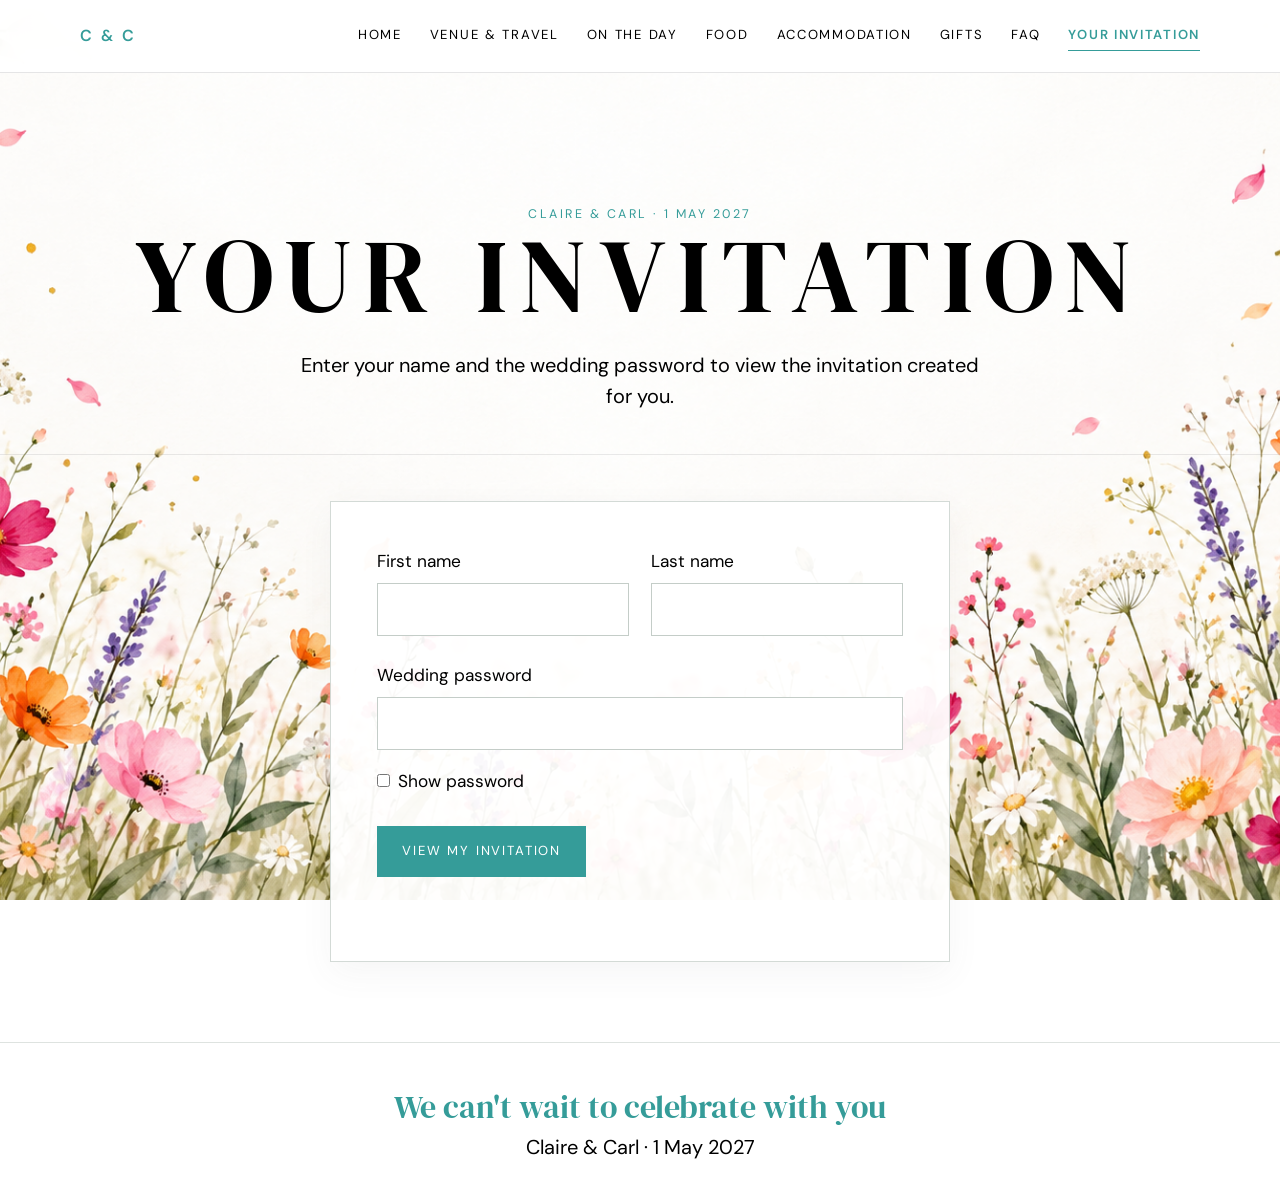
<file: index.html>
<!doctype html>
<html lang="en">
<head>
  <meta charset="utf-8">
  <script>document.documentElement.classList.add('has-js', 'guest-auth-pending');</script>
  <meta name="viewport" content="width=device-width, initial-scale=1">
  <meta name="theme-color" content="#ffffff">
  <meta name="description" content="Claire and Carl's wedding — 1 May 2027">
  <title>Home | Claire & Carl</title>

  <link rel="icon" href="/favicon.ico" sizes="any">
  <link rel="icon" type="image/png" sizes="32x32" href="/favicon-32x32.png">
  <link rel="icon" type="image/png" sizes="16x16" href="/favicon-16x16.png">
  <link rel="apple-touch-icon" href="/apple-touch-icon.png">

  <link rel="stylesheet" href="styles.css">
  <script src="script.js" defer></script>
</head>

<body class="theme-home">

  <header class="site-header">
    <nav class="nav" aria-label="Primary navigation">
      <a class="brand" href="index.html">C & C</a>
      <button class="menu-button" type="button" aria-expanded="false">Menu</button>
      <div class="nav-links">
        <a href="index.html" aria-current="page">Home</a>
        <a href="venue.html">Venue &amp; Travel</a>
        <a href="on-the-day.html">On The Day</a>
        <a href="/food.html">Food</a>
        <a href="accommodation.html">Accommodation</a>
        <a href="gifts.html">Gifts</a>
        <a href="faq.html">FAQ</a>
        <a href="/invitation/">Your Invitation</a>
      </div>
    </nav>
  </header>

  <main>
    <!-- HOMEPAGE HERO -->
    <section class="hero">
      <div class="hero-card">
        <p class="kicker">We can't wait to celebrate with you</p>
        <h1 class="display">Carl <span class="script">&amp;</span> Claire</h1>
        <p class="kicker" style="margin-top:34px"></p>
        <p class="date">1st May 2027</p>
      </div>
    </section>

    <!-- OUR STORY -->
    <section class="section section-surface surface-blush">
      <p class="eyebrow">Our story</p>
      <h2 class="section-title">How we got here</h2>
      <p class="lead">
        Carl and Claire first met on Claire’s birthday night out
        in Sheffield in 2024, where their first interaction
        consisted of Claire telling Carl off for wishing her a
        happy birthday four days too early! After seeing a
        Rammstein cover band, Carl returned to his home in
        Bracknell until their paths crossed again at the Rail Ale
        Festival a few weeks later.
      </p>
      <p>
        There, Carl and Claire were able to relax and get to know
        each other over numerous ales, connecting over WhatsApp
        stickers and mead. A bond was formed, though romance
        wasn’t on the cards just yet.
      </p>
      <p>
        After a couple of failed relationships, Carl and Claire
        maintained a close friendship underpinned by a mutual care
        for one another. Despite Carl holding a torch for Claire,
        it took the gift of a tray of flapjack for her to realise
        what she had in front of her. In June 2025, after a day
        out with Harper, she took the leap and declared her
        feelings for Carl.
      </p>
      <p class="scroll-note">The proposal</p>
      <p class="lead">
        On a cold and drizzly day in Sheffield, Claire and Harper
        stood, wrapped up against the elements, eagerly waiting
        for Carl to complete the Sheffield Half Marathon. As he
        finally crossed the finish line, Claire couldn't help
        but think he looked surprisingly chipper for someone who
        had just run 13.1 miles.
      </p>
      <p>
        Little did she know, his energy wasn't just runner's high.
        Carl was running on pure adrenaline and anticipation for
        the moment he had been planning all along.
      </p>
      <p>
        Upon rushing over to greet Claire and Harper, Carl
        immediately dropped down to one knee. To Claire's
        absolute surprise, it wasn't from sheer exhaustion:
        he was asking her to marry him. It is safe to say that
        the O2 Academy bus shelter has never seen romance
        quite like it before.
      </p>
    </section>

    <!-- OUR STORY IN PICTURES -->
    <section class="section section-surface surface-ivory">
      <p class="eyebrow">Our memories</p>
      <h2 class="section-title">Our Story in Pictures</h2>
      <div class="photo-grid">
        <figure class="photo-card"><img src="images/3.jpg" alt="Claire and Carl"><figcaption class="photo-caption">Amsterdam 2025</figcaption></figure>
        <figure class="photo-card"><img src="images/4.jpg" alt="Claire and Carl"><figcaption class="photo-caption">Bearded Theory 2026</figcaption></figure>
        <figure class="photo-card"><img src="images/2.jpg" alt="Claire and Carl"><figcaption class="photo-caption">Curbar Edge 2026</figcaption></figure>
        <figure class="photo-card"><img src="images/6.jpg" alt="Claire and Carl"><figcaption class="photo-caption">Mablethorpe 2026</figcaption></figure>
        <figure class="photo-card"><img src="images/5.jpg" alt="Claire and Carl"><figcaption class="photo-caption">Curbar Edge 2026</figcaption></figure>
        <figure class="photo-card"><img src="images/7.jpg" alt="Claire and Carl"><figcaption class="photo-caption">Dinas Dinlle 2025</figcaption></figure>
        <figure class="photo-card"><img src="images/8.jpg" alt="Claire and Carl"><figcaption class="photo-caption">Rail Ale Festival 2024</figcaption></figure>
        <figure class="photo-card"><img src="images/9.jpg" alt="Claire and Carl"><figcaption class="photo-caption">The Night They Met - Mörderstein gig 2024</figcaption></figure>
      </div>
    </section>
  </main>

  <footer class="site-footer">
    <p class="footer-script">We can't wait to celebrate with you</p>
    <p>Claire & Carl · 1 May 2027</p>
  </footer>
</body>
</html>
</file>
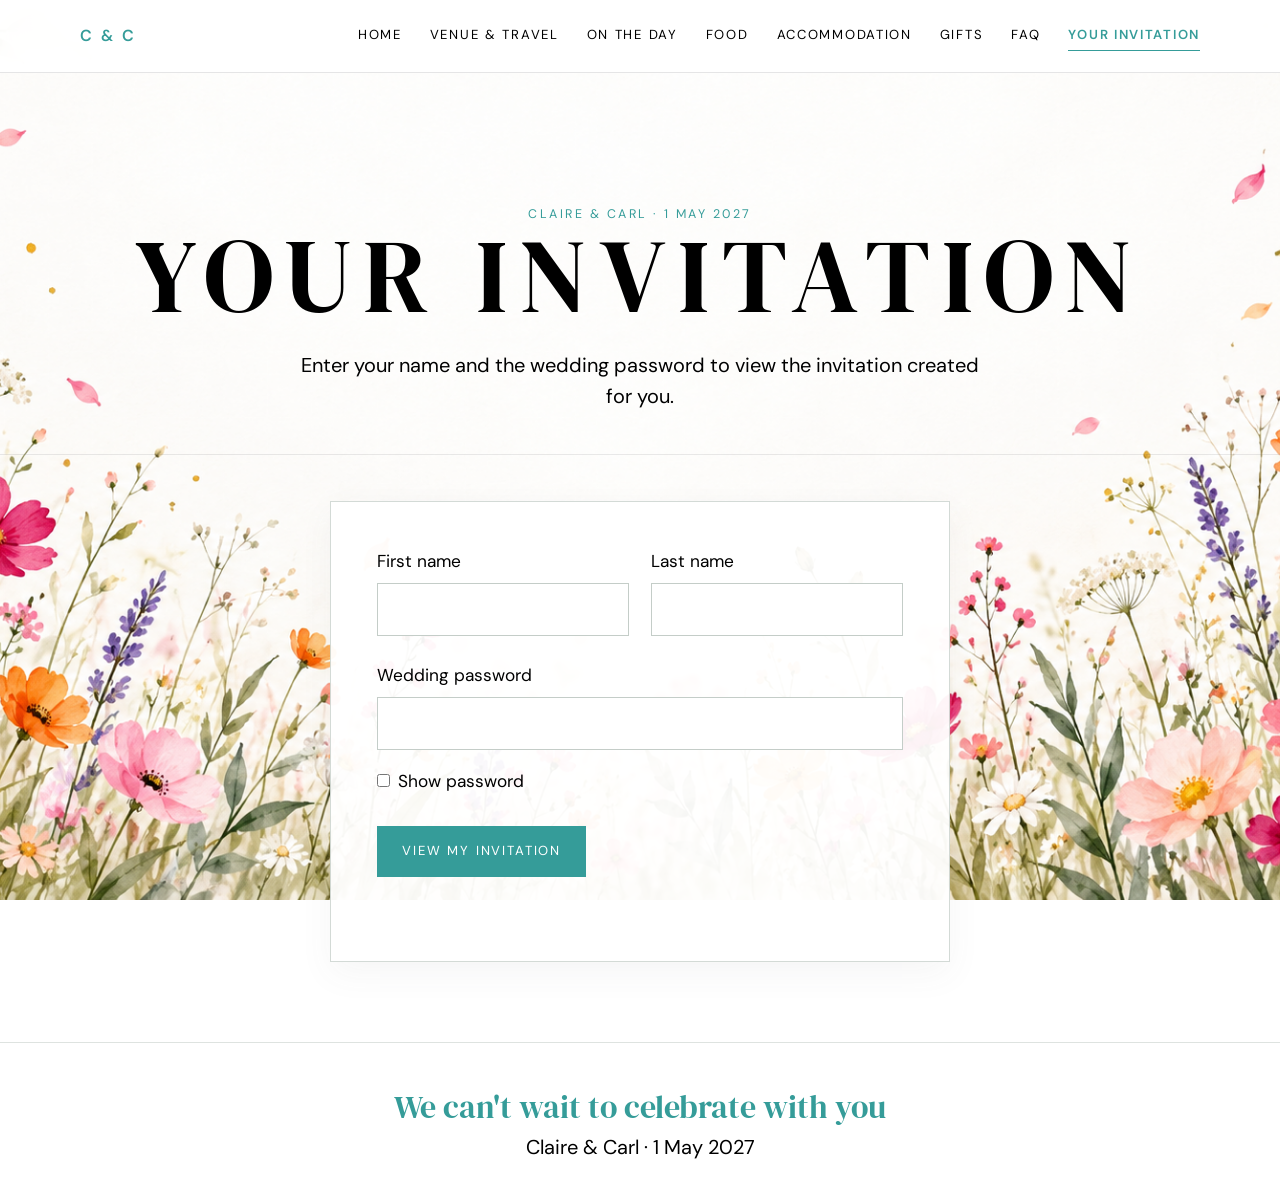
<file: invitation/index.html>
<!doctype html>
<html lang="en">
<head>
  <meta charset="utf-8">
  <script>document.documentElement.classList.add('has-js');</script>
  <meta name="viewport" content="width=device-width, initial-scale=1">
  <meta name="description" content="Your invitation to Claire and Carl's wedding — 1 May 2027">
  <meta name="theme-color" content="#ffffff">
  <title>Your Invitation | Claire & Carl</title>

  <link rel="icon" href="/favicon.ico" sizes="any">
  <link rel="icon" type="image/png" sizes="32x32" href="/favicon-32x32.png">
  <link rel="icon" type="image/png" sizes="16x16" href="/favicon-16x16.png">
  <link rel="apple-touch-icon" href="/apple-touch-icon.png">

  <link rel="stylesheet" href="/styles.css">
  <script src="/script.js" defer></script>

  <style>
    [hidden] {
      display: none !important;
    }

    .invitation-page {
      overflow-x: hidden;
    }

    .invitation-login-hero {
      padding-bottom: 42px;
    }

    .invitation-login-wrap {
      width: min(620px, calc(100% - 36px));
      margin: 0 auto;
      padding: 46px 0 80px;
    }

    .login-card {
      border: 1px solid var(--line);
      background: rgba(255,255,255,.95);
      padding: clamp(26px, 5vw, 46px);
    }

    .login-card .rsvp-form {
      border-top: 0;
      padding-top: 0;
    }

    .password-visibility {
      display: inline-flex;
      align-items: center;
      gap: 8px;
      margin-top: 10px;
      color: var(--muted);
      font-size: .92rem;
      cursor: pointer;
      user-select: none;
    }

    .password-visibility input {
      width: auto;
      margin: 0;
    }

    .invitation-shell {
      width: min(920px, calc(100% - 36px));
      margin: 0 auto;
      padding: 54px 0 90px;
    }

    /* Personalised welcome panel */
    .invitation-page .guest-greeting {
      display: flex;
      justify-content: space-between;
      align-items: center;
      gap: 20px;
      background: #bfe7e3 !important;
      background-image: none !important;
      border: 2px solid #359c99;
      border-left: 6px solid #359c99;
      border-radius: 8px;
      padding: 28px;
      margin-bottom: 30px;
      box-shadow: 0 5px 18px rgba(53, 156, 153, 0.18);
    }

    .invitation-page .guest-greeting p {
      margin: 0;
      color: #263c3a;
      font-size: 1.15rem;
      line-height: 1.6;
    }

    .invitation-page .guest-greeting strong {
      font-weight: 700;
      color: #287d7a;
    }

    #invitation-view {
      scroll-margin-top: 120px;
    }

    .text-button {
      border: 0;
      border-bottom: 1px solid currentColor;
      background: transparent;
      color: var(--accent);
      padding: 2px 0;
      font: inherit;
      font-size: .9rem;
      cursor: pointer;
    }

    .invitation-card {
      position: relative;
      border: 1px solid var(--line);
      background: rgba(255,255,255,.95);
      padding: clamp(34px, 7vw, 76px) clamp(24px, 7vw, 70px);
      text-align: center;
      box-shadow: 0 18px 45px rgba(23,23,23,.05);
    }

    .invitation-card::before,
    .invitation-card::after {
      content: "";
      position: absolute;
      width: 76px;
      height: 1px;
      background: var(--accent);
      top: 34px;
    }

    .invitation-card::before {
      left: 34px;
    }

    .invitation-card::after {
      right: 34px;
    }

    .invitation-owner-label {
      margin: 0 0 14px;
      text-transform: uppercase;
      letter-spacing: .2em;
      font-size: .74rem;
    }

 .invitation-party {
  margin: 0;
  font-family: "Bebas Neue", Impact, sans-serif;
  font-size: clamp(2.6rem, 8vw, 5.4rem);
  line-height: .95;
  font-weight: 400;
  text-transform: uppercase;
}

   .invitation-script {
  margin: 14px 0 12px;
  font-family: "DM Serif Display", Georgia, serif;
  font-size: clamp(2.6rem, 7vw, 4.6rem);
  line-height: 1;
  font-weight: 400;
  font-style: italic;
  color: var(--accent);
}
  
   .invite-type-pill {
  display: inline-block;
  margin-top: 22px;
  background: var(--accent);
  color: #ffffff;
  border: 1px solid var(--accent);
  padding: 11px 20px 10px;
  text-transform: uppercase;
  letter-spacing: .14em;
  font-size: .86rem;
  font-weight: 600;
}

    .invitation-copy {
      max-width: 620px;
      margin: 24px auto 0;
      color: var(--muted);
      font-size: 1.12rem;
    }

    .invitation-date {
      margin: 24px 0 0;
      text-transform: uppercase;
      letter-spacing: .15em;
      font-size: 1rem;
    }

    .plans-grid {
      display: grid;
      grid-template-columns: repeat(3, 1fr);
      gap: 18px;
      margin-top: 24px;
    }

    .plan-card {
      border: 1px solid var(--line);
      padding: 24px;
      background: rgba(255,255,255,.94);
    }

    .plan-card p {
      margin: 0;
      color: var(--muted);
    }

    .plan-card strong {
      display: block;
      margin-top: 4px;
      font-size: 1.35rem;
      font-weight: 500;
      color: var(--ink);
    }

    .dashboard-section {
      padding-top: 58px;
    }

    .dashboard-section + .dashboard-section {
      margin-top: 56px;
      border-top: 1px solid var(--line);
    }

    /* Put saved RSVP status ahead of invitation details. */
    .invitation-shell.rsvp-first #rsvp-section {
      padding-top: 12px;
      margin-top: 0;
      border-top: 0;
    }


    .dashboard-section h2 {
      margin: 0 0 12px;
      font-family: "DM Serif Display", Georgia, serif;
      font-size: clamp(2.1rem, 5vw, 3.4rem);
      line-height: 1;
      font-weight: 400;
    }

    .dashboard-section > p {
      max-width: 680px;
      margin: 0;
      color: var(--muted);
    }

    .guest-list {
      list-style: none;
      padding: 0;
      margin: 28px 0 0;
      border-top: 1px solid var(--line);
    }

    .guest-list li {
      display: flex;
      justify-content: space-between;
      gap: 20px;
      padding: 16px 0;
      border-bottom: 1px solid var(--line);
    }

    .guest-list span:last-child {
      color: var(--muted);
      font-size: .9rem;
    }

    .rsvp-panel {
      margin-top: 30px;
      padding: clamp(24px, 5vw, 42px);
      border: 1px solid var(--line);
      background: rgba(255,255,255,.95);
    }

    .rsvp-panel .rsvp-form {
      border-top: 0;
      padding-top: 0;
    }

    .response-panel {
      margin-top: 30px;
      padding: clamp(26px, 5vw, 42px);
      background: var(--soft);
      border-left: 2px solid var(--accent);
    }

    .response-panel h3 {
      margin: 0 0 10px;
      font-family: "DM Serif Display", Georgia, serif;
      font-size: 2rem;
      font-weight: 400;
    }

    .response-panel p {
      margin: 8px 0 0;
    }

    .action-row {
      display: flex;
      flex-wrap: wrap;
      gap: 12px;
      margin-top: 26px;
    }

    .action-row .button,
    .action-row .map-link {
      margin-top: 0;
    }

    .button.secondary {
      background: transparent;
      color: var(--accent);
      border-color: var(--accent);
    }

    .button.secondary:hover {
      background: var(--accent);
      color: var(--paper-light);
    }

    .nav-invitation-priority {
      font-weight: 600;
    }

    /* Guests who declined only see their invitation and saved RSVP. */
    body.invitation-declined .site-header {
      display: none !important;
    }
    body.invitation-declined #rsvp-panel,
    body.invitation-declined #continue-page-button {
      display: none !important;
    }

    @media (max-width: 820px) {
      .plans-grid {
        grid-template-columns: 1fr;
      }

      .nav-links .nav-invitation-priority {
        order: -1;
      }

      .guest-greeting {
        align-items: flex-start;
        flex-direction: column;
      }
    }

@media (max-width: 560px) {
  .invitation-login-wrap,
  .invitation-shell {
    width: min(100% - 28px, 920px);
  }

  .guest-greeting {
    padding: 22px 20px;
    gap: 14px;
  }

  .guest-greeting p {
    font-size: 1rem;
    line-height: 1.6;
  }

  .invitation-card::before,
  .invitation-card::after {
    width: 42px;
    top: 24px;
  }

  .invitation-card::before {
    left: 20px;
  }

  .invitation-card::after {
    right: 20px;
  }

  .guest-list li {
    flex-direction: column;
    gap: 2px;
  }
}

    @media (prefers-reduced-motion: reduce) {
      html {
        scroll-behavior: auto;
      }

      *,
      *::before,
      *::after {
        animation-duration: .01ms !important;
        animation-iteration-count: 1 !important;
        transition-duration: .01ms !important;
      }
    }
    /* Invitation page typography */
.invitation-page {
  font-family: "DM Sans", Arial, sans-serif;
}

.invitation-page .page-hero h1,
.invitation-page .invitation-party,
.invitation-page .invitation-script,
.invitation-page .dashboard-section h2,
.invitation-page .response-panel h3 {
  font-family: "DM Serif Display", Georgia, serif;
}
  </style>
</head>

<body class="invitation-page theme-invitation">

  <header class="site-header">
    <nav class="nav" aria-label="Primary navigation">

      <a class="brand" href="/">C & C</a>

      <button
        class="menu-button"
        type="button"
        aria-expanded="false"
        aria-controls="primary-navigation">
        Menu
      </button>

     
<div class="nav-links" id="primary-navigation">
    <a href="/index.html">Home</a>
    <a href="/venue.html">Venue &amp; Travel</a>
    <a href="/on-the-day.html">On The Day</a>
    <a href="/food.html">Food</a>
    <a href="/accommodation.html">Accommodation</a>
    <a href="/gifts.html">Gifts</a>
    <a href="/faq.html">FAQ</a>
    <a href="/invitation/" id="invitation-nav-label" class="nav-invitation-priority" aria-current="page">Your Invitation</a>
</div>


    </nav>
  </header>

  <main>

    <div id="login-view">

      <section class="page-hero invitation-login-hero">
        <p class="eyebrow">Claire & Carl · 1 May 2027</p>
        <h1>Your Invitation</h1>
        <p>
          Enter your name and the wedding password to view the invitation
          created for you.
        </p>
      </section>

      <section class="invitation-login-wrap">

        <div class="login-card">

          <form id="invite-login" class="rsvp-form">

            <div class="form-grid">

              <div class="form-field">
                <label for="first-name">First name</label>
                <input
                  id="first-name"
                  type="text"
                  autocomplete="given-name"
                  required>
              </div>

              <div class="form-field">
                <label for="last-name">Last name</label>
                <input
                  id="last-name"
                  type="text"
                  autocomplete="family-name"
                  required>
              </div>

              <div class="form-field form-field-full">

                <label for="invite-password">Wedding password</label>

                <input
                  id="invite-password"
                  type="password"
                  autocomplete="current-password"
                  required>

                <label
                  class="password-visibility"
                  for="show-password">

                  <input
                    id="show-password"
                    type="checkbox">

                  <span>Show password</span>
                </label>

              </div>

            </div>

            <button
              class="submit-button"
              type="submit">
              View my invitation
            </button>

            <p
              id="login-status"
              class="password-error"
              aria-live="polite">
            </p>

          </form>

        </div>

      </section>

    </div>


    <section
      id="invitation-view"
      class="invitation-shell"
      hidden>

      <div class="guest-greeting">

        <p id="welcome-text"></p>

        <button
          id="sign-out-button"
          type="button"
          class="text-button">
          Not you? Sign out
        </button>

      </div>


      <article
        class="invitation-card"
        aria-labelledby="invitation-party">

        <p class="invitation-owner-label">
          This invitation belongs to
        </p>

        <h1
          id="invitation-party"
          class="invitation-party">
        </h1>

        <p class="invitation-script">
          You're invited!
        </p>

        <span
          id="invite-type-pill"
          class="invite-type-pill">
        </span>

        <p
          id="invitation-copy"
          class="invitation-copy">
        </p>

        <p class="invitation-date">
          Saturday · 1 May · 2027
        </p>

      </article>


      <div
        class="plans-grid"
        aria-label="Your wedding plans">

        <div class="plan-card">
          <p>Your invitation</p>
          <strong id="plan-invite-type"></strong>
        </div>

        <div class="plan-card">
          <p>Please arrive</p>
          <strong id="plan-arrival"></strong>
        </div>

        <div class="plan-card">
          <p>People invited</p>
          <strong id="plan-guest-count"></strong>
        </div>

      </div>


      <br>


      <section
        class="dashboard-section"
        aria-labelledby="included-heading">

        <p class="eyebrow">
          Your party
        </p>

        <h2 id="included-heading">
          Who is included
        </h2>

        <p>
          These are the people covered by this invitation.
        </p>

        <ul
          id="invited-guest-list"
          class="guest-list">
        </ul>

      </section>


      <section
        id="rsvp-section"
        class="dashboard-section"
        aria-labelledby="rsvp-heading">

        <p class="eyebrow">
          Your response
        </p>

        <h2 id="rsvp-heading">
          RSVP
        </h2>

        <p id="rsvp-intro">
          Please confirm who from your party will be joining us to celebrate
          by 1st February 2027. Change of plans? No worries at all - you’re
          welcome to pop back to this page and update your details anytime
          before the deadline.
        </p>


        <div
          id="rsvp-panel"
          class="rsvp-panel">

          <form
            id="rsvp-form"
            class="rsvp-form"
            action="https://api.carlandclaire.co.uk/rsvp"
            method="POST">

            <input
              type="hidden"
              name="_subject"
              value="New wedding RSVP">

            <input
              type="hidden"
              id="party-name"
              name="Invitation party">

            <input
              type="hidden"
              id="invite-type"
              name="Invite type">

            <input
              type="hidden"
              id="selected-guests"
              name="Guests attending">

            <input
              type="hidden"
              id="login-name"
              name="Logged in as">

            <input
              type="hidden"
              id="login-first-name"
              name="Logged in first name">

            <input
              type="hidden"
              id="session-token"
              name="Session token">

            <input
              type="hidden"
              id="submission-id"
              name="Submission ID">


            <div class="form-grid">

              <div class="form-field form-field-full">

                <label for="email">
                  Email address
                </label>

                <input
                  id="email"
                  name="Email"
                  type="email"
                  autocomplete="email"
                  required>

              </div>


              <fieldset class="form-field form-field-full">

                <legend>
                  Please confirm your attendance
                </legend>

                <label class="radio-option">

                  <input
                    type="radio"
                    name="Attending"
                    value="Yes"
                    required>

                  <span>Attending</span>

                </label>

                <label class="radio-option">

                  <input
                    type="radio"
                    name="Attending"
                    value="No"
                    required>

                  <span>Not attending</span>

                </label>

              </fieldset>


              <fieldset
                id="guest-fieldset"
                class="form-field form-field-full">

                <legend>
                  Who is this RSVP for?
                </legend>

                <p class="optional">
                  Please select everyone you are confirming for.
                </p>

                <div id="guest-options"></div>

              </fieldset>


              <div class="form-field form-field-full">

                <label for="dietary">
                  Dietary requirements or allergies
                </label>

                <textarea
                  id="dietary"
                  name="Dietary requirements"
                  rows="4"
                  placeholder="Known requirements will appear here automatically. You can edit them before submitting."></textarea>

              </div>


              <div class="form-field">

                <label for="phone">
                  Phone number
                  <span class="optional">(optional)</span>
                </label>

                <input
                  id="phone"
                  name="Phone number"
                  type="tel"
                  autocomplete="tel">

              </div>


              <div class="form-field form-field-full">

                <label for="message">
                  Message for Claire and Carl
                  <span class="optional">(optional)</span>
                </label>

                <textarea
                  id="message"
                  name="Message"
                  rows="4"></textarea>

              </div>

            </div>


            <button
              class="submit-button"
              type="submit">
              Send RSVP
            </button>

          </form>

        </div>


        <div
          id="response-panel"
          class="response-panel"
          hidden
          tabindex="-1"
          aria-live="polite">

          <h3 id="response-heading">
            Thank you!
          </h3>

          <p id="response-text"></p>

          <p id="response-follow-up">
            Your response has been sent.
          </p>

          <p class="optional" style="margin-top: 16px;">
            You should receive a confirmation email shortly.
            If you can't find it, please check your spam or junk folder.
          </p>

          <a id="continue-page-button" class="button secondary" href="/" hidden>
            Continue to the page you requested
          </a>

          <button
            id="edit-response-button"
            class="button secondary"
            type="button">
            Change this response
          </button>

        </div>

      </section>


      <section
        class="dashboard-section"
        aria-labelledby="useful-heading">

        <p class="eyebrow">
          Useful information
        </p>

        <h2 id="useful-heading">
          Plan your day
        </h2>

        <p>
          Everything else you need is still available across the wedding
          website.
        </p>

        <div class="action-row">

          <a
            class="button"
            href="/on-the-day.html">
            On the day
          </a>

          <a
            class="button"
            href="/venue.html">
            Venue & Travel
          </a>

          <a
            class="button"
            href="/faq.html">
            FAQs
          </a>

        </div>

      </section>

    </section>

  </main>


  <footer class="site-footer">

    <p class="footer-script">
      We can't wait to celebrate with you
    </p>

    <p>
      Claire & Carl · 1 May 2027
    </p>

  </footer>


  <script>

    const WORKER_LOGIN_URL =
      "https://api.carlandclaire.co.uk/login";

    const WORKER_RSVP_URL =
      "https://api.carlandclaire.co.uk/rsvp";

    const WORKER_INVITATION_URL =
      "https://api.carlandclaire.co.uk/invitation";

    const STORAGE_KEY =
      "carl-claire-your-invitation-v1";

    // Only accept a same-site return destination supplied by the access gate.
    function requestedReturnPath() {
      const raw = new URLSearchParams(window.location.search).get("next");
      if (!raw || !raw.startsWith("/") || raw.startsWith("//")) return null;
      try {
        const url = new URL(raw, window.location.origin);
        if (url.origin !== window.location.origin ||
            url.pathname.startsWith("/invitation")) return null;
        return url.pathname + url.search + url.hash;
      } catch {
        return null;
      }
    }

    function returnAfterRsvpIfAppropriate(data) {
      const destination = requestedReturnPath();
      if (!destination || !data?.rsvp || data.rsvp.attending === "No") return false;
      window.location.replace(destination);
      return true;
    }


    const INVITE_DETAILS = {

      Day: {
        label: "Day invitation",
        arrival: "1:00–1:30 PM",
        copy:
          "We would love you to join us for the ceremony and celebrate with us throughout the day and evening."
      },

      Evening: {
        label: "Evening invitation",
        arrival: "7:00 PM onwards",
        copy:
          "We would love you to join us for the evening celebration, with music, food and plenty of dancing."
      }

    };


    const UNIQUE_FIRST_NAMES = {
          "andrea": "pickering",
          "andrew": "barr",
          "anna": "desalvo",
          "anne": "wall",
          "anya": "pickering",
          "arwel": "williams",
          "ben": "unwin",
          "buster": "dickinson",
          "camilla": "dickinson",
          "carl": "potter",
          "carrie": "potter-williams",
          "dakota": "smith",
          "daniel": "doughty",
          "darcie": "pickering",
          "debbie": "unwin",
          "eben": "howe",
          "eirlys": "potter",
          "ellen": "smith",
          "emily": "cotton",
          "erin": "jeffries",
          "evie-mair": "potter",
          "fiona": "potter",
          "frank": "dickinson",
          "gemma": "stokes",
          "harper": "unwin",
          "ian": "potter",
          "iris": "potter",
          "jamie": "unwin",
          "jane": "potter",
          "jean": "potter",
          "jody": "smith",
          "joe": "casey",
          "joel": "mcavenne",
          "julie": "bennett",
          "karen": "unwin",
          "kathryn": "potter",
          "katie": "davies",
          "kyle": "potter",
          "leonie": "fiveash",
          "lindsey": "norton",
          "lisa": "potter",
          "lizzie": "pidd",
          "marc": "tait",
          "mark": "potter",
          "matthew": "potter",
          "maxwell": "potter-williams",
          "mick": "potter",
          "neil": "perkins",
          "pat": "fidler",
          "pete": "owen",
          "phoebe": "potter",
          "richard": "unwin",
          "rowena": "doughty",
          "sally": "le brun",
          "andré": "le brun",
          "mirabelle": "le brun",
          "samuel": "unwin",
          "scott": "openshaw",
          "sid": "morris",
          "sioned": "perkins",
          "sophie": "norton",
          "stella": "wall",
          "summer": "wilson-williams",
          "thomas": "tracy",
          "tilly": "wynne-thompson",
          "tomos": "potter",
          "tony": "potter",
          "tristan": "pickering",
          "vicki": "lloyd",
          "waleed": "gamal",
          "will": "unwin",
          "zac": "gaskell"
    };


    const loginView =
      document.getElementById("login-view");

    const invitationView =
      document.getElementById("invitation-view");

    const loginForm =
      document.getElementById("invite-login");

    const firstNameInput =
      document.getElementById("first-name");

    const lastNameInput =
      document.getElementById("last-name");

    const passwordInput =
      document.getElementById("invite-password");

    const showPasswordToggle =
      document.getElementById("show-password");

    const loginStatus =
      document.getElementById("login-status");

    const signOutButton =
      document.getElementById("sign-out-button");

    const invitationNavLabel =
      document.getElementById("invitation-nav-label");


    const partyHeading =
      document.getElementById("invitation-party");

    const inviteTypePill =
      document.getElementById("invite-type-pill");

    const invitationCopy =
      document.getElementById("invitation-copy");

    const welcomeText =
      document.getElementById("welcome-text");

    const planInviteType =
      document.getElementById("plan-invite-type");

    const planArrival =
      document.getElementById("plan-arrival");

    const planGuestCount =
      document.getElementById("plan-guest-count");

    const invitedGuestList =
      document.getElementById("invited-guest-list");


    const rsvpPanel =
      document.getElementById("rsvp-panel");

    const rsvpIntro = document.getElementById("rsvp-intro");
    const originalRsvpIntro = rsvpIntro.textContent;

    const rsvpForm =
      document.getElementById("rsvp-form");

    const guestOptions =
      document.getElementById("guest-options");

    const guestFieldset =
      document.getElementById("guest-fieldset");

    const emailInput =
      document.getElementById("email");

    const dietaryTextarea =
      document.getElementById("dietary");

    const phoneInput =
      document.getElementById("phone");

    const messageInput =
      document.getElementById("message");

    const selectedGuestsInput =
      document.getElementById("selected-guests");

    const partyInput =
      document.getElementById("party-name");

    const inviteTypeInput =
      document.getElementById("invite-type");

    const loginNameInput =
      document.getElementById("login-name");

    const loginFirstNameInput =
      document.getElementById("login-first-name");

    const sessionTokenInput =
      document.getElementById("session-token");

    const submissionIdInput =
      document.getElementById("submission-id");

    const attendanceRadios =
      document.querySelectorAll(
        'input[name="Attending"]'
      );

    const responsePanel =
      document.getElementById("response-panel");

    const responseHeading =
      document.getElementById("response-heading");

    const responseText =
      document.getElementById("response-text");

    const responseFollowUp =
      document.getElementById("response-follow-up");

    const editResponseButton =
      document.getElementById("edit-response-button");

    const continuePageButton =
      document.getElementById("continue-page-button");

    const requestedPage = requestedReturnPath();
    if (requestedPage) {
      continuePageButton.href = requestedPage;
    }

    const rsvpSection = document.getElementById("rsvp-section");
    const invitationCard = invitationView.querySelector(".invitation-card");
    const usefulSection = document.getElementById("useful-heading").closest(".dashboard-section");

    function placeRsvpSectionFirst(hasResponded) {
      invitationView.classList.toggle("rsvp-first", Boolean(hasResponded));
      if (hasResponded) {
        // Keep the welcome/sign-out controls first, then the RSVP status.
        invitationView.insertBefore(rsvpSection, invitationCard);
      } else {
        // Keep the original invitation-first layout for guests yet to RSVP.
        invitationView.insertBefore(rsvpSection, usefulSection);
      }
    }


    // Declined parties can review their saved response, but cannot browse
    // the other pages or amend their RSVP. The Worker also enforces the lock.
    function applyDeclinedPageRestriction(data) {
      const declined = data?.rsvp?.attending === "No";
      document.body.classList.toggle("invitation-declined", declined);
      usefulSection.hidden = declined;
      continuePageButton.hidden = declined || !requestedPage;
      if (declined) {
        editResponseButton.hidden = true;
        rsvpPanel.hidden = true;
      }
    }

    let invitation = null;
    let dietaryWasEdited = false;


    showPasswordToggle.addEventListener(
      "change",
      () => {

        passwordInput.type =
          showPasswordToggle.checked
            ? "text"
            : "password";

      }
    );


    function thankYouFirstName(data) {

      if (data.loginFirstName) {

        const first =
          data.loginFirstName
            .trim()
            .split(/\s+/)[0];

        return first.replace(
          /\b[a-z]/g,
          letter => letter.toUpperCase()
        );

      }

      if (
        data.loginDisplayName ===
        "Auntie Pat"
      ) {
        return "Pat";
      }

      return (
        data.loginDisplayName || ""
      )
        .trim()
        .split(/\s+/)[0] || "there";

    }


    function titleCaseName(value) {

      return value
        .split("-")
        .map(
          part =>
            part
              ? part[0].toUpperCase() +
                part.slice(1)
              : part
        )
        .join("-");

    }


    function autofillLastName() {

      const firstName =
        firstNameInput.value
          .trim()
          .toLowerCase();

      const uniqueLastName =
        UNIQUE_FIRST_NAMES[firstName];


      if (uniqueLastName) {

        lastNameInput.value =
          titleCaseName(
            uniqueLastName
          );

        lastNameInput.dataset.autofilled =
          "true";

      } else if (
        lastNameInput.dataset.autofilled ===
        "true"
      ) {

        lastNameInput.value = "";

        lastNameInput.dataset.autofilled =
          "false";

      }

    }


    firstNameInput.addEventListener(
      "input",
      autofillLastName
    );

    firstNameInput.addEventListener(
      "change",
      autofillLastName
    );

    lastNameInput.addEventListener(
      "input",
      () => {

        lastNameInput.dataset.autofilled =
          "false";

      }
    );


    function rememberInvitation(data) {

      localStorage.setItem(
        STORAGE_KEY,
        JSON.stringify(data)
      );

    }


    function clearRememberedInvitation() {

      localStorage.removeItem(
        STORAGE_KEY
      );

    }


    function checkedGuestNames() {

      return [
        ...guestOptions.querySelectorAll(
          'input[type="checkbox"]:checked'
        )
      ]
        .map(input => input.value);

    }


    function updateSelectedGuests() {

      const names =
        checkedGuestNames();

      selectedGuestsInput.value =
        names.length
          ? names.join(", ")
          : "None";

    }


    function buildDietaryText() {

      const selectedNames =
        checkedGuestNames();

      const lines =
        invitation.guests

          .filter(
            guest =>
              selectedNames.includes(
                guest.name
              )
          )

          .filter(
            guest =>
              guest.dietary &&
              guest.dietary.toLowerCase() !==
                "none"
          )

          .map(
            guest =>
              `${guest.dietary} — ${guest.name}`
          );


      return lines.length
        ? lines.join("\n")
        : "None";

    }


    function updateDietary(
      force = false
    ) {

      if (
        !dietaryWasEdited ||
        force
      ) {

        dietaryTextarea.value =
          buildDietaryText();

        dietaryWasEdited =
          false;

      }

    }


    dietaryTextarea.addEventListener(
      "input",
      () => {

        dietaryWasEdited =
          true;

      }
    );


    function setGuestSelectionEnabled(
      enabled
    ) {

      guestOptions
        .querySelectorAll(
          'input[type="checkbox"]'
        )
        .forEach(input => {

          input.disabled =
            !enabled;

          if (!enabled) {
            input.checked = false;
          }

        });


      guestFieldset.hidden =
        !enabled;

      updateSelectedGuests();
      updateDietary(true);

    }


    function renderGuestOptions(data) {

      guestOptions.innerHTML =
        "";


      data.guests.forEach(
        (guest, index) => {

          const label =
            document.createElement(
              "label"
            );

          label.className =
            "radio-option";


          const checkbox =
            document.createElement(
              "input"
            );

          checkbox.type =
            "checkbox";

          checkbox.value =
            guest.name;

          checkbox.id =
            `invited-guest-${index}`;

          checkbox.checked =
            guest.name ===
            data.loginDisplayName;


          checkbox.addEventListener(
            "change",
            () => {

              updateSelectedGuests();
              updateDietary(true);

            }
          );


          const text =
            document.createElement(
              "span"
            );

          text.textContent =
            guest.personType ===
            "Child"

              ? `${guest.name} (child)`

              : guest.name;


          label.appendChild(
            checkbox
          );

          label.appendChild(
            text
          );

          guestOptions.appendChild(
            label
          );

        }
      );

    }


    function formatSavedDate(value) {

      if (!value) {
        return "";
      }


      const date =
        new Date(value);


      if (
        Number.isNaN(
          date.getTime()
        )
      ) {
        return "";
      }


      return new Intl.DateTimeFormat(
        "en-GB",
        {

          day: "numeric",
          month: "long",
          year: "numeric",
          hour: "2-digit",
          minute: "2-digit"

        }
      ).format(date);

    }


    function prefillSavedRsvp(saved) {

      if (!saved) {
        return;
      }


      emailInput.value =
        saved.email || "";

      phoneInput.value =
        saved.phone || "";

      messageInput.value =
        saved.message || "";


      attendanceRadios.forEach(
        radio => {

          radio.checked =
            radio.value ===
            saved.attending;

        }
      );


      const isAttending =
        saved.attending === "Yes";

      const savedGuests =
        new Set(
          saved.guests || []
        );


      guestOptions
        .querySelectorAll(
          'input[type="checkbox"]'
        )
        .forEach(input => {

          input.checked =
            isAttending &&
            savedGuests.has(
              input.value
            );

          input.disabled =
            !isAttending;

        });


      guestFieldset.hidden =
        !isAttending;


      selectedGuestsInput.value =
        isAttending &&
        savedGuests.size

          ? [
              ...savedGuests
            ].join(", ")

          : "None";


      dietaryTextarea.value =
        saved.dietary ||
        "None";

      dietaryWasEdited =
        true;

    }


    function showSavedRsvp(saved) {

      if (!saved) {
        return;
      }


      prefillSavedRsvp(
        saved
      );


      if (
        saved.attending ===
        "Yes"
      ) {

        const names =
          saved.guests || [];


        responseHeading.textContent =
          "You're attending";


        responseText.textContent =
          names.length === 1

            ? `${names[0]} is confirmed for the wedding.`

            : `${names.join(", ")} are confirmed for the wedding.`;


        responseFollowUp.textContent =
          `Your RSVP is saved${
            saved.updatedAt
              ? ` · Last updated ${formatSavedDate(saved.updatedAt)}`
              : ""
          }.`;

      } else {

        responseHeading.textContent =
          "Response received";


        responseText.textContent =
          "You've let us know that nobody from this invitation will be attending.";


        responseFollowUp.textContent =
          `Your RSVP is saved${
            saved.updatedAt
              ? ` · Last updated ${formatSavedDate(saved.updatedAt)}`
              : ""
          }.`;

      }


      editResponseButton.textContent =
        "Update RSVP";

      const declined = saved.attending === "No";
      editResponseButton.hidden = declined;
      rsvpIntro.textContent = declined
        ? "You have declined this invitation. This response is final. If your circumstances change, please contact Claire or Carl directly."
        : "Your RSVP is saved. If your plans change, you can update your response below.";

      rsvpPanel.hidden =
        true;

      responsePanel.hidden =
        false;

      continuePageButton.hidden = !requestedPage;

    }


    function renderInvitation(
      data,
      shouldRemember = true
    ) {

      invitation =
        data;

      placeRsvpSectionFirst(Boolean(data.rsvp));


      const details =
        INVITE_DETAILS[
          data.inviteType
        ] ||
        INVITE_DETAILS.Day;


      const guestCount =
        data.guests.length;


welcomeText.replaceChildren();

const guestName = document.createElement("strong");
guestName.textContent = data.loginDisplayName;

welcomeText.append(
  document.createTextNode("Welcome, "),
  guestName,
  document.createTextNode(". This is your personal wedding page.")
);


      partyHeading.textContent =
        data.party;


      inviteTypePill.textContent =
        details.label;


      invitationCopy.textContent =
        details.copy;


      planInviteType.textContent =
        details.label;


      planArrival.textContent =
        details.arrival;


      planGuestCount.textContent =
        `${guestCount} ${
          guestCount === 1
            ? "person"
            : "people"
        }`;


      invitationNavLabel.textContent =
        "View Your Plans";


      invitedGuestList.innerHTML =
        "";


      data.guests.forEach(
        guest => {

          const item =
            document.createElement(
              "li"
            );

          const name =
            document.createElement(
              "span"
            );

          const type =
            document.createElement(
              "span"
            );


          name.textContent =
            guest.name;


          type.textContent =
            guest.personType ===
            "Child"

              ? "Child"

              : "Adult";


          item.appendChild(
            name
          );

          item.appendChild(
            type
          );

          invitedGuestList.appendChild(
            item
          );

        }
      );


      partyInput.value =
        data.party;

      inviteTypeInput.value =
        data.inviteType;

      loginNameInput.value =
        data.loginDisplayName;

      loginFirstNameInput.value =
        thankYouFirstName(data);

      sessionTokenInput.value =
        data.sessionToken || "";


      renderGuestOptions(
        data
      );

      updateSelectedGuests();

      updateDietary(true);


      if (data.rsvp) {

        showSavedRsvp(
          data.rsvp
        );

      } else {

        rsvpForm.reset();


        partyInput.value =
          data.party;

        inviteTypeInput.value =
          data.inviteType;

        loginNameInput.value =
          data.loginDisplayName;

        loginFirstNameInput.value =
          thankYouFirstName(data);

        sessionTokenInput.value =
          data.sessionToken || "";

        submissionIdInput.value =
          "";


        renderGuestOptions(
          data
        );

        updateSelectedGuests();

        updateDietary(true);


        responsePanel.hidden =
          true;

        rsvpPanel.hidden =
          false;

        editResponseButton.textContent =
          "Change this response";
        editResponseButton.hidden = false;
        rsvpIntro.textContent = originalRsvpIntro;

      }


      loginView.hidden =
        true;

      invitationView.hidden =
        false;

      applyDeclinedPageRestriction(data);


      if (shouldRemember) {

        rememberInvitation(
          data
        );

      }

    }


    loginForm.addEventListener(
      "submit",
      async event => {

        event.preventDefault();


        loginStatus.textContent =
          "";


        const submitButton =
          loginForm.querySelector(
            'button[type="submit"]'
          );


        const originalText =
          submitButton.textContent;


        submitButton.disabled =
          true;


        submitButton.textContent =
          "Finding your invitation…";


        try {

          const response =
            await fetch(
              WORKER_LOGIN_URL,
              {

                method: "POST",

                headers: {

                  "Content-Type":
                    "application/json",

                  "Accept":
                    "application/json"

                },

                cache:
                  "no-store",

                body:
                  JSON.stringify({

                    firstName:
                      firstNameInput.value,

                    lastName:
                      lastNameInput.value,

                    password:
                      document.getElementById(
                        "invite-password"
                      ).value

                  })

              }
            );


          if (!response.ok) {

            throw new Error(
              "Login failed"
            );

          }


          const data =
            await response.json();


          if (!data.loginFirstName) {

            data.loginFirstName =
              firstNameInput.value.trim();

          }


          renderInvitation(
            data
          );

          // Guests who already responded continue to their original page.
          if (returnAfterRsvpIfAppropriate(data)) return;

          invitationView.scrollIntoView({
  block: "start",
  behavior: "smooth"
});


        } catch {

          loginStatus.textContent =
            "We couldn't find a matching invitation. Check the spelling of your first and last name and make sure the wedding password is exactly right.";


        } finally {

          submitButton.disabled =
            false;

          submitButton.textContent =
            originalText;

        }

      }
    );


    signOutButton.addEventListener(
      "click",
      () => {

        clearRememberedInvitation();


        invitation =
          null;

        document.body.classList.remove("invitation-declined");
        usefulSection.hidden = false;
        placeRsvpSectionFirst(false);


        invitationView.hidden =
          true;

        loginView.hidden =
          false;


        invitationNavLabel.textContent =
          "Your Invitation";


        loginForm.reset();


        passwordInput.type =
          "password";


        showPasswordToggle.checked =
          false;


        rsvpForm.reset();


        responsePanel.hidden =
          true;

        rsvpPanel.hidden =
          false;


        lastNameInput.dataset.autofilled =
          "false";


        firstNameInput.focus();


        window.scrollTo({
          top: 0,
          behavior: "smooth"
        });

      }
    );


    attendanceRadios.forEach(
      radio => {

        radio.addEventListener(
          "change",
          () => {

            setGuestSelectionEnabled(
              radio.value ===
              "Yes"
            );


            if (
              radio.value ===
              "No"
            ) {

              selectedGuestsInput.value =
                "None";

              dietaryTextarea.value =
                "None";

              dietaryWasEdited =
                false;

            }

          }
        );

      }
    );


    rsvpForm.addEventListener(
      "submit",
      async event => {

        event.preventDefault();


        const attendanceChoice =
          document.querySelector(
            'input[name="Attending"]:checked'
          );


        if (
          attendanceChoice?.value ===
          "Yes" &&
          checkedGuestNames().length === 0
        ) {

          alert(
            "Please select at least one person you are confirming for."
          );


          guestFieldset.scrollIntoView({
            behavior: "smooth",
            block: "center"
          });


          return;

        }


        if (
          !dietaryTextarea.value.trim()
        ) {

          dietaryTextarea.value =
            "None";

        }


        if (
          !submissionIdInput.value
        ) {

          submissionIdInput.value =
            crypto.randomUUID();

        }


        const submitButton =
          rsvpForm.querySelector(
            'button[type="submit"]'
          );


        const originalText =
          submitButton.textContent;


        submitButton.disabled =
          true;


        submitButton.textContent =
          "Sending RSVP…";


        try {

          const response =
            await fetch(
              rsvpForm.action,
              {

                method:
                  "POST",

                body:
                  new FormData(
                    rsvpForm
                  ),

                headers: {
                  "Accept":
                    "application/json"
                }

              }
            );


          const result =
            await response
              .json()
              .catch(
                () => ({})
              );


          if (!response.ok) {

            throw new Error(
              result.error ||
              "Submission failed"
            );

          }


          if (result.rsvp) {

            invitation.rsvp = result.rsvp;
            rememberInvitation(invitation);

            // A declined response can no longer be edited.
            editResponseButton.hidden = result.rsvp.attending === "No";
            if (result.rsvp.attending === "No") {
              rsvpIntro.textContent =
                "You have declined this invitation. This response is final. If your circumstances change, please contact Claire or Carl directly.";
            }
          }

          // Keep the confirmation visible; offer a link back to the requested page.
          continuePageButton.hidden = !requestedPage;


          const confirmedNames =
            checkedGuestNames();


          responseHeading.textContent =
            result.isUpdate

              ? `Thanks, ${thankYouFirstName(invitation)} — your RSVP has been updated!`

              : `Thank you, ${thankYouFirstName(invitation)}!`;


          responseText.textContent =
            attendanceChoice.value ===
            "Yes"

              ? confirmedNames.length === 1

                ? `We've recorded that ${confirmedNames[0]} will be attending.`

                : `We've recorded that ${confirmedNames.join(", ")} will be attending.`

              : "We've recorded that nobody from this invitation will be attending.";


          if (
            result.confirmationEmailSent ===
            false
          ) {

            responseFollowUp.textContent =
              "Your RSVP is saved, but we couldn't send your confirmation email. You do not need to submit it again.";

          } else if (
            result.isUpdate
          ) {

            responseFollowUp.textContent =
              attendanceChoice.value ===
              "Yes"

                ? "Your updated response is saved. We can't wait to celebrate with you!"

                : "Your updated response is saved. Thank you for letting us know.";

          } else {

            responseFollowUp.textContent =
              attendanceChoice.value ===
              "Yes"

                ? "Your response has been sent. We can't wait to celebrate with you!"

                : "Your response has been sent. Thank you for letting us know.";

          }


          rsvpPanel.hidden =
            true;

          responsePanel.hidden =
            false;

          placeRsvpSectionFirst(true);
          applyDeclinedPageRestriction(invitation);
          if (attendanceChoice.value === "Yes") {
            rsvpIntro.textContent = "Your RSVP is saved. If your plans change, you can update your response below.";
          }

          responsePanel.focus();


          responsePanel.scrollIntoView({
            behavior: "smooth",
            block: "center"
          });


        } catch (error) {

          alert(
            error.message ||
            "Your RSVP could not be sent. Please check your connection and try again. Nothing you entered has been lost."
          );


        } finally {

          submitButton.disabled =
            false;

          submitButton.textContent =
            originalText;

        }

      }
    );


    editResponseButton.addEventListener(
      "click",
      () => {

        // UI defence in depth; the Worker also rejects changes to declines.
        if (invitation?.rsvp?.attending === "No") return;

        submissionIdInput.value =
          "";


        if (
          invitation?.rsvp
        ) {

          prefillSavedRsvp(
            invitation.rsvp
          );

        }


        responsePanel.hidden =
          true;

        rsvpPanel.hidden =
          false;


        rsvpPanel.scrollIntoView({
          behavior: "smooth",
          block: "start"
        });

      }
    );


    async function restoreRememberedInvitation() {

      const rememberedInvitation =
        localStorage.getItem(
          STORAGE_KEY
        );


      if (!rememberedInvitation) {
        return;
      }


      let savedInvitation;


      try {

        savedInvitation =
          JSON.parse(
            rememberedInvitation
          );


        if (
          !savedInvitation.sessionToken
        ) {

          throw new Error(
            "Old invitation session"
          );

        }


      } catch {

        clearRememberedInvitation();

        return;

      }


      try {

        const response =
          await fetch(
            WORKER_INVITATION_URL,
            {

              method:
                "POST",

              headers: {

                "Content-Type":
                  "application/json",

                "Accept":
                  "application/json"

              },

              cache:
                "no-store",

              body:
                JSON.stringify({

                  sessionToken:
                    savedInvitation.sessionToken

                })

            }
          );


        if (
          response.status ===
          401
        ) {

          clearRememberedInvitation();

          return;

        }


        if (!response.ok) {

          throw new Error(
            "Could not refresh invitation"
          );

        }


        const refreshedInvitation =
          await response.json();


        renderInvitation(
          refreshedInvitation,
          false
        );


        rememberInvitation(
          refreshedInvitation
        );

        returnAfterRsvpIfAppropriate(refreshedInvitation);

      } catch {

        // Do not trust stale browser data when the live RSVP check fails.
        loginView.hidden = false;
        invitationView.hidden = true;
        loginStatus.textContent =
          "We couldn't check your invitation right now. Please reload this page and try again.";

      }

    }


    restoreRememberedInvitation();

  </script>

</body>
</html>
</file>
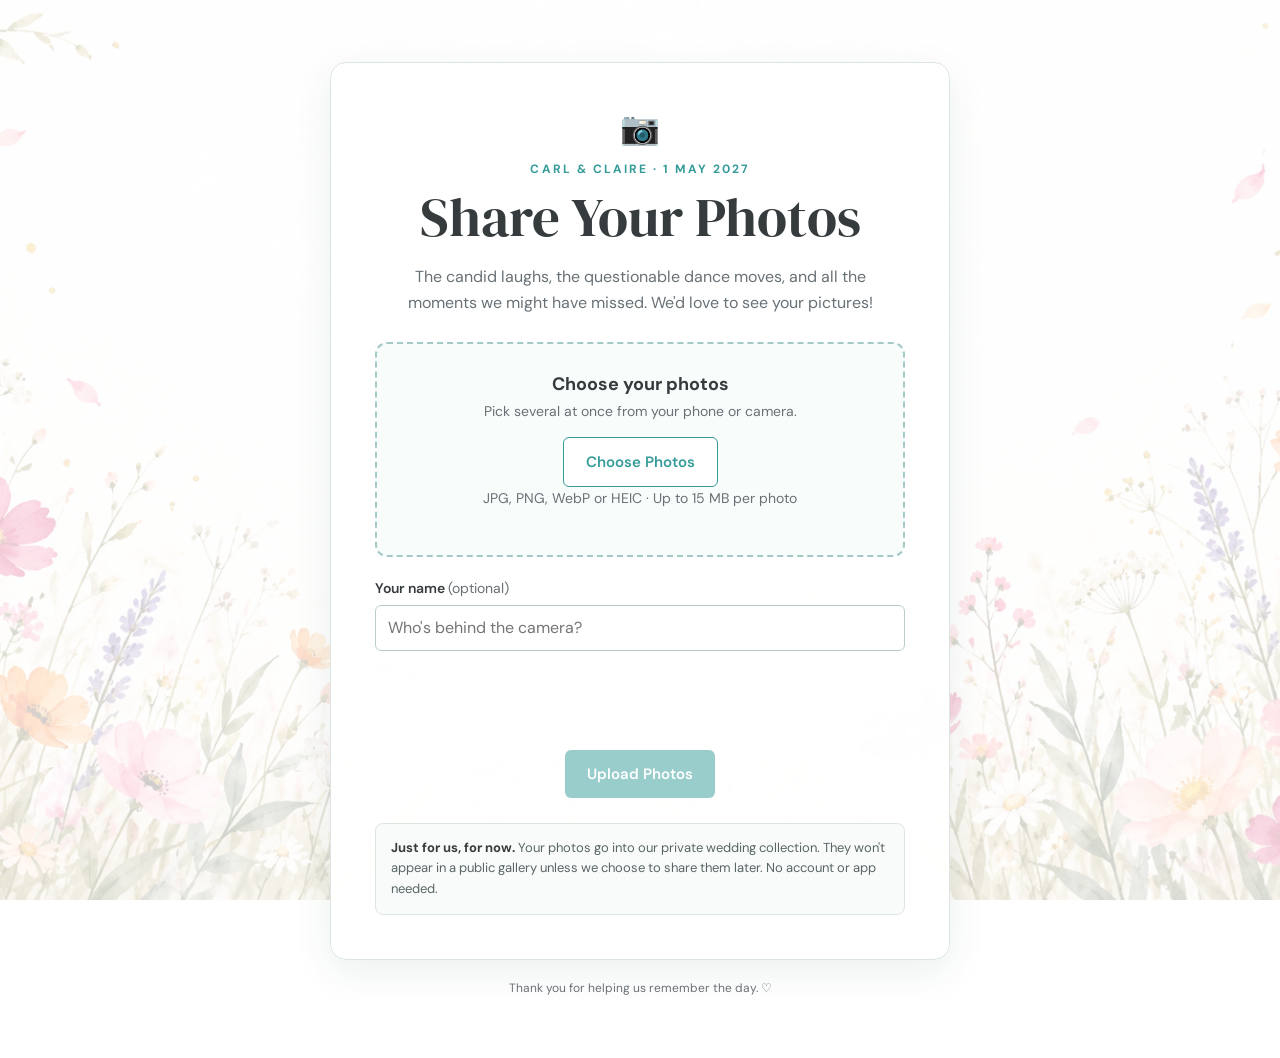
<file: photos/index.html>
<!doctype html>
<html lang="en">
<head>
  <meta charset="utf-8">
  <meta name="viewport" content="width=device-width, initial-scale=1">
  <meta name="theme-color" content="#ffffff">
  <meta name="robots" content="noindex, nofollow">
  <meta name="description" content="Privately share your wedding photos with Carl and Claire.">
  <title>Share Your Photos | Carl & Claire</title>
  <link rel="icon" href="/favicon.ico" sizes="any">
  <link rel="preconnect" href="https://fonts.googleapis.com">
  <link rel="preconnect" href="https://fonts.gstatic.com" crossorigin>
  <link href="https://fonts.googleapis.com/css2?family=DM+Sans:wght@400;500;600;700&family=DM+Serif+Display:ital@0;1&display=swap" rel="stylesheet">
  <script src="https://challenges.cloudflare.com/turnstile/v0/api.js" async defer></script>
  <style>
    :root { color-scheme: light; --teal:#359c99; --ink:#363b3e; --muted:#697176; --line:#dce5e3; }
    * { box-sizing:border-box; }
    html { min-height:100%; }
    body { margin:0; min-height:100vh; font-family:"DM Sans",Arial,sans-serif; color:var(--ink);
      background:#fff url('/images/theme/wildflower-meadow-background.png') center top / cover fixed no-repeat; }
    body::before { content:""; position:fixed; inset:0; background:rgba(255,255,255,.80); pointer-events:none; }
    main { position:relative; z-index:1; width:min(100% - 28px, 620px); margin:clamp(22px,5vw,62px) auto; }
    .card { background:rgba(255,255,255,.97); border:1px solid var(--line); border-radius:16px;
      padding:clamp(22px,5vw,44px); box-shadow:0 12px 38px rgba(29,67,60,.08); }
    .eyebrow { margin:0 0 10px; color:var(--teal); font-size:12px; letter-spacing:.17em; font-weight:700; text-transform:uppercase; }
    h1 { font-family:"DM Serif Display",Georgia,serif; font-size:clamp(38px,8vw,55px); line-height:1.1;
      font-weight:400; margin:0 0 16px; }
    .intro { margin:0 auto 26px; max-width:470px; line-height:1.65; color:var(--muted); }
    .center { text-align:center; }
    .camera { font-size:32px; display:block; margin-bottom:12px; }
    .dropzone { border:2px dashed #a5c9c6; border-radius:12px; padding:28px 16px; text-align:center;
      background:#f8fcfb; transition:border-color .2s,background .2s; }
    .dropzone.dragover { background:#eaf7f5; border-color:var(--teal); }
    .dropzone strong { display:block; font-size:18px; margin-bottom:6px; }
    .dropzone p { margin:0 0 17px; font-size:14px; color:var(--muted); }
    .button { appearance:none; border:0; background:var(--teal); color:white; border-radius:6px;
      font:600 15px "DM Sans",Arial,sans-serif; padding:14px 22px; cursor:pointer; min-height:48px; }
    .button:hover:not(:disabled) { background:#287f7c; }
    .button:disabled { opacity:.5; cursor:not-allowed; }
    .button.secondary { background:white; border:1px solid var(--teal); color:var(--teal); }
    .button.secondary:hover:not(:disabled) { background:#eaf7f5; }
    .file-input { position:absolute; width:1px; height:1px; opacity:0; overflow:hidden; }
    .helper { color:var(--muted); font-size:12px; line-height:1.6; margin:12px 0 0; }
    .field { margin-top:22px; }
    label[for="guest-name"] { display:block; font-weight:600; font-size:14px; margin-bottom:8px; }
    #guest-name { display:block; width:100%; min-height:46px; padding:11px 12px; font:inherit; border:1px solid #bdccca; border-radius:6px; }
    #guest-name:focus-visible,button:focus-visible { outline:3px solid #7bc7c2; outline-offset:3px; }
    .file-list { margin:20px 0 0; padding:0; list-style:none; }
    .file-list li { display:flex; align-items:center; gap:12px; padding:10px 0; border-bottom:1px solid var(--line); }
    .thumb { width:48px; height:48px; border-radius:6px; background:#e5eeed; object-fit:cover; flex-shrink:0; }
    .file-info { min-width:0; flex:1; }
    .file-name { display:block; overflow-wrap:anywhere; font-size:13px; font-weight:600; }
    .file-state { display:block; font-size:12px; color:var(--muted); margin-top:3px; }
    .remove { border:0; background:transparent; color:#9b4848; padding:8px; font:inherit; cursor:pointer; }
    .security { margin:22px 0 12px; display:flex; justify-content:center; min-height:65px; }
    .actions { display:flex; flex-wrap:wrap; justify-content:center; gap:10px; margin-top:10px; }
    .status { margin-top:16px; padding:12px 14px; background:#eef8f6; border-radius:8px; line-height:1.5; font-size:14px; }
    .status.error { background:#fff0ed; color:#8b302b; }
    .status:empty { display:none; }
    .progress { width:100%; height:9px; accent-color:var(--teal); margin-top:12px; }
    .privacy { margin:25px 0 0; padding:14px 15px; border:1px solid var(--line); background:#f9fbfa;
      border-radius:8px; color:#596566; font-size:13px; line-height:1.6; }
    .privacy strong { color:var(--ink); }
    footer { text-align:center; color:var(--muted); font-size:12px; margin:20px 0 0; }
    [hidden] { display:none !important; }
    @media (max-width:450px) { .card { padding:22px 18px; } .dropzone { padding:22px 12px; } }
  </style>
</head>
<body>
  <main>
    <section class="card" aria-labelledby="page-title">
      <div class="center">
        <span class="camera" aria-hidden="true">📷</span>
        <p class="eyebrow">Carl & Claire · 1 May 2027</p>
        <h1 id="page-title">Share Your Photos</h1>
        <p class="intro">The candid laughs, the questionable dance moves, and all the moments we might have missed. We'd love to see your pictures!</p>
      </div>
      <div class="dropzone" id="dropzone">
        <strong>Choose your photos</strong>
        <p>Pick several at once from your phone or camera.</p>
        <input class="file-input" id="photos" type="file" accept="image/jpeg,image/png,image/webp,image/heic,image/heif,.jpg,.jpeg,.png,.webp,.heic,.heif" multiple aria-label="Choose photos">
        <button class="button secondary" id="choose" type="button">Choose Photos</button>
        <p class="helper">JPG, PNG, WebP or HEIC · Up to 15 MB per photo</p>
      </div>
      <ul class="file-list" id="file-list" aria-label="Selected photos"></ul>
      <div class="field">
        <label for="guest-name">Your name <span style="font-weight:400;color:var(--muted)">(optional)</span></label>
        <input id="guest-name" type="text" maxlength="80" autocomplete="name" placeholder="Who's behind the camera?">
      </div>
      <div class="security">
        <!-- Replace the placeholder below with your PUBLIC Cloudflare Turnstile site key. -->
        <div class="cf-turnstile" data-sitekey="0x4AAAAAAFSRwYjDnCeR21oY" data-theme="light"></div>
      </div>
      <div class="actions">
        <button class="button" id="upload" type="button" disabled>Upload Photos</button>
      </div>
      <progress class="progress" id="progress" max="100" value="0" hidden></progress>
      <div class="status" id="status" role="status" aria-live="polite"></div>
      <div class="privacy"><strong>Just for us, for now.</strong> Your photos go into our private wedding collection. They won't appear in a public gallery unless we choose to share them later. No account or app needed.</div>
    </section>
    <footer>Thank you for helping us remember the day. ♡</footer>
  </main>
  <script>
    (() => {
      "use strict";
      const API = "https://wedding-photo-uploads.carlclaireunwin.workers.dev";
      const MAX_BYTES = 15 * 1024 * 1024;
      const MAX_FILES = 100;
      const ACCEPTED = /\.(jpe?g|png|webp|heic|heif)$/i;
      const input = document.getElementById("photos");
      const choose = document.getElementById("choose");
      const upload = document.getElementById("upload");
      const dropzone = document.getElementById("dropzone");
      const fileList = document.getElementById("file-list");
      const status = document.getElementById("status");
      const progress = document.getElementById("progress");
      const guestName = document.getElementById("guest-name");
      let selected = [];
      let busy = false;

      function say(message, isError = false) {
        status.textContent = message;
        status.classList.toggle("error", isError);
      }
      function render() {
        fileList.replaceChildren();
        selected.forEach((file, index) => {
          const li = document.createElement("li");
          const thumb = document.createElement("img");
          thumb.className = "thumb";
          thumb.alt = "";
          if (/^image\/(jpeg|png|webp)$/.test(file.type)) {
            const url = URL.createObjectURL(file);
            thumb.src = url;
            thumb.onload = () => URL.revokeObjectURL(url);
            thumb.onerror = () => URL.revokeObjectURL(url);
          }
          const info = document.createElement("span");
          info.className = "file-info";
          const name = document.createElement("span");
          name.className = "file-name";
          name.textContent = file.name;
          const state = document.createElement("span");
          state.className = "file-state";
          state.textContent = `${(file.size / (1024 * 1024)).toFixed(1)} MB`;
          info.append(name, state);
          const remove = document.createElement("button");
          remove.type = "button";
          remove.className = "remove";
          remove.textContent = "Remove";
          remove.disabled = busy;
          remove.addEventListener("click", () => { selected.splice(index, 1); render(); });
          li.append(thumb, info, remove);
          fileList.append(li);
        });
        upload.disabled = busy || selected.length === 0;
        choose.disabled = busy;
      }
      function addFiles(files) {
        if (busy) return;
        let skipped = 0;
        for (const file of files) {
          if (selected.length >= MAX_FILES || !ACCEPTED.test(file.name) || file.size === 0 || file.size > MAX_BYTES) {
            skipped++; continue;
          }
          // Same name/size/modified time is probably the same file chosen twice.
          if (selected.some(f => f.name === file.name && f.size === file.size && f.lastModified === file.lastModified)) continue;
          selected.push(file);
        }
        render();
        say(skipped ? `${skipped} photo(s) weren't added. Use JPG, PNG, WebP or HEIC files up to 15 MB each (maximum 100 at once).` :
          `${selected.length} photo${selected.length === 1 ? "" : "s"} selected.` , skipped > 0);
      }
      choose.addEventListener("click", () => input.click());
      input.addEventListener("change", () => { addFiles([...input.files]); input.value = ""; });
      ["dragenter", "dragover"].forEach(type => dropzone.addEventListener(type, event => {
        event.preventDefault(); if (!busy) dropzone.classList.add("dragover");
      }));
      ["dragleave", "drop"].forEach(type => dropzone.addEventListener(type, event => {
        event.preventDefault(); dropzone.classList.remove("dragover");
      }));
      dropzone.addEventListener("drop", event => addFiles([...event.dataTransfer.files]));
      upload.addEventListener("click", async () => {
        if (busy || !selected.length) return;
        if (!window.turnstile) { say("Security check is still loading. Please try again.", true); return; }
        const challenge = window.turnstile.getResponse();
        if (!challenge) { say("Please complete the security check, then tap Upload Photos.", true); return; }
        busy = true;
        render();
        progress.hidden = false;
        progress.value = 0;
        let token;
        try {
          say("Preparing your private upload…");
          const response = await fetch(`${API}/photos/session`, {
            method:"POST", headers:{"Content-Type":"application/json"},
            body:JSON.stringify({ turnstileToken: challenge })
          });
          const result = await response.json();
          if (!response.ok) throw new Error(result.error || "Could not start the upload.");
          token = result.token;
        } catch (error) {
          say(error.message || "Could not start the upload. Please try again.", true);
          busy = false; progress.hidden = true; render();
          window.turnstile.reset();
          return;
        }
        window.turnstile.reset();
        let uploaded = 0;
        const failed = [];
        const pending = [...selected];
        for (const [index, file] of pending.entries()) {
          say(`Uploading photo ${index + 1} of ${pending.length}…`);
          try {
            const response = await fetch(`${API}/photos/upload`, {
              method:"POST",
              headers: {
                "Authorization": `Bearer ${token}`,
                "Content-Type": file.type || "application/octet-stream",
                "X-Guest-Name": guestName.value.trim(),
                "X-Photo-Filename": encodeURIComponent(file.name)
              },
              body:file
            });
            const result = await response.json();
            if (!response.ok) throw new Error(result.error || "Upload failed.");
            uploaded++;
          } catch (error) {
            failed.push(file);
            console.error("Photo upload failed:", file.name, error);
          }
          progress.value = Math.round(((index + 1) / pending.length) * 100);
        }
        selected = failed;
        busy = false;
        render();
        if (!failed.length) {
          say(`Thank you! All ${uploaded} photo${uploaded === 1 ? "" : "s"} safely uploaded. You can choose more whenever you like.`);
        } else {
          say(`${uploaded} photo(s) uploaded successfully; ${failed.length} failed. The failed photos are still selected. Complete the security check again to retry them.`, true);
        }
      });
    })();
  </script>
</body>
</html>
</file>
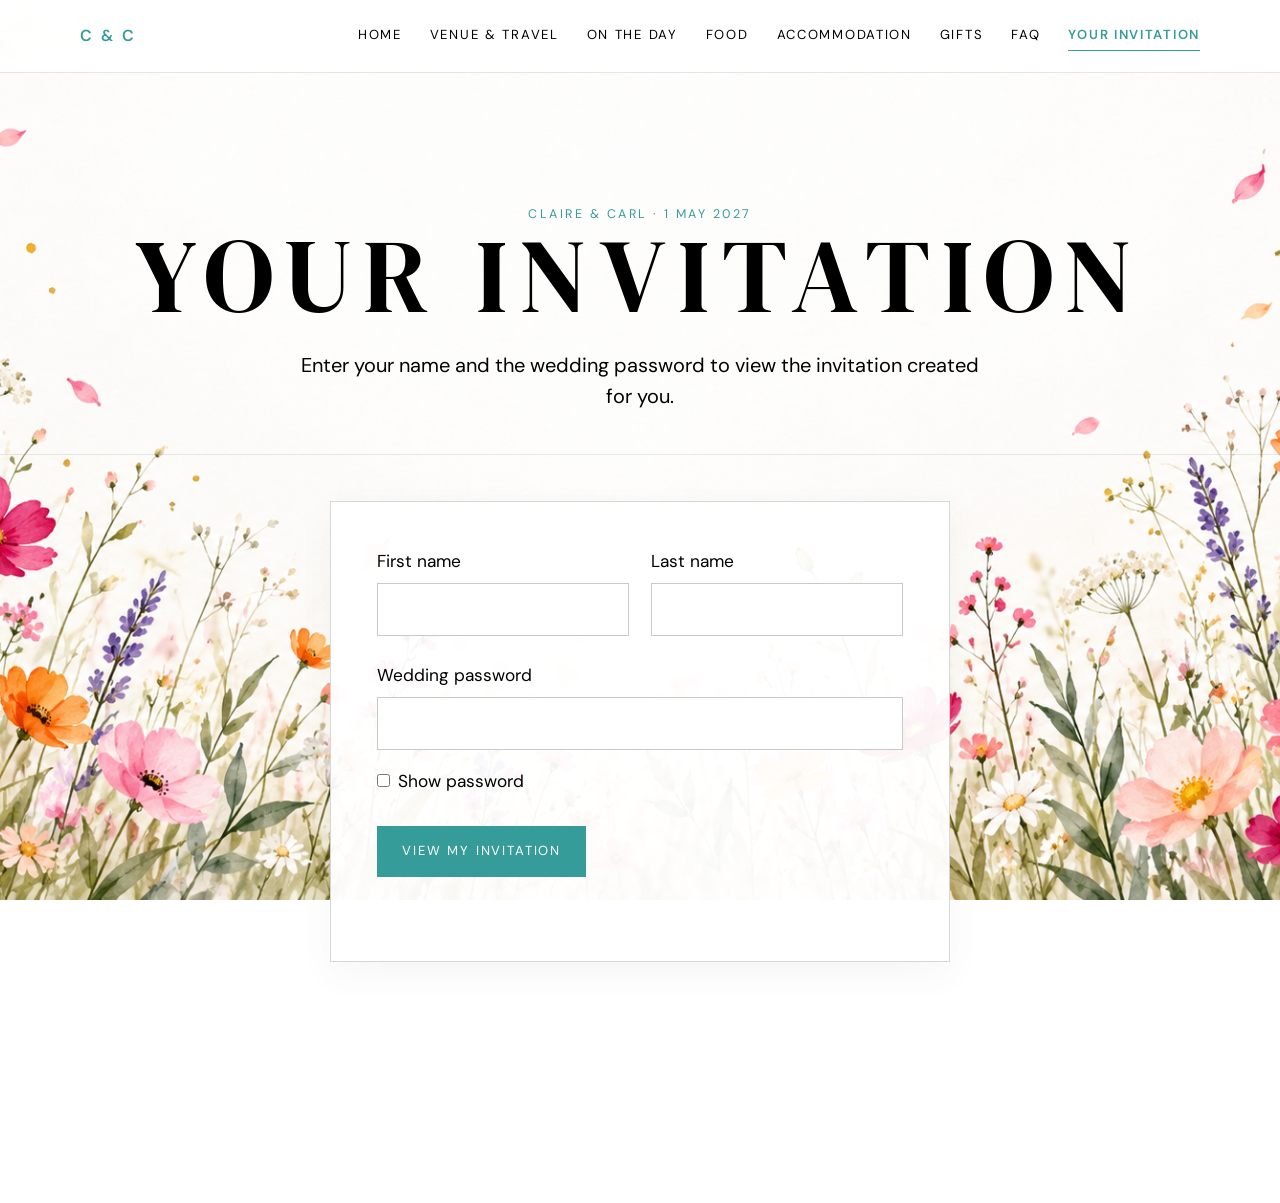
<file: rsvp/index.html>
<!doctype html>
<html lang="en">
<head>
  <meta charset="utf-8">
  <meta name="viewport" content="width=device-width, initial-scale=1">
  <meta http-equiv="refresh" content="0; url=/invitation/">
  <link rel="canonical" href="/invitation/">
  <script>window.location.replace("/invitation/");</script>
  <title>Your Invitation | Claire & Carl</title>
  <link rel="icon" href="/favicon.ico" sizes="any">
  <link rel="icon" type="image/png" sizes="32x32" href="/favicon-32x32.png">
  <link rel="icon" type="image/png" sizes="16x16" href="/favicon-16x16.png">
  <link rel="apple-touch-icon" href="/apple-touch-icon.png">
</head>
<body>
  <p><a href="/invitation/">Continue to Your Invitation</a></p>
</body>
</html>
</file>
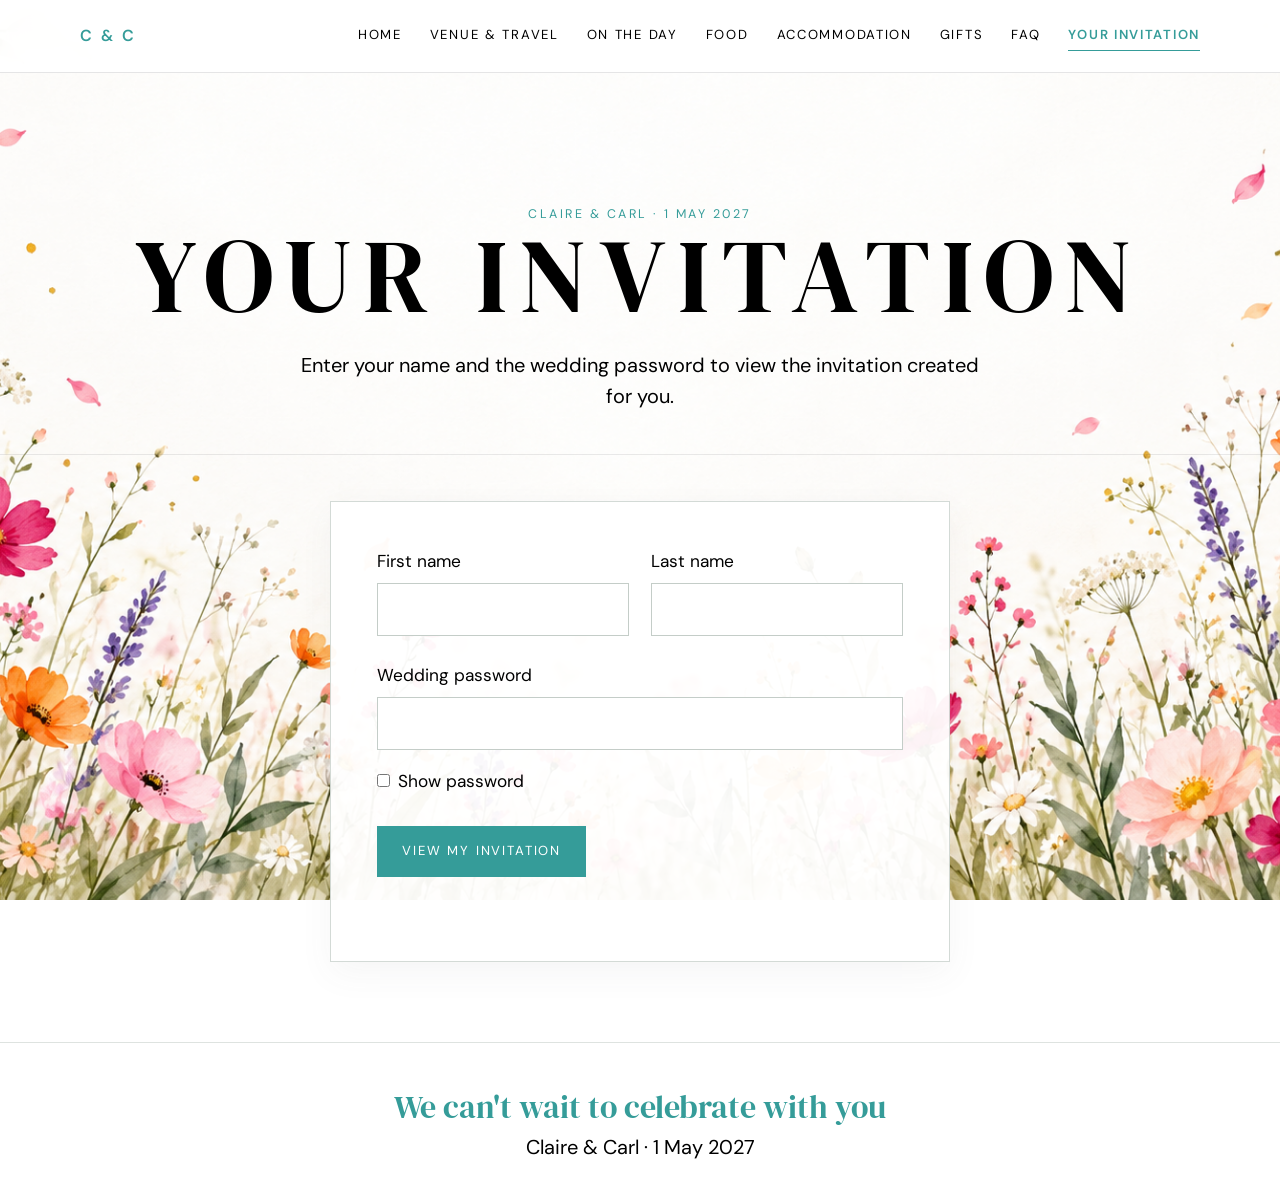
<file: accommodation.html>
<!doctype html>
<html lang="en">
<head>
    <meta charset="utf-8">
    <script>document.documentElement.classList.add('has-js');</script>

    <meta
        name="viewport"
        content="width=device-width, initial-scale=1"
    >
    <meta name="theme-color" content="#ffffff">

    <meta
        name="description"
        content="Accommodation and travel information for Claire and Carl's wedding"
    >

    <title>Accommodation | Claire & Carl</title>

    <link rel="icon" href="/favicon.ico" sizes="any">
    <link rel="icon" type="image/png" sizes="32x32" href="/favicon-32x32.png">
    <link rel="icon" type="image/png" sizes="16x16" href="/favicon-16x16.png">
    <link rel="apple-touch-icon" href="/apple-touch-icon.png">

    <link rel="stylesheet" href="/styles.css">
    <script src="/script.js" defer></script>

    <style>
        /*
         * Page-specific styles for the Accommodation page.
         */

        .site-header {
            position: sticky;
            top: 0;
            z-index: 100;
            width: 100%;
            background: rgba(255, 255, 255, 0.96);
            border-bottom: 1px solid rgba(79, 75, 67, 0.18);
            backdrop-filter: blur(10px);
            -webkit-backdrop-filter: blur(10px);
        }

        .accommodation-hero {
            padding: 90px 20px 70px;
            overflow: hidden;
        }

        .accommodation-hero h1 {
            width: 100%;
            max-width: 100%;
            margin: 0;
            font-size: clamp(2rem, 7.4vw, 6.5rem);
            line-height: 1;
            letter-spacing: 0.08em;
            white-space: nowrap;
            overflow-wrap: normal;
            word-break: normal;
        }

        .accommodation-hero > p:last-child {
            max-width: 760px;
            margin-top: 28px;
        }

        .accommodation-intro {
            max-width: 820px;
            margin-bottom: 40px;
        }

        .accommodation-intro p {
            margin: 0 0 14px;
        }

        .accommodation-list {
            display: grid;
            grid-template-columns: repeat(2, minmax(0, 1fr));
            gap: 18px;
        }

        .accommodation-card {
            min-width: 0;
            padding: 26px 28px;
            border: 1px solid var(--line);
            background: rgba(255, 255, 255, 0.35);
        }

        .accommodation-card h3 {
            margin: 0 0 8px;
            font-size: 1.35rem;
            line-height: 1.25;
            font-weight: 500;
        }

        .accommodation-card p {
            margin: 5px 0 0;
            color: var(--muted);
        }

        .accommodation-card .distance {
            margin-top: 10px;
            color: var(--ink);
            font-size: 0.95rem;
        }

        .accommodation-card .phone {
            margin-top: 4px;
            font-size: 0.95rem;
        }

        .accommodation-card a {
            color: inherit;
            text-decoration: underline;
            text-decoration-thickness: 1px;
            text-underline-offset: 3px;
        }

        .accommodation-card a:hover {
            opacity: 0.7;
        }

        .promo-box {
            margin-top: 28px;
            padding: 26px 28px;
            border: 1px solid var(--line);
            background: rgba(255, 255, 255, 0.55);
        }

        .promo-box p {
            margin: 0 0 8px;
        }

        .promo-box p:last-child {
            margin-bottom: 0;
        }

        .promo-code {
            display: inline-block;
            margin-top: 6px;
            padding: 5px 9px;
            border: 1px solid var(--line);
            font-family: monospace;
            letter-spacing: 0.08em;
        }

        .travel-grid {
            display: grid;
            grid-template-columns: repeat(2, minmax(0, 1fr));
            gap: 22px;
            margin-top: 36px;
        }

        .travel-card {
            min-width: 0;
            padding: 30px;
            border: 1px solid var(--line);
        }

        .travel-card h2 {
            margin: 0 0 10px;
            font-size: 1.65rem;
            font-weight: 500;
        }

        .travel-card p {
            margin: 0;
            color: var(--muted);
        }

        .travel-card .map-link {
            margin-top: 22px;
        }

        @media (max-width: 820px) {
            .accommodation-hero {
                padding: 44px 14px 50px;
            }

            .accommodation-hero h1 {
                font-size: clamp(1.65rem, 7.4vw, 3.4rem);
                letter-spacing: 0.04em;
            }

            .accommodation-list {
                grid-template-columns: 1fr;
            }

            .travel-grid {
                grid-template-columns: 1fr;
            }
        }

        @media (max-width: 420px) {
            .accommodation-hero {
                padding: 36px 10px 42px;
            }

            .accommodation-hero h1 {
                font-size: clamp(1.5rem, 7.2vw, 2rem);
                letter-spacing: 0.025em;
            }

            .accommodation-card {
                padding: 24px 20px;
            }

            .promo-box {
                padding: 22px 20px;
            }

            .travel-card {
                padding: 24px 20px;
            }
        }

        @media (max-width: 340px) {
            .accommodation-hero h1 {
                font-size: 1.4rem;
                letter-spacing: 0.015em;
            }
        }
    </style>
</head>

<body class="theme-accommodation">

    <!-- Password screen -->
    <div class="password-screen">
        <div class="password-card">
            <p class="eyebrow">Claire & Carl</p>

            <h1>Welcome</h1>

            <p>
                Please enter the wedding password to continue.
            </p>

            <form class="password-form">
                <label
                    class="hidden"
                    for="site-password"
                >
                    Password
                </label>

                <input
                    id="site-password"
                    type="password"
                    autocomplete="current-password"
                    placeholder="Wedding password"
                    required
                    autofocus
                >

                <button type="submit">
                    Enter
                </button>

                <p
                    class="password-error"
                    aria-live="polite"
                ></p>
            </form>
        </div>
    </div>

    <!-- Navigation -->
    <header class="site-header">
        <nav
            class="nav"
            aria-label="Primary navigation"
        >
            <a
                class="brand"
                href="/"
            >
                C & C
            </a>

            <button
                class="menu-button"
                type="button"
                aria-expanded="false"
                aria-controls="primary-navigation"
            >
                Menu
            </button>

            <div class="nav-links">
                <a href="index.html">Home</a>
                <a href="venue.html">Venue &amp; Travel</a>
                <a href="on-the-day.html">On The Day</a>
                <a href="/food.html">Food</a>
                <a href="accommodation.html" aria-current="page">Accommodation</a>
                <a href="gifts.html">Gifts</a>
                <a href="faq.html">FAQ</a>
                <a href="/invitation/">Your Invitation</a>
            </div>
        </nav>
    </header>

    <main>

        <!-- Page heading -->
        <section class="page-hero accommodation-hero">
            <p class="eyebrow">
                Where to stay
            </p>

            <h1>
                Accommodation
            </h1>

            <p>
                If you're looking for a place to crash, search around
                <strong>Chesterfield, Baslow and the Peak District</strong>.
                Since we're tying the knot over a
                <strong>bank holiday weekend</strong>, we'd recommend
                pre-booking early.
            </p>
        </section>

        <!-- Recommendations -->
        <section class="section section-surface surface-ivory">

            <p class="eyebrow">
                Our recommendations
            </p>

            <h2 class="section-title">
                Places to stay
            </h2>

   <!-- Hide Hotel offer -->
            <div class="promo-box">

                <p>
                    <strong>The Hide Hotel booking offer</strong>
                </p>

                <p>
                    The Hide Hotel has discounted
                    rates available.
                </p>

                <p>
                    For stays between
                    <strong>1 January 2027 and 31 December 2027</strong>,
                    use promo code:
                </p>

                <span class="promo-code">
                    FOX2027
                </span>

            </div>
            <br/>
            
            <div class="accommodation-list">

                <article class="accommodation-card">
                    <h3>
                        <a
                            href="https://www.chatsworthescapes.co.uk/thehide/"
                            target="_blank"
                            rel="noopener"
                        >
                            The Hide Hotel
                        </a>
                    </h3>

                    <p class="distance">
                        2 minute drive away
                    </p>

                    <p class="phone">
                        01246 383572
                    </p>
                </article>

                <article class="accommodation-card">
                    <h3>
                        <a
                            href="https://www.robinhoodfarm.co.uk/"
                            target="_blank"
                            rel="noopener"
                        >
                            The Robin Hood Farm B&amp;B
                        </a>
                    </h3>

                    <p class="distance">
                        3 minute drive away
                    </p>

                    <p class="phone">
                        01246 582868
                    </p>
                </article>

                <article class="accommodation-card">
                    <h3>
                        <a
                            href="https://www.thepeacockatbarlow.co.uk/"
                            target="_blank"
                            rel="noopener"
                        >
                            The Peacock at Barlow
                        </a>
                    </h3>

                    <p class="distance">
                        10 minute drive away
                    </p>

                    <p class="phone">
                        0114 2890340
                    </p>
                </article>

                <article class="accommodation-card">
                    <h3>
                        <a
                            href="https://www.premierinn.com/gb/en/hotels/england/derbyshire/chesterfield/chesterfield-town-centre.html"
                            target="_blank"
                            rel="noopener"
                        >
                            Premier Inn Chesterfield Town Centre
                        </a>
                    </h3>

                    <p class="distance">
                        12 minute drive away
                    </p>

                    <p class="phone">
                        0330 135 9039
                    </p>
                </article>

                <article class="accommodation-card">
                    <h3>
                        <a
                            href="https://devonshirehotels.co.uk/cavendish-hotel-baslow/"
                            target="_blank"
                            rel="noopener"
                        >
                            The Cavendish Hotel at Baslow
                        </a>
                    </h3>

                    <p class="distance">
                        6 minute drive away
                    </p>

                    <p class="phone">
                        01246 582311
                    </p>
                </article>

                <article class="accommodation-card">
                    <h3>
                        <a
                            href="https://devonshirebaslow.com/"
                            target="_blank"
                            rel="noopener"
                        >
                            The Devonshire Arms Baslow
                        </a>
                    </h3>

                    <p class="distance">
                        6 minute drive away
                    </p>

                    <p class="phone">
                        01246 582551
                    </p>
                </article>

                <article class="accommodation-card">
                    <h3>
                        <a
                            href="https://www.travelodge.co.uk/hotels/121/Chesterfield-hotel"
                            target="_blank"
                            rel="noopener"
                        >
                            Travelodge Chesterfield
                        </a>
                    </h3>

                    <p class="distance">
                        13 minute drive away
                    </p>

                    <p class="phone">
                        0871 984 6129
                    </p>
                </article>

                <article class="accommodation-card">
                    <h3>
                        <a
                            href="https://direct-book.com/properties/spireviewatthegalleonsteakdirect?locale=en&amp;items%5B0%5D%5Badults%5D=2&amp;items%5B0%5D%5Bchildren%5D=0&amp;items%5B0%5D%5Binfants%5D=0&amp;currency=GBP&amp;trackPage=no"
                            target="_blank"
                            rel="noopener"
                        >
                            Spire View
                        </a>
                    </h3>

                    <p class="distance">
                        13 minute drive away
                    </p>

                    <p class="phone">
                        01246 559065
                    </p>
                </article>

                <article class="accommodation-card">
                    <h3>
                        <a
                            href="https://www.caravanclub.co.uk/club-sites/england/peak-district/derbyshire/chatsworth-park-club-campsite/"
                            target="_blank"
                            rel="noopener"
                        >
                            Chatsworth Park Caravan Campsite
                        </a>
                    </h3>

                    <p class="distance">
                        13 minute drive away
                    </p>

                    <p class="phone">
                        01246 582226
                    </p>
                </article>

                <article class="accommodation-card">
                    <h3>
                        <a
                            href="https://www.campsites.co.uk/search/campsites-in-derbyshire-and-the-peak-district/chesterfield/moorhay-caravan-and-camping"
                            target="_blank"
                            rel="noopener"
                        >
                            Moorhay Caravan &amp; Camping
                        </a>
                    </h3>

                    <p class="distance">
                        2 minute drive away
                    </p>

                    <p class="phone">
                        07478 281523
                    </p>
                </article>

            </div>

        </section>

    </main>

    <footer class="site-footer">
        <p class="footer-script">
            We can't wait to celebrate with you
        </p>

        <p>
            Claire &amp; Carl · 1 May 2027
        </p>
    </footer>

</body>
</html>
</file>
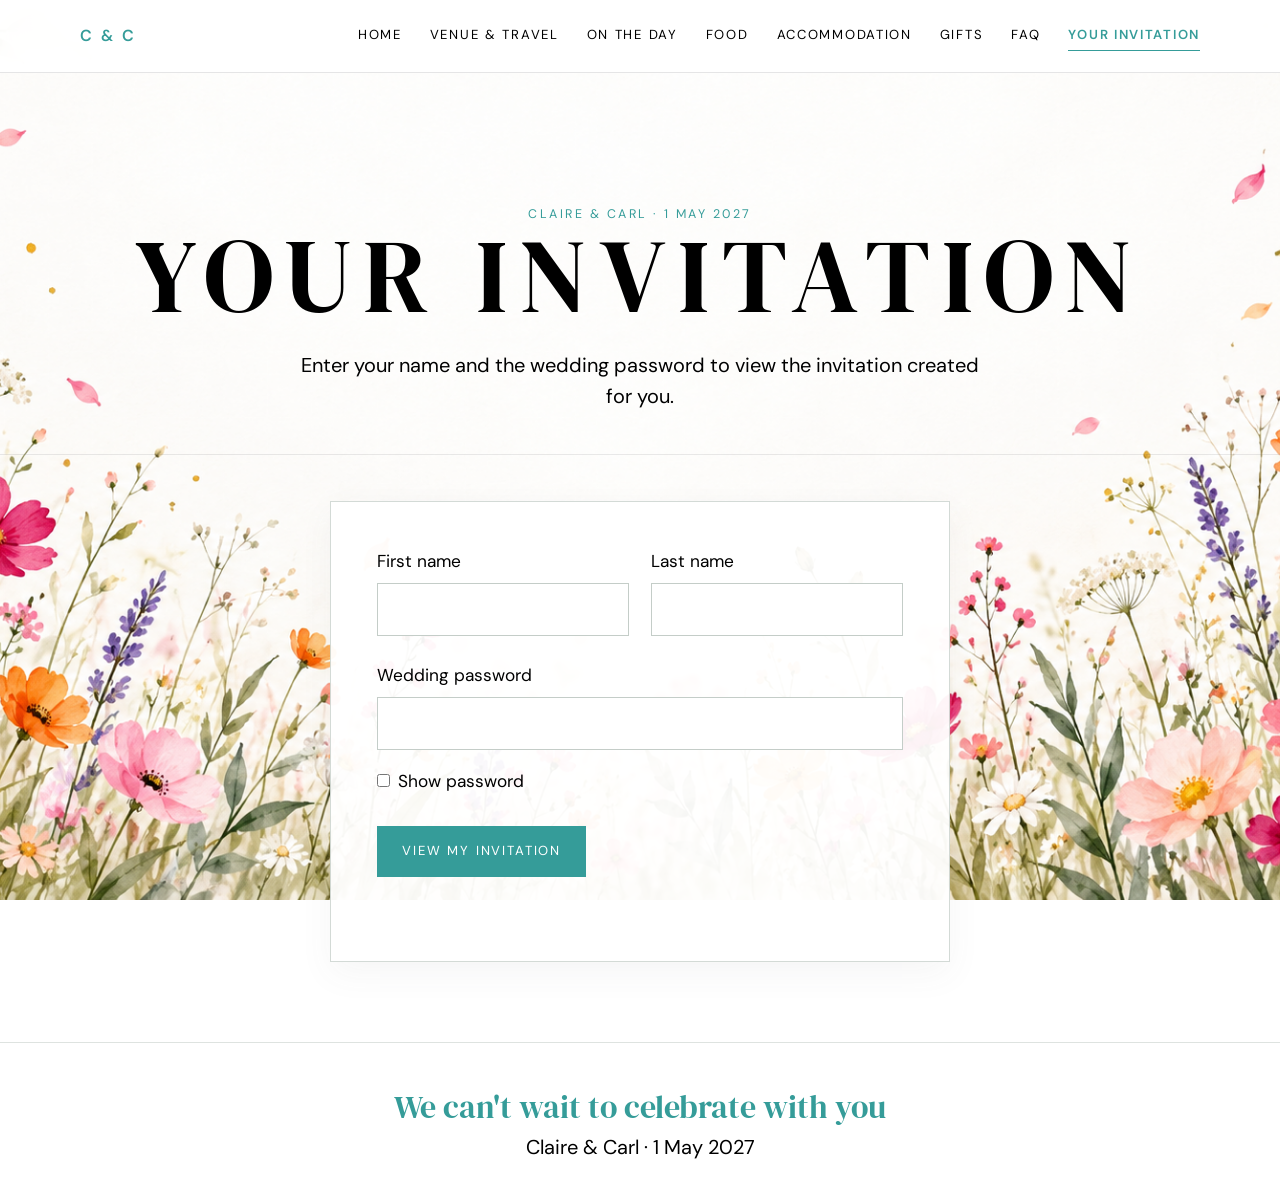
<file: faq.html>
<!doctype html>
<html lang="en">
<head>
  <meta charset="utf-8">
  <script>document.documentElement.classList.add('has-js');</script>

  <meta
    name="viewport"
    content="width=device-width, initial-scale=1"
  >

  <meta
    name="theme-color"
    content="#ffffff"
  >

  <meta
    name="description"
    content="Frequently asked questions about Claire and Carl's wedding — 1 May 2027"
  >

  <title>FAQ | Claire & Carl</title>

  <link rel="icon" href="/favicon.ico" sizes="any">
  <link
    rel="icon"
    type="image/png"
    sizes="32x32"
    href="/favicon-32x32.png"
  >
  <link
    rel="icon"
    type="image/png"
    sizes="16x16"
    href="/favicon-16x16.png"
  >
  <link
    rel="apple-touch-icon"
    href="/apple-touch-icon.png"
  >

  <link rel="stylesheet" href="/styles.css">
  <script src="/script.js" defer></script>
</head>

<body class="theme-faq">

  <!-- Password screen -->
  <div class="password-screen">

    <div class="password-card">

      <p class="eyebrow">
        Claire & Carl
      </p>

      <h1>
        Welcome
      </h1>

      <p>
        Please enter the wedding password to continue.
      </p>

      <form class="password-form">

        <label
          class="hidden"
          for="site-password"
        >
          Password
        </label>

        <input
          id="site-password"
          type="password"
          autocomplete="current-password"
          placeholder="Wedding password"
          required
          autofocus
        >

        <button type="submit">
          Enter
        </button>

        <p
          class="password-error"
          aria-live="polite"
        ></p>

      </form>

    </div>

  </div>


  <!-- Navigation -->
  <header class="site-header">

    <nav
      class="nav"
      aria-label="Primary navigation"
    >

      <a
        class="brand"
        href="/"
      >
        C & C
      </a>

      <button
        class="menu-button"
        type="button"
        aria-expanded="false"
      >
        Menu
      </button>

      <div class="nav-links">

        <a href="index.html">
          Home
        </a>

        <a href="venue.html">
          Venue &amp; Travel
        </a>

        <a href="on-the-day.html">
          On The Day
        </a>
<a href="/food.html">Food</a>
        <a href="accommodation.html">
          Accommodation
        </a>

        <a href="gifts.html">
          Gifts
        </a>

        <a
          href="faq.html"
          aria-current="page"
        >
          FAQ
        </a>

        <a href="/invitation/">
          Your Invitation
        </a>

      </div>

    </nav>

  </header>


  <main>

    <!-- Page heading -->
    <section class="page-hero">

      <p class="eyebrow">
        Good to know
      </p>

      <h1>
        FAQ
      </h1>

      <p>
        Everything you need to know before the big day.
      </p>

    </section>


    <!-- Frequently asked questions -->
    <section class="section section-surface surface-ivory faq-section">

      <div class="faq-list">


        <!-- Dress code -->
        <article class="faq-item">

          <button
            class="faq-question"
            aria-expanded="false"
          >
            <span>
              What is the dress code?
            </span>

            <span
              class="faq-icon"
              aria-hidden="true"
            >
              +
            </span>
          </button>

          <div class="faq-answer">

            We’re going for smart-casual with plenty of bright,
            spring colours. First and foremost, we want you to be
            comfortable.

            <br><br>

            Just keep in mind that we'll be outdoors for the
            ceremony, so block heels, flats, or wedges are
            definitely your best friends on the lawn.

          </div>

        </article>


        <!-- RSVP -->
        <article class="faq-item">

          <button
            class="faq-question"
            aria-expanded="false"
          >
            <span>
              When do I need to RSVP?
            </span>

            <span
              class="faq-icon"
              aria-hidden="true"
            >
              +
            </span>
          </button>

          <div class="faq-answer">

            The final deadline is <strong>1st February 2027</strong>.
            If we haven’t heard from you by then, we will sadly
            have to mark you down as unable to attend.

            <br><br>

            Don't leave us hanging - let us know so we can save
            your spot.

          </div>

        </article>


        <!-- Transport -->
        <article class="faq-item">

          <button
            class="faq-question"
            aria-expanded="false"
          >
            <span>
              Will transport be provided?
            </span>

            <span
              class="faq-icon"
              aria-hidden="true"
            >
              +
            </span>
          </button>

          <div class="faq-answer">

            There is plenty of parking on-site if you're driving.

            <br><br>

            Please note that the venue is tucked away and not
            accessible via public transport in the evening, so
            you'll want to plan your journey or pre-book local
            taxis in advance.

            <br><br>

            <em>Note:</em> We will be running a small shuttle
            service for a limited number of guests; those with
            a spot reserved will receive the details directly.

          </div>

        </article>


        <!-- Taxis -->
        <article class="faq-item">

          <button
            class="faq-question"
            aria-expanded="false"
          >
            <span>
              Are there local taxi companies you recommend?
            </span>

            <span
              class="faq-icon"
              aria-hidden="true"
            >
              +
            </span>
          </button>

          <div class="faq-answer">

            Yes, but pre-booking is essential. Since the venue is
            rural and off the main public transport routes, you
            won’t be able to hail a cab at the end of the night.

            <br><br>

            <strong>Top local Chesterfield taxi firms:</strong>

            <ul>
              <li>A-Line Taxis: 01246 555 555</li>
              <li>Veezu: 01246 222 222</li>
              <li>Central Cars: 01246 200 500</li>
            </ul>

          </div>

        </article>


        <!-- Children -->
        <article class="faq-item">

          <button
            class="faq-question"
            aria-expanded="false"
          >
            <span>
              Can I bring children?
            </span>

            <span
              class="faq-icon"
              aria-hidden="true"
            >
              +
            </span>
          </button>

          <div class="faq-answer">

            We wish we could invite every mini-VIP we know, but
            space simply won't allow it.

            <br><br>

            To keep things simple, your formal invitation will
            specify exactly who is included in your party. If
            anyone isn't named on the invite, please check in
            with us directly before making arrangements.

            <br><br>

            We hope you'll see this as a great excuse to let your
            hair down and enjoy a night on the dance floor!

          </div>

        </article>


        <!-- Dietary requirements -->
        <article class="faq-item">

          <button
            class="faq-question"
            aria-expanded="false"
          >
            <span>
              Can you cater for allergies and dietary requirements?
            </span>

            <span
              class="faq-icon"
              aria-hidden="true"
            >
              +
            </span>
          </button>

          <div class="faq-answer">

            Absolutely. We want everyone to be happily fed and
            watered.

            <br><br>

            When you reply to your formal RSVP, there will be a
            dedicated spot to list any dietary requirements,
            intolerances, or allergies.

            <br><br>

            If you have any specific concerns or need to chat
            through the details with us directly, please reach
            out before <strong>1st February 2027</strong> so we
            can coordinate with the catering team in time.

          </div>

        </article>


        <!-- Family friendly -->
        <article class="faq-item">

          <button
            class="faq-question"
            aria-expanded="false"
          >
            <span>
              How family-friendly is the venue?
            </span>

            <span
              class="faq-icon"
              aria-hidden="true"
            >
              +
            </span>
          </button>

          <div class="faq-answer">

            Very! There’s an outdoor play area to burn off
            energy, along with extra entertainment to keep little
            hands busy.

            <br><br>

            When it comes to food, the BBQ and evening grazing
            boards will be loaded with picky-eater classics
            (chips included!)

            <br><br>

            Since we’ll have live music rocking out later,
            don't forget to pack a set of ear defenders for
            sensitive little ears.

          </div>

        </article>


        <!-- Bar -->
        <article class="faq-item">

          <button
            class="faq-question"
            aria-expanded="false"
          >
            <span>
              Will the bar take cash or card?
            </span>

            <span
              class="faq-icon"
              aria-hidden="true"
            >
              +
            </span>
          </button>

          <div class="faq-answer">

            Both.

          </div>

        </article>


        <!-- Plus one -->
        <article class="faq-item">

          <button
            class="faq-question"
            aria-expanded="false"
          >
            <span>
              Can I bring a plus-one?
            </span>

            <span
              class="faq-icon"
              aria-hidden="true"
            >
              +
            </span>
          </button>

          <div class="faq-answer">

            Regretfully, no. Due to numbers, we are only able to
            host those specifically named on your formal
            invitation.

            <br><br>

            Thank you so much for understanding.

          </div>

        </article>


        <!-- Photos and videos -->
        <article class="faq-item">

          <button
            class="faq-question"
            aria-expanded="false"
          >
            <span>
              Can I take photos and videos?
            </span>

            <span
              class="faq-icon"
              aria-hidden="true"
            >
              +
            </span>
          </button>

          <div class="faq-answer">

            Yes and no - here’s the game plan:

            <br><br>

            <strong>During the Ceremony (Unplugged):</strong>
            We kindly ask that you pop your phones, cameras, and
            iPads on silent and tuck them away. We have hired an
            incredible professional photographer to capture the
            magic, and we’d love to see your lovely faces (not
            your screens) while we say "I do."

            <br><br>

            <strong>During the Party (Go Wild):</strong>
            Once the vows are wrapped up, snap, film, and selfie
            to your heart’s content! We want to see all your
            candid shots from the BBQ and the dance floor.

          </div>

        </article>


        <!-- Rain -->
        <article class="faq-item">

          <button
            class="faq-question"
            aria-expanded="false"
          >
            <span>
              What happens if it rains?
            </span>

            <span
              class="faq-icon"
              aria-hidden="true"
            >
              +
            </span>
          </button>

          <div class="faq-answer">

            It’s an English spring wedding, so we’ve planned for
            everything. If the heavens open, we’ll seamlessly
            shift from the lawn to our cozy undercover/indoor
            space.

            <br><br>

            Either way, the party goes on - dry and warm.

          </div>

        </article>


        <!-- Accessibility -->
        <article class="faq-item">

          <button
            class="faq-question"
            aria-expanded="false"
          >
            <span>
              Is the ceremony area wheelchair accessible?
            </span>

            <span
              class="faq-icon"
              aria-hidden="true"
            >
              +
            </span>
          </button>

          <div class="faq-answer">

            Yes. The ceremony is held on the lawn, which sits up
            a slight hill:

            <br><br>

            <strong>Steps:</strong> There are steps with
            handrails leading straight up to the lawn area.

            <br><br>

            <strong>Ramp/Slope Access:</strong> For wheelchair
            users (or anyone who prefers to skip the steps),
            there is a gradual, step-free grass slope just off
            to the right that leads directly up to the ceremony
            space.

            <br><br>

            We have a good idea of who might need a little extra
            assistance on the day, but if you have any questions
            or worries at all, please reach out to us beforehand
            so we can make sure everything is completely smooth
            and stress-free for you.

          </div>

        </article>


        <!-- Gifts -->
        <article class="faq-item">

          <button
            class="faq-question"
            aria-expanded="false"
          >
            <span>
              What should I get you for a wedding gift?
            </span>

            <span
              class="faq-icon"
              aria-hidden="true"
            >
              +
            </span>
          </button>

          <div class="faq-answer">

            Honestly, having you there to eat, drink, and dance
            with us is truly the best gift we could ask for.

            <br><br>

            If you’re feeling generous and would still like to
            give a gift, we would be so grateful for a
            contribution towards our future honeymoon and
            adventures. For ideas, please visit our
            <a href="gifts.html">gifts page</a>.

          </div>

        </article>


      </div>

    </section>

  </main>


  <footer class="site-footer">

    <p class="footer-script">
      We can't wait to celebrate with you
    </p>

    <p>
      Claire & Carl · 1 May 2027
    </p>

  </footer>

</body>
</html>
```
</file>
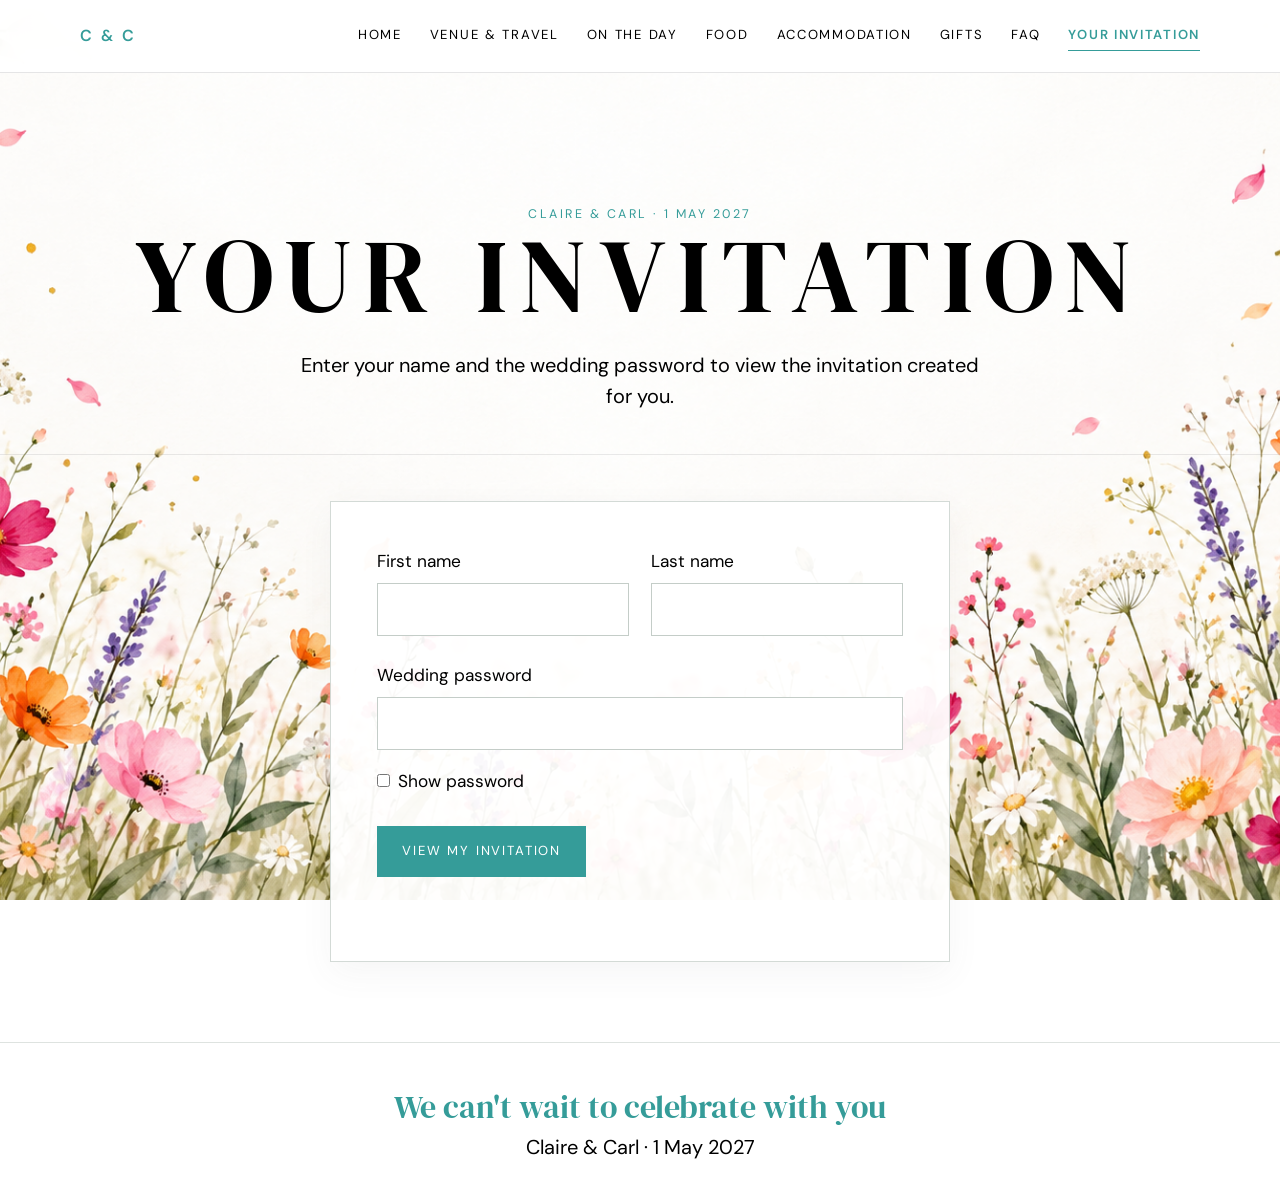
<file: food.html>
<!doctype html>
<html lang="en">
<head>
  <meta charset="utf-8">
  <script>document.documentElement.classList.add('has-js', 'guest-auth-pending');</script>
  <meta name="viewport" content="width=device-width, initial-scale=1">
  <meta name="theme-color" content="#ffffff">
  <meta name="description" content="Food for Carl and Claire's wedding — 1 May 2027">
  <title>Food | Claire &amp; Carl</title>
  <link rel="icon" href="/favicon.ico" sizes="any">
  <link rel="icon" type="image/png" sizes="32x32" href="/favicon-32x32.png">
  <link rel="icon" type="image/png" sizes="16x16" href="/favicon-16x16.png">
  <link rel="apple-touch-icon" href="/apple-touch-icon.png">
  <link rel="stylesheet" href="/styles.css">
  <script src="/script.js" defer></script>
  <style>
    .food-intro { max-width: 800px; }
    .food-grid { display: grid; grid-template-columns: repeat(2, minmax(0, 1fr)); gap: 18px; margin-top: 32px; }
    .food-item { border: 1px solid var(--line); background: rgba(255,255,255,.7); padding: 22px 25px; }
    .food-item h3 { margin: 0; font-family: "Fraunces", Georgia, serif; font-size: 1.35rem; font-weight: 400; }
    .food-item p { margin: 7px 0 0; color: var(--muted); font-size: .92rem; }
    .food-note { border-top: 1px solid var(--line); margin-top: 32px; padding-top: 22px; }
    .food-note p { margin-bottom: 0; }
    @media (max-width: 680px) { .food-grid { grid-template-columns: 1fr; } .food-item { padding: 20px; } }
  </style>
</head>
<body class="theme-food">
  <header class="site-header">
    <nav class="nav" aria-label="Primary navigation">
      <a class="brand" href="/">C &amp; C</a>
      <button class="menu-button" type="button" aria-expanded="false">Menu</button>
      <div class="nav-links">
        <a href="/">Home</a>
        <a href="/venue.html">Venue &amp; Travel</a>
        <a href="/on-the-day.html">On The Day</a>
        <a href="/food.html" aria-current="page">Food</a>
        <a href="/accommodation.html">Accommodation</a>
        <a href="/gifts.html">Gifts</a>
        <a href="/faq.html">FAQ</a>
        <a href="/invitation/">Your Invitation</a>
      </div>
    </nav>
  </header>

  <main>
    <section class="page-hero">
      <p class="eyebrow">Saturday 1 May 2027</p>
      <h1>Food</h1>
      <p>Here's what's on the menu for the day.</p>
    </section>

    <section class="section section-surface surface-ivory">
      <p class="eyebrow">Main meal</p>
      <h2 class="section-title">Hog Roast &amp; BBQ</h2>
      <p class="lead food-intro">A whole hog, slow-roasted for eight hours with olive oil, salt and a special blend of seasoning, served with crispy crackling. All options come with chunky chips, coleslaw & tomato feta salad.</p>
      <p class="food-intro">Alongside the hog roast, there'll be a selection of BBQ favourites:</p>
      <div class="food-grid">
        <article class="food-item"><h3>Slow-roasted pork</h3><p>With crispy crackling</p></article>
        <article class="food-item"><h3>Homemade burgers</h3></article>
        <article class="food-item"><h3>Locally produced sausages</h3></article>
        <article class="food-item"><h3>Marinated chicken drumsticks</h3></article>
        <article class="food-item"><h3>Bread rolls &amp; stuffing</h3></article>
        <article class="food-item"><h3>Apple or mint sauce</h3></article>
      </div>
    </section>

    <section class="section section-surface surface-blush">
      <p class="eyebrow">Evening food</p>
      <h2 class="section-title">Derbyshire Grazing Boards</h2>
      <p class="lead">A few more bites to keep everyone going into the evening.</p>
      <div class="food-grid">
        <article class="food-item"><h3>Homemade sausage rolls</h3></article>
        <article class="food-item"><h3>Highfield Farm pork pies</h3></article>
        <article class="food-item"><h3>Pizza slices</h3></article>
      </div>
    </section>

    <section class="section section-surface surface-sage">
      <p class="eyebrow">Dietary requirements or allergies</p>
      <h2 class="section-title">Need something else?</h2>
      <p class="lead">Please contact us to discuss your options, if you haven't already included it in your RSVP.</p>
    </section>
  </main>

  <footer class="site-footer">
    <p class="footer-script">We can't wait to celebrate with you</p>
    <p>Claire &amp; Carl · 1 May 2027</p>
  </footer>
</body>
</html>
</file>
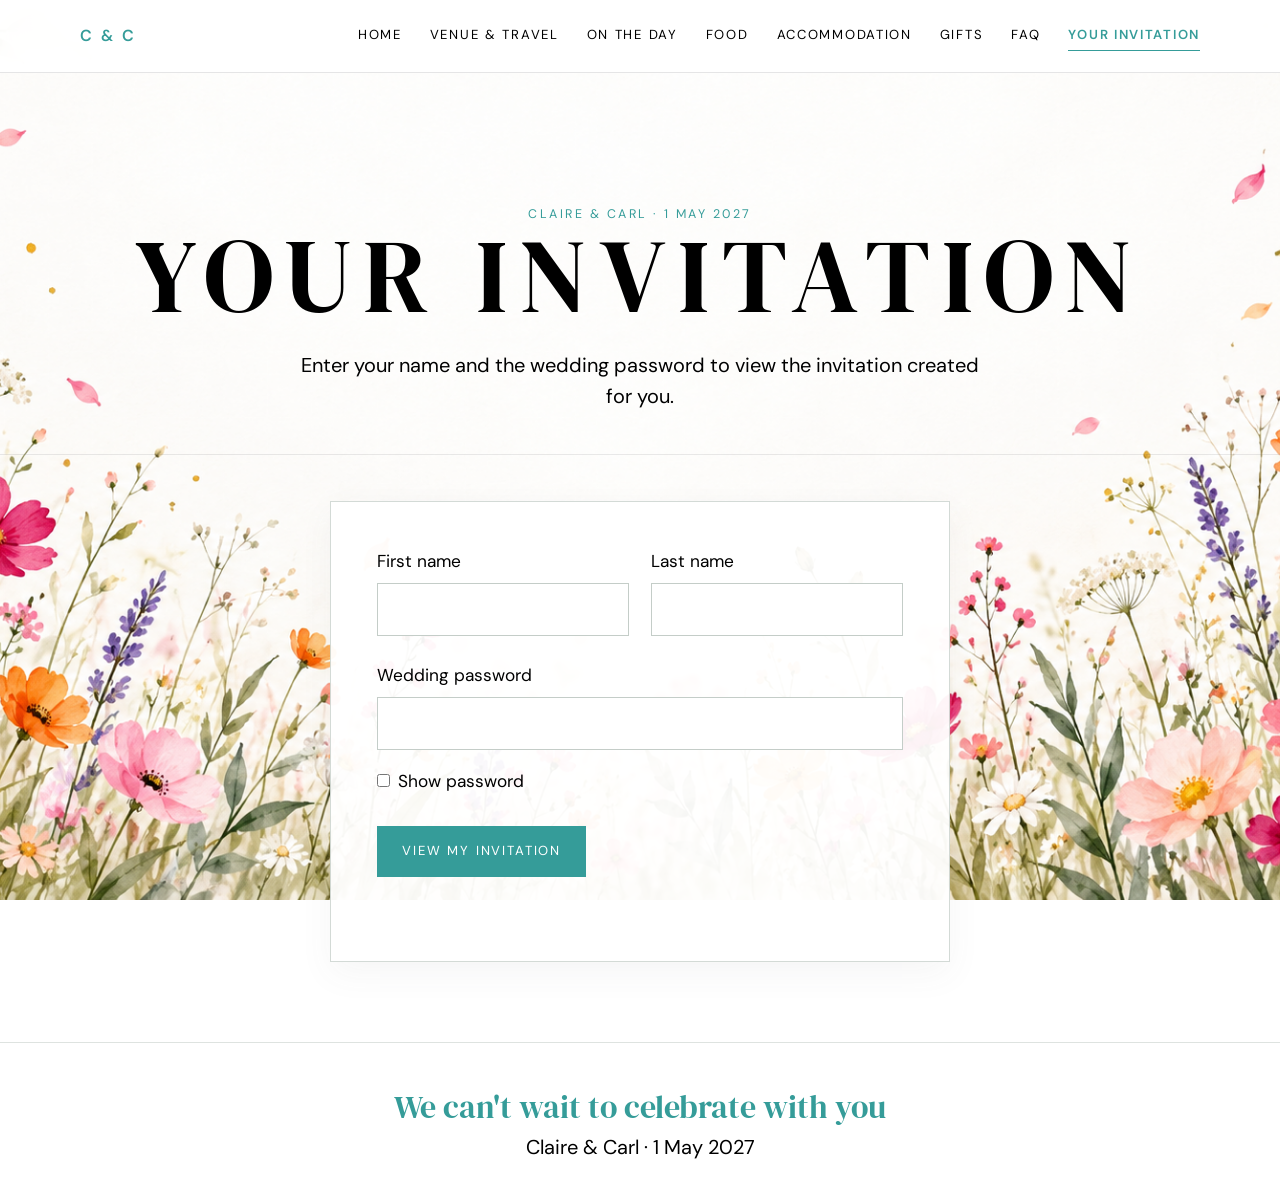
<file: gifts.html>
<!doctype html>
<html lang="en">
<head>
  <meta charset="utf-8">
  <script>document.documentElement.classList.add('has-js');</script>
  <meta name="viewport" content="width=device-width, initial-scale=1">
  <meta name="theme-color" content="#ffffff">
  <meta name="description" content="Gift information for Claire and Carl's wedding">
  <title>Gifts | Claire & Carl</title>
  <link rel="icon" href="/favicon.ico" sizes="any">
  <link rel="icon" type="image/png" sizes="32x32" href="/favicon-32x32.png">
  <link rel="icon" type="image/png" sizes="16x16" href="/favicon-16x16.png">
  <link rel="apple-touch-icon" href="/apple-touch-icon.png">
  <link rel="stylesheet" href="/styles.css">
  <script src="/script.js" defer></script>
</head>
<body class="theme-gifts">
  <div class="password-screen">
    <div class="password-card">
      <p class="eyebrow">Claire & Carl</p>
      <h1>Welcome</h1>
      <p>Please enter the wedding password to continue.</p>
      <form class="password-form">
        <label class="hidden" for="site-password">Password</label>
        <input id="site-password" type="password" autocomplete="current-password" placeholder="Wedding password" required autofocus>
        <button type="submit">Enter</button>
        <p class="password-error" aria-live="polite"></p>
      </form>
    </div>
  </div>
  <header class="site-header">
    <nav class="nav" aria-label="Primary navigation">
      <a class="brand" href="/">C & C</a>
      <button class="menu-button" type="button" aria-expanded="false">Menu</button>
   <div class="nav-links">
  <a href="index.html">Home</a>
  <a href="venue.html">Venue &amp; Travel</a>
  <a href="on-the-day.html">On The Day</a>
  <a href="/food.html">Food</a>
  <a href="accommodation.html">Accommodation</a>
  <a href="gifts.html" aria-current="page">Gifts</a>
  <a href="faq.html">FAQ</a>
  <a href="/invitation/">Your Invitation</a>
</div>
    </nav>
  </header>
  <main>
    <section class="page-hero">
      <p class="eyebrow">A little note</p>
      <h1>Gifts</h1>
      <p>Celebrating with you is what matters most to us.</p>
    </section>
    <section class="section section-surface surface-peach">
      <p class="eyebrow">Your presence is enough</p>
      <h2 class="section-title">No obligation</h2>
      <p class="lead">We are genuinely grateful that you are joining us, and nobody should feel expected to bring a gift.</p>
      <p>If you would like to give us a gift, we have put together a wedding gift list with Prezola.</p>
      <div class="gift-placeholder">
        <p class="eyebrow">Our gift list</p>
        <h3>Prezola</h3>
        <p>You can view our full wedding gift list using the link below.</p>
        <a class="button"
           href="https://prezola.com/buy/view/326088"
           target="_blank"
           rel="noopener noreferrer">
          View our gift list
        </a>
      </div>
    </section>
  </main>
  <footer class="site-footer">
    <p class="footer-script">We can't wait to celebrate with you</p>
    <p>Claire & Carl · 1 May 2027</p>
  </footer>
</body>
</html>
</file>
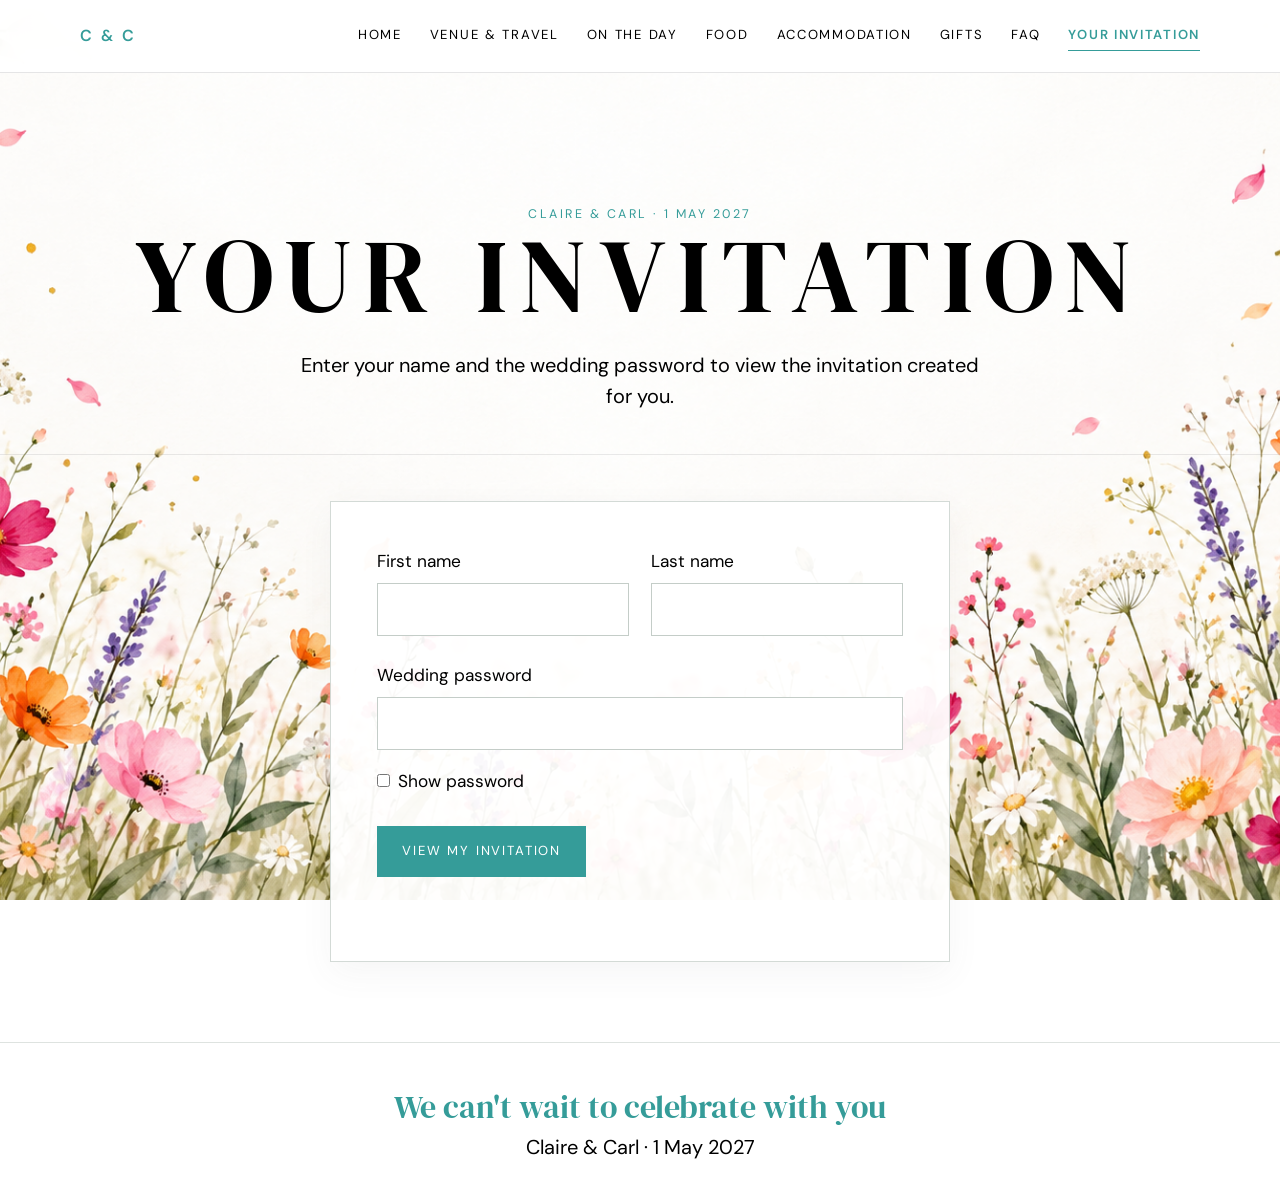
<file: on-the-day.html>
<!doctype html>
<html lang="en">
<head>
  <meta charset="utf-8">
  <script>document.documentElement.classList.add('has-js');</script>
  <meta name="viewport" content="width=device-width, initial-scale=1">
  <meta name="theme-color" content="#ffffff">
  <meta name="description" content="Wedding day timings and entertainment for Claire and Carl's wedding — 1 May 2027">
  <title>On The Day | Claire & Carl</title>

  <link rel="icon" href="/favicon.ico" sizes="any">
  <link rel="icon" type="image/png" sizes="32x32" href="/favicon-32x32.png">
  <link rel="icon" type="image/png" sizes="16x16" href="/favicon-16x16.png">
  <link rel="apple-touch-icon" href="/apple-touch-icon.png">

  <link rel="stylesheet" href="styles.css">
  <script src="script.js" defer></script>
</head>

<body class="theme-on-the-day">

  <div class="password-screen">
    <div class="password-card">
      <p class="eyebrow">Claire & Carl</p>
      <h1>Welcome</h1>
      <p>Please enter the wedding password to continue.</p>

      <form class="password-form">
        <label class="hidden" for="site-password">Password</label>
        <input
          id="site-password"
          type="password"
          autocomplete="current-password"
          placeholder="Wedding password"
          required
          autofocus
        >
        <button type="submit">Enter</button>
        <p class="password-error" aria-live="polite"></p>
      </form>
    </div>
  </div>

  <header class="site-header">
    <nav class="nav" aria-label="Primary navigation">

      <a class="brand" href="index.html">C & C</a>

      <button
        class="menu-button"
        type="button"
        aria-expanded="false">
        Menu
      </button>

      <div class="nav-links">
        <a href="index.html">Home</a>
        <a href="venue.html">Venue &amp; Travel</a>
        <a href="on-the-day.html" aria-current="page">On The Day</a>
        <a href="/food.html">Food</a>
        <a href="accommodation.html">Accommodation</a>
        <a href="gifts.html">Gifts</a>
        <a href="faq.html">FAQ</a>
        <a href="/invitation/">Your Invitation</a>
      </div>

    </nav>
  </header>

  <main>

    <section class="page-hero">
      <p class="eyebrow">Saturday 1 May 2027</p>
      <h1>On The Day</h1>
      <p>Everything you need to know about how the day will unfold.</p>
    </section>

    <section class="section section-surface surface-ivory">

      <p class="eyebrow">On the day</p>
      <h2 class="section-title">Key timings</h2>

      <div class="timeline">

        <div class="timeline-item">
          <div class="timeline-time">1:00pm</div>
          <div>Guest arrival</div>
        </div>

        <div class="timeline-item">
          <div class="timeline-time">2:00pm</div>
          <div>‘The formal bit’ – Wedding ceremony</div>
        </div>

        <div class="timeline-item">
          <div class="timeline-time">2:30pm</div>
          <div>Celebratory drinks and photos</div>
        </div>

        <div class="timeline-item">
          <div class="timeline-time">4:30pm</div>
          <div>Welcoming the new ‘Mister ‘n Missus’ / Speeches</div>
        </div>

        <div class="timeline-item">
          <div class="timeline-time">5:30pm</div>
          <div>Hog roast &amp; BBQ</div>
        </div>

        <div class="timeline-item">
          <div class="timeline-time">7.00–7.45pm</div>
          <div>The Alternative – Set 1</div>
        </div>

        <div class="timeline-item">
          <div class="timeline-time">7:45–9.00pm</div>
          <div>Let’s party!</div>
        </div>

        <div class="timeline-item">
          <div class="timeline-time">9.00pm</div>
          <div>Evening grazing boards</div>
        </div>

        <div class="timeline-item">
          <div class="timeline-time">9.30–10.15pm</div>
          <div>The Alternative – Set 2</div>
        </div>

        <div class="timeline-item">
          <div class="timeline-time">10.15pm onwards</div>
          <div>DJ PeteOh!</div>
        </div>

        <div class="timeline-item">
          <div class="timeline-time">Midnight</div>
          <div>Carriages</div>
        </div>

      </div>

    </section>

  <section class="section section-surface surface-blush">

      <p class="eyebrow">Food</p>
  <h2 class="section-title">On the menu</h2>

  <p class="lead">
We start with a hog roast and BBQ banquet for our hungry guests after the ceremony, photos and speeches are done, then bring out grazing boards for the evening. Have a look at the <a href="/food.html">food page</a> for full details.
  </p>
<br/>
  <p class="eyebrow">Entertainment</p>
  <h2 class="section-title">The soundtrack to the day</h2>

  <p class="lead">
    We couldn't tie the knot without a proper party, and we’re ridiculously
    excited about who’s providing the soundtrack:
  </p>

  <div class="entertainment-grid">

    <!-- The Alternative -->
    <article class="entertainment-card">

      <img
        class="entertainment-image"
        src="images/the-alternative.jpg"
        alt="The Alternative"
      >

      <div class="entertainment-content">

        <p class="eyebrow">Live music</p>
        <h2>The Alternative</h2>

        <p>
          Fronted by Claire’s brother Sam, serving up killer live rock
          to kick the energy into overdrive.
        </p>

        <a
          class="social-link"
          href="https://www.facebook.com/p/The-Alternative-61582387792853/"
          target="_blank"
          rel="noopener noreferrer"
        >
          <img
            class="social-icon"
            src="https://www.facebook.com/favicon.ico"
            alt=""
          >
          The Alternative on Facebook
        </a>

      </div>

    </article>


    <!-- DJ Pete Oh! -->
    <article class="entertainment-card">

      <img
        class="entertainment-image"
        src="images/dj-pete-oh.jpg"
        alt="DJ Pete Oh!"
      >

      <div class="entertainment-content">

        <p class="eyebrow">DJ</p>
        <h2>DJ Pete Oh!</h2>

        <p>
          Carl’s longtime friend Pete, bringing the beats and spinning
          floor-fillers to take us home. Dust off your dancing shoes –
          it's going to be a wild one!
        </p>

        <div class="social-links">

          <a
            class="social-link"
            href="https://www.djpeteoh.com/"
            target="_blank"
            rel="noopener noreferrer"
          >
            DJ Pete Oh! website
          </a>

          <a
            class="social-link"
            href="https://www.instagram.com/djpeteoh/"
            target="_blank"
            rel="noopener noreferrer"
          >
            <img
  class="social-icon"
  src="images/insta-favicon.png"
  alt=""
>
            @djpeteoh
          </a>

        </div>

      </div>

    </article>

  </div>

</section>

  </main>

  <footer class="site-footer">
    <p class="footer-script">
      We can't wait to celebrate with you
    </p>

    <p>
      Claire & Carl · 1 May 2027
    </p>
  </footer>

</body>
</html>
</file>
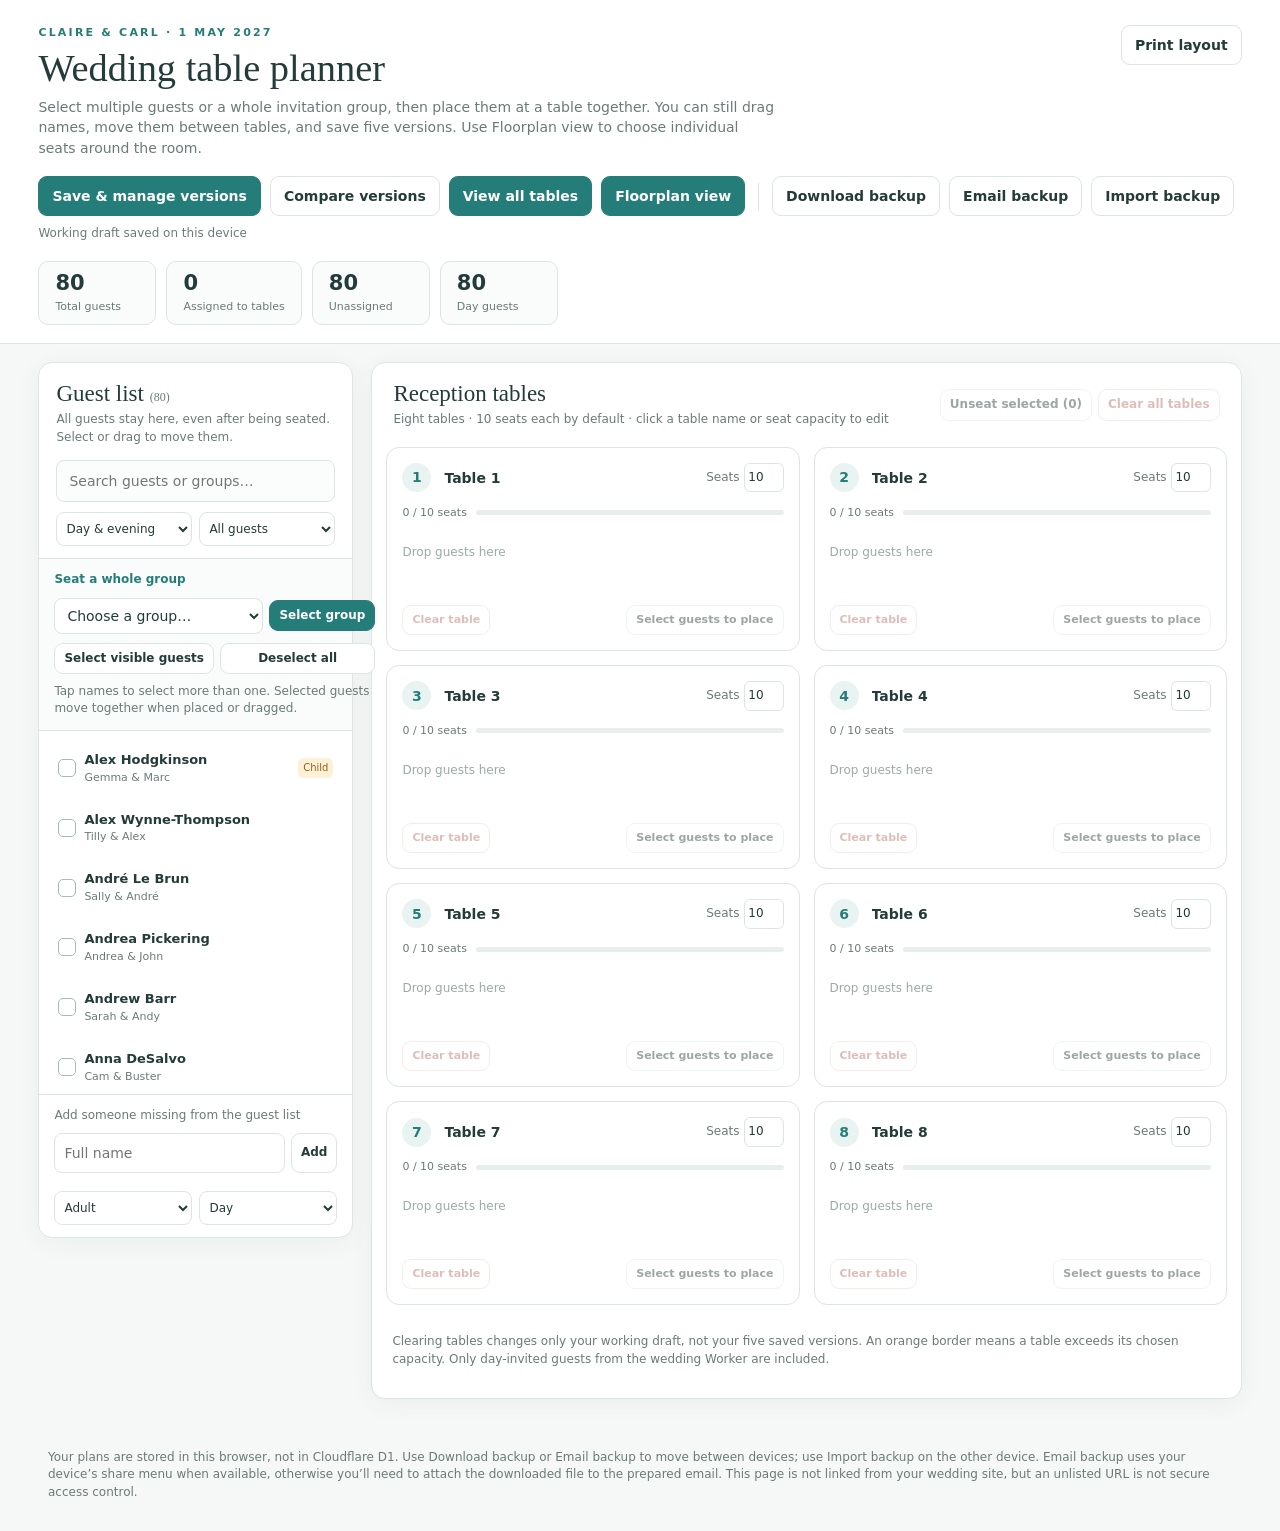
<file: table-planner.html>
<!doctype html>
<html lang="en">
<head>
<meta charset="utf-8"><meta name="viewport" content="width=device-width,initial-scale=1">
<meta name="robots" content="noindex,nofollow,noarchive"><meta name="theme-color" content="#f7f8f6">
<title>Table Planner | Claire & Carl</title>
<style>
:root{--ink:#233b39;--muted:#697b78;--teal:#257d79;--teal-dark:#17635f;--mint:#e9f3f1;--gold:#e5b86c;--line:#dce5e2;--paper:#fff;--canvas:#f6f8f7;--shadow:0 5px 25px rgba(23,65,59,.055)}
*{box-sizing:border-box}html{scroll-behavior:smooth}body{margin:0;background:var(--canvas);color:var(--ink);font:14px/1.45 system-ui,-apple-system,'Segoe UI',sans-serif}button,input,select{font:inherit}button{cursor:pointer}button:disabled{cursor:not-allowed;opacity:.45}button:focus-visible,input:focus-visible,select:focus-visible{outline:3px solid #e6b36a;outline-offset:2px}
.top{padding:25px clamp(18px,3vw,48px) 18px;background:var(--paper);border-bottom:1px solid var(--line)}.eyebrow{font-size:11px;text-transform:uppercase;letter-spacing:.2em;color:var(--teal);font-weight:800}.topline{display:flex;justify-content:space-between;align-items:flex-start;gap:16px;flex-wrap:wrap}.top h1{font:normal clamp(30px,3vw,45px)/1.15 Georgia,serif;margin:5px 0 7px}.top p{color:var(--muted);margin:0}.top .hint{max-width:740px}.btn{border:1px solid var(--line);border-radius:9px;background:#fff;color:var(--ink);padding:9px 13px;font-weight:650;white-space:nowrap}.btn:hover{background:#f2f6f5}.btn.primary{background:var(--teal);border-color:var(--teal);color:#fff}.btn.primary:hover{background:var(--teal-dark)}.btn.subtle{border:0;background:transparent;color:var(--teal)}.btn.small{font-size:12px;padding:6px 9px}.toolbar{display:flex;align-items:center;gap:9px;flex-wrap:wrap;margin-top:18px}.toolbar .divider{width:1px;height:27px;background:var(--line);margin:0 4px}.stats{display:flex;gap:10px;flex-wrap:wrap;margin-top:18px}.stat{padding:9px 16px;border:1px solid var(--line);border-radius:10px;background:#fafcfb;min-width:118px}.stat strong{font-size:21px;display:block;line-height:1.15}.stat span{font-size:11px;color:var(--muted)}
.workspace{display:grid;grid-template-columns:minmax(255px,315px) minmax(0,1fr);gap:18px;padding:18px clamp(16px,3vw,48px) 50px;max-width:1700px;margin:auto;align-items:start}.panel{background:var(--paper);border:1px solid var(--line);border-radius:14px;box-shadow:var(--shadow)}.sidebar{position:sticky;top:12px;max-height:calc(100vh - 24px);display:flex;flex-direction:column;min-height:420px}.sidebar-head{padding:18px 17px 12px;border-bottom:1px solid var(--line)}.sidebar-head h2,.canvas-head h2{margin:0 0 4px;font:normal 23px Georgia,serif}.secondary{font-size:12px;color:var(--muted)}.search{width:100%;padding:10px 12px;border:1px solid var(--line);border-radius:8px;margin-top:14px;background:#fbfdfc}.filterline{display:flex;gap:7px;margin-top:10px}.filterline select{min-width:0;width:50%;border:1px solid var(--line);border-radius:8px;background:#fff;padding:8px 5px;color:var(--ink);font-size:12px}.guest-list{overflow-y:auto;min-height:100px;flex:1;padding:9px}.guest-row{width:100%;display:flex;align-items:center;gap:8px;padding:10px 9px;text-align:left;background:#fff;border:1px solid transparent;border-radius:8px;color:var(--ink);margin-bottom:3px}.guest-row:hover{background:#f5f9f7;border-color:#d9eae6}.guest-row.selected{background:#e0f2ee;border-color:#79b7ac}.guest-row[draggable=true]{cursor:grab}.guest-row .name{flex:1;min-width:0;font-size:13px;font-weight:600}.guest-row .sub{display:block;font-size:11px;font-weight:400;color:var(--muted)}.tag{font-size:10px;padding:3px 5px;border-radius:5px;white-space:nowrap;background:#eef2f1;color:#65716f}.tag.child{background:#fff0d8;color:#95611d}.tag.evening{background:#eeeafa;color:#6a579b}.sidebar-bottom{border-top:1px solid var(--line);padding:12px 15px;display:grid;gap:8px}.addline{display:flex;gap:6px}.addline input{width:100%;min-width:0;border:1px solid var(--line);border-radius:8px;padding:9px}.addline button{flex-shrink:0}.selection{padding:10px 12px;background:var(--mint);border:1px solid #c4e0d9;border-radius:9px;margin-bottom:12px;display:flex;align-items:center;justify-content:space-between;gap:9px}.selection[hidden]{display:none}.selection strong{font-size:13px}
.canvas{min-width:0}.canvas-head{padding:18px 21px;display:flex;align-items:center;justify-content:space-between;gap:14px;flex-wrap:wrap}.canvas-head p{margin:0}.table-grid{display:grid;grid-template-columns:repeat(2,minmax(0,1fr));gap:14px;padding:0 14px 16px}.table-card{background:#fff;border:1px solid var(--line);border-radius:13px;padding:15px;min-height:202px;transition:background .15s,border-color .15s}.table-card.drag-over{border:2px dashed var(--teal);background:#e9f4f1}.table-card.full{border-color:#edc5a7}.table-top{display:flex;justify-content:space-between;align-items:center;gap:7px}.table-title{display:flex;align-items:center;gap:7px;min-width:0}.table-number{width:29px;height:29px;display:grid;place-items:center;border-radius:50%;background:var(--mint);color:var(--teal);font-weight:800;flex-shrink:0}.table-name{min-width:0;max-width:200px;border:1px solid transparent;border-radius:5px;padding:4px 5px;background:transparent;color:var(--ink);font-weight:750}.table-name:hover,.table-name:focus{border-color:var(--line);background:#fff}.capacity{display:flex;align-items:center;gap:4px;font-size:12px;color:var(--muted);white-space:nowrap}.capacity input{width:40px;padding:5px 2px;border:1px solid var(--line);border-radius:6px;text-align:center;color:var(--ink)}.occupancy{margin:12px 0 10px;display:flex;align-items:center;gap:9px;font-size:11px;color:var(--muted)}.bar{height:5px;background:#e8eeec;border-radius:8px;flex:1;overflow:hidden}.bar>i{display:block;height:100%;background:var(--teal);border-radius:8px}.full .bar>i{background:#d4864d}.seated{display:flex;gap:6px;flex-wrap:wrap;min-height:62px;align-content:start}.chip{display:flex;align-items:center;gap:6px;background:#edf4f2;border:1px solid #d7e8e3;border-radius:7px;padding:6px 5px 6px 9px;font-size:12px;cursor:grab;max-width:100%}.chip.selected{outline:2px solid var(--teal)}.chip .chip-name{overflow:hidden;text-overflow:ellipsis;white-space:nowrap;max-width:190px}.chip.child{background:#fff7e9;border-color:#f0dec2}.chip.evening{background:#f3effa;border-color:#e2daf4}.chip .remove{border:0;background:transparent;font-size:16px;line-height:1;color:#697b78;padding:0 3px}.chip .remove:hover{color:#a13b36}.empty{color:#9aaba7;font-size:12px;padding:13px 0}.table-bottom{display:flex;justify-content:flex-end;margin-top:12px}.table-bottom .btn{font-size:11px}.notice{font-size:12px;color:var(--muted);padding:0 20px 18px}
.modal-backdrop{position:fixed;inset:0;background:rgba(18,40,36,.52);z-index:30;display:grid;place-items:center;padding:15px}.modal-backdrop[hidden]{display:none}.modal{background:#fff;border-radius:15px;width:min(100%,1050px);max-height:90vh;overflow:auto;padding:25px;box-shadow:0 20px 60px #0002}.modal h2{font:normal 30px Georgia,serif;margin:0 0 6px}.modal-top{display:flex;justify-content:space-between;align-items:start;gap:20px}.version-row{display:grid;grid-template-columns:repeat(5,minmax(0,1fr));gap:8px;margin:17px 0}.version-card{border:1px solid var(--line);border-radius:10px;padding:12px;min-width:0}.version-card strong{display:block;overflow-wrap:anywhere}.version-card .buttons{display:flex;gap:5px;flex-wrap:wrap;margin-top:12px}.version-card .btn{font-size:11px;padding:6px 8px}.version-card.empty-slot{background:#fafbfa}.version-card .date{font-size:11px;color:var(--muted);margin-top:5px}.modal .row{display:flex;align-items:center;gap:8px;flex-wrap:wrap}.modal select,.modal input{border:1px solid var(--line);border-radius:8px;padding:9px;min-width:130px}.comparison{margin-top:15px;display:grid;grid-template-columns:repeat(2,minmax(0,1fr));gap:14px}.compare-col{background:#fafcfa;border:1px solid var(--line);border-radius:10px;padding:13px}.compare-col h3{margin:0 0 10px;font-size:16px}.compare-table{padding:9px 0;border-top:1px solid var(--line)}.compare-table strong{font-size:12px}.compare-table p{font-size:12px;margin:5px 0;color:#576a66}.changed{background:#fff7e9;border-left:3px solid var(--gold);padding-left:8px}.muted{color:var(--muted)}.file-input{display:none}.sr-only{position:absolute;width:1px;height:1px;overflow:hidden;clip:rect(0,0,0,0);white-space:nowrap}.footer{padding:0 48px 30px;color:var(--muted);font-size:12px}
@media(min-width:1450px){.table-grid{grid-template-columns:repeat(3,minmax(0,1fr))}}@media(max-width:900px){.workspace{grid-template-columns:1fr}.sidebar{position:static;max-height:none;min-height:0}.guest-list{max-height:270px}.version-row{grid-template-columns:repeat(2,minmax(0,1fr))}}@media(max-width:610px){.table-grid{grid-template-columns:1fr}.comparison{grid-template-columns:1fr}.top{padding:19px 16px}.workspace{padding:12px}.toolbar{gap:6px}.stat{min-width:0;flex:1}.version-row{grid-template-columns:1fr}.modal{padding:17px}.table-name{max-width:155px}.footer{padding:0 15px 30px}}@media print{.top .toolbar,.sidebar,.selection,.table-bottom,.footer,.notice,.modal-backdrop{display:none!important}.workspace{display:block;padding:0}.canvas{width:100%}.table-grid{grid-template-columns:repeat(2,1fr)}.table-card{break-inside:avoid;box-shadow:none}.top{padding:10px}.canvas-head{padding:10px}.table-name{border:0}}

/* Full-screen, read-only overview: eight tables at a glance on desktop. */
body.overview-open{overflow:hidden}
.overview{position:fixed;inset:0;z-index:45;background:#f3f7f5;display:flex;flex-direction:column;padding:clamp(10px,1.7vh,22px) clamp(12px,2vw,32px);gap:clamp(8px,1.3vh,15px);height:100vh;height:100dvh;overflow:hidden}
.overview[hidden]{display:none}
.overview-header{display:flex;justify-content:space-between;align-items:center;gap:12px;flex-shrink:0}
.overview-eyebrow{font-size:10px;letter-spacing:.18em;text-transform:uppercase;font-weight:800;color:var(--teal)}
.overview-title{font:normal clamp(21px,2.3vw,34px)/1.12 Georgia,serif;margin:3px 0}
.overview-meta{font-size:12px;color:var(--muted);margin:0}
.overview-actions{display:flex;align-items:center;gap:8px;flex-wrap:wrap;justify-content:flex-end}
.overview-actions select{max-width:220px;min-width:135px;padding:9px;border:1px solid var(--line);border-radius:9px;background:#fff;color:var(--ink)}
.overview-grid{display:grid;grid-template-columns:repeat(4,minmax(0,1fr));grid-template-rows:repeat(2,minmax(0,1fr));gap:clamp(7px,1.2vh,14px);flex:1;min-height:0}
.overview-table{background:#fff;border:1px solid var(--line);border-radius:14px;box-shadow:var(--shadow);padding:clamp(8px,1.3vh,15px);display:flex;flex-direction:column;min-height:0;overflow:hidden}
.overview-table.overfull{border-color:#d89d65;background:#fffbf5}
.overview-table-top{display:flex;gap:8px;align-items:center;min-width:0;flex-shrink:0;padding-bottom:clamp(5px,.9vh,10px);border-bottom:1px solid #e8eeeb}
.overview-number{display:grid;place-items:center;flex-shrink:0;width:clamp(25px,3.3vh,34px);height:clamp(25px,3.3vh,34px);background:var(--mint);border-radius:50%;font-size:12px;font-weight:800;color:var(--teal)}
.overview-table-title{min-width:0;flex:1;font-size:clamp(11px,1.6vh,16px);font-weight:750;overflow:hidden;text-overflow:ellipsis;white-space:nowrap}
.overview-count{font-size:clamp(10px,1.25vh,12px);color:var(--muted);white-space:nowrap}
.overview-names{list-style:none;margin:clamp(4px,.8vh,8px) 0 0;padding:0;display:grid;grid-template-rows:repeat(10,minmax(0,1fr));gap:0;flex:1;min-height:0}
.overview-names li{display:flex;align-items:center;gap:5px;min-width:0;min-height:0;padding:0 2px;font-size:clamp(10px,1.55vh,13px);line-height:1.1;border-bottom:1px solid #f2f5f3}
.overview-names li:last-child{border-bottom:0}
.overview-names .seat-number{color:#96aaa5;font-size:10px;width:17px;flex-shrink:0;font-variant-numeric:tabular-nums}
.overview-names .seat-name{overflow:hidden;text-overflow:ellipsis;white-space:nowrap;min-width:0;flex:1}
.overview-names .seat-empty{color:#bdc9c5}
.overview-names .seat-child{color:#a3732e;font-size:9px;font-weight:700;flex-shrink:0}
.overview-summary{display:flex;justify-content:space-between;gap:8px;align-items:center;font-size:11px;color:var(--muted);flex-shrink:0}
.overview-summary strong{color:var(--ink)}
@media(max-width:850px){.overview{overflow:auto;height:100dvh}.overview-grid{grid-template-columns:repeat(2,minmax(0,1fr));grid-template-rows:repeat(4,minmax(235px,1fr));flex:none}.overview-table{min-height:235px}.overview-names li{font-size:12px}.overview-header{align-items:flex-start}}
@media(max-width:520px){.overview-header{flex-direction:column}.overview-actions{justify-content:flex-start;width:100%}.overview-grid{grid-template-columns:repeat(2,minmax(0,1fr));grid-template-rows:repeat(4,minmax(255px,1fr))}.overview-table{padding:8px}.overview-table-title{font-size:11px}.overview-names li{font-size:10px}.overview-count{font-size:10px}.overview-actions select{flex:1;min-width:110px}}
@media print{body.overview-open .top,body.overview-open .workspace,body.overview-open .footer{display:none!important}body.overview-open .overview{position:static;height:auto;overflow:visible;padding:8px}body.overview-open .overview-actions{display:none!important}body.overview-open .overview-grid{grid-template-columns:repeat(4,1fr);grid-template-rows:repeat(2,auto);gap:6px}body.overview-open .overview-table{min-height:250px;break-inside:avoid}body.overview-open .overview-names li{font-size:10px;min-height:19px}body.overview-open .overview-summary{margin-top:5px}}

/* Bulk seating tools */
.bulk-tools{padding:12px 15px;border-bottom:1px solid var(--line);background:#fafcfb;display:grid;gap:9px}
.bulk-tools .bulk-heading{font-weight:750;font-size:12px;color:var(--teal)}
.bulk-tools .group-row{display:flex;gap:6px;align-items:center}
.bulk-tools select{flex:1;min-width:0;border:1px solid var(--line);background:#fff;border-radius:8px;padding:8px;color:var(--ink)}
.bulk-tools .bulk-buttons{display:flex;gap:6px;flex-wrap:wrap}
.bulk-tools .bulk-buttons .btn{flex:1}
.guest-row .tick{width:18px;height:18px;flex-shrink:0;border:1.5px solid #a5bab5;border-radius:5px;display:grid;place-items:center;font-size:12px;color:transparent;background:white}
.guest-row.selected .tick{background:var(--teal);color:white;border-color:var(--teal)}
.table-bottom{justify-content:space-between;align-items:center;gap:8px;flex-wrap:wrap}
.btn.danger{color:#a04438;border-color:#e8c6c0;background:#fff}
.btn.danger:hover{background:#fff1ee}
.btn.danger:disabled{opacity:.35}
.selection{flex-wrap:wrap}
.selection .selection-message{flex:1;min-width:180px}
@media(max-width:900px){.bulk-tools{padding:12px 15px}}

/* Editable floorplan: positions follow the supplied hand-drawn room sketch. */
body.floorplan-open{overflow:hidden}
.floorplan{position:fixed;inset:0;z-index:48;display:flex;flex-direction:column;background:#f2f6f4;color:var(--ink)}
.floorplan[hidden]{display:none}
.floorplan-head{background:#fff;border-bottom:1px solid var(--line);padding:12px clamp(12px,2vw,28px);display:flex;align-items:center;justify-content:space-between;gap:15px;flex-wrap:wrap;flex-shrink:0}
.floorplan-head h2{font:normal 27px/1.15 Georgia,serif;margin:3px 0}
.floorplan-head .secondary{margin:0}
.floorplan-actions{display:flex;align-items:center;gap:8px;flex-wrap:wrap}
.floorplan-actions select,.floorplan-actions input{border:1px solid var(--line);border-radius:8px;background:#fff;color:var(--ink);padding:8px;max-width:220px}
.floorplan-actions input[type=range]{width:115px;padding:0;accent-color:var(--teal)}
.floorplan-main{display:grid;grid-template-columns:minmax(0,1fr) 285px;flex:1;min-height:0}
.floorplan-viewport{overflow:auto;min-width:0;min-height:0;position:relative;background:#e8efeb;overscroll-behavior:contain}
.floorplan-stage{position:relative;margin:24px auto;box-shadow:0 12px 45px #294a3b24;transition:width .12s,height .12s}
.floorplan-room{width:1700px;height:2460px;position:absolute;left:0;top:0;transform-origin:0 0;border:12px solid #8fa9a1;border-radius:20px;background-color:#fcfdfb;background-image:radial-gradient(#d8e5df 1px,transparent 1px);background-size:32px 32px;overflow:hidden}
.floorplan-room::before{content:'RECEPTION ROOM';position:absolute;top:19px;left:35px;letter-spacing:.22em;font-size:19px;font-weight:800;color:#9caea6}
.floorplan-bar{position:absolute;display:flex;align-items:center;justify-content:center;border:8px solid #b7a88e;background:#eee4d3;color:#776245;font-size:29px;letter-spacing:.24em;font-weight:800}
.floorplan-wall{position:absolute;border:8px solid #98aaa5;border-top:0;background:repeating-linear-gradient(135deg,#e0e7e3,#e0e7e3 12px,#d5dfda 12px,#d5dfda 24px);display:grid;place-items:center;color:#758780;font-size:21px;font-weight:750;letter-spacing:.1em;text-align:center;padding:30px}
.floorplan-dj{position:absolute;display:grid;place-items:center;border:7px solid #b4c7be;background:#eef3ee;border-radius:10px;color:#597e70;font-size:29px;font-weight:800;letter-spacing:.14em}
.floorplan-pillar{position:absolute;width:74px;height:74px;border:8px solid #98a7a0;border-radius:7px;background:#d1dad5;box-shadow:0 4px 8px #254b3b14}
.floorplan-pillar::after{content:'PILLAR';display:grid;place-items:center;height:100%;font-size:10px;color:#5b6c65;font-weight:800}
.floorplan-table{position:absolute;width:1px;height:1px;overflow:visible;z-index:2}
.floorplan-disc{position:absolute;left:-72px;top:-72px;width:144px;height:144px;border:5px solid #b6d4cb;border-radius:50%;background:linear-gradient(145deg,#fff,#e8f4ee);box-shadow:0 5px 20px #1f635522;display:flex;flex-direction:column;justify-content:center;align-items:center;text-align:center;padding:12px}
.floorplan-disc strong{font:normal 28px/1.1 Georgia,serif;color:#216c63}
.floorplan-disc span{font-size:14px;font-weight:800;color:#3b5b53;max-width:115px;overflow:hidden;text-overflow:ellipsis;white-space:nowrap}
.floorplan-disc small{font-size:13px;color:#667f74}
.floorplan-seat{position:absolute;width:158px;height:36px;display:flex;align-items:center;gap:6px;padding:4px 7px;border:1px solid #c6dbd2;background:#fff;border-radius:9px;color:#2d5148;font-size:13px;text-align:left;box-shadow:0 2px 5px #1c4b3820;transform:translate(-50%,-50%);white-space:nowrap;cursor:pointer;z-index:4}
.floorplan-seat .floorplan-seat-num{display:grid;place-items:center;width:21px;height:21px;border-radius:50%;background:#d6eae3;color:#287267;font-weight:800;font-size:11px;flex-shrink:0}
.floorplan-seat .floorplan-seat-name{overflow:hidden;text-overflow:ellipsis;flex:1;min-width:0}
.floorplan-seat.empty{color:#9baaa4;border-style:dashed;background:#f9fcfa}
.floorplan-seat.empty .floorplan-seat-num{background:#ecf1ee;color:#8a9e96}
.floorplan-seat.child{background:#fff7e9;border-color:#eddfc5}
.floorplan-seat.active{border:3px solid #d89a48;box-shadow:0 0 0 4px #f8e6c9}
.floorplan-seat.drop-over{border:3px dashed var(--teal);background:#d7efe7}
.floorplan-seat:focus-visible{outline:4px solid #e9b86c;outline-offset:2px}
.floorplan-side{background:#fff;border-left:1px solid var(--line);overflow-y:auto;padding:20px;display:flex;flex-direction:column;gap:16px}
.floorplan-side h3{font:normal 23px Georgia,serif;margin:0 0 6px}
.floorplan-side p{margin:0;color:var(--muted);font-size:12px}
.floorplan-side label{display:block;font-weight:700;font-size:12px;margin-bottom:6px}
.floorplan-side select{width:100%;border:1px solid var(--line);padding:11px 8px;border-radius:8px;background:#fff;color:var(--ink)}
.floorplan-swapbar{display:flex;align-items:center;flex-wrap:wrap;gap:9px;padding:10px 20px;background:#f1f7f3;border-bottom:1px solid #cdded4;font-size:13px}
.floorplan-swapbar select{padding:7px 9px;border:1px solid #a9c9bd;border-radius:8px;background:white;color:#234b40}
.floorplan-swapbar .secondary{font-size:12px}
.floorplan-swapbar select:disabled{opacity:.5}
.floorplan-side .floorplan-edit-buttons{display:flex;flex-wrap:wrap;gap:7px;margin-top:10px}
.floorplan-side .floorplan-help{padding:12px;border-radius:10px;background:#f2f7f4;display:grid;gap:8px}
.floorplan-side .floorplan-help strong{font-size:13px}
.floorplan-side .floorplan-help p{line-height:1.5}
.floorplan-side .floorplan-info{padding:11px 12px;background:#e9f3f1;border-radius:10px;font-size:12px;color:#28645c}
.floorplan-side .floorplan-info.warning{background:#fff3df;color:#8a5a23}
.floorplan-legend{display:flex;gap:8px;flex-wrap:wrap;font-size:11px;color:var(--muted)}
.floorplan-legend i{display:inline-block;width:11px;height:11px;background:#fff;border:1px solid #c6dbd2;border-radius:3px;margin-right:3px}
.floorplan-legend i.child{background:#fff7e9}
.floorplan-foot{padding:7px 22px;background:#fff;border-top:1px solid var(--line);display:flex;justify-content:space-between;gap:15px;color:var(--muted);font-size:12px;flex-shrink:0}
@media(max-width:860px){.floorplan-main{grid-template-columns:minmax(0,1fr)}.floorplan-side{position:absolute;right:10px;bottom:43px;max-height:40%;width:min(330px,calc(100% - 20px));border:1px solid var(--line);border-radius:13px;box-shadow:0 8px 35px #1b4b352b;z-index:10;padding:12px}.floorplan-side:not(.editing) .floorplan-editor{display:none}.floorplan-side:not(.editing){width:230px}.floorplan-head h2{font-size:21px}.floorplan-actions{gap:5px}.floorplan-actions .btn{padding:6px 8px;font-size:12px}.floorplan-actions input[type=range]{width:80px}}
@media print{body.floorplan-open .top,body.floorplan-open .workspace,body.floorplan-open .footer,body.floorplan-open .overview,body.floorplan-open .floorplan-actions,body.floorplan-open .floorplan-side,body.floorplan-open .floorplan-foot{display:none!important}body.floorplan-open .floorplan{position:static;display:block!important;background:#fff;height:auto;overflow:visible}body.floorplan-open .floorplan-head{padding:3px 8px}body.floorplan-open .floorplan-main{display:block}body.floorplan-open .floorplan-viewport{overflow:visible;background:#fff}body.floorplan-open .floorplan-stage{margin:0;width:918px!important;height:1329px!important;box-shadow:none}body.floorplan-open .floorplan-room{transform:scale(.54)!important}body.floorplan-open .floorplan-seat{box-shadow:none} @page{size:A3 portrait;margin:10mm}}
</style>
</head>
<body>
<header class="top">
 <div class="topline"><div><div class="eyebrow">Claire & Carl · 1 May 2027</div><h1>Wedding table planner</h1><p class="hint">Select multiple guests or a whole invitation group, then place them at a table together. You can still drag names, move them between tables, and save five versions. Use Floorplan view to choose individual seats around the room.</p></div><div><button class="btn" id="printBtn">Print layout</button></div></div>
 <div class="toolbar"><button class="btn primary" id="versionsBtn">Save & manage versions</button><button class="btn" id="compareBtn">Compare versions</button><button class="btn primary" id="overviewBtn">View all tables</button><button class="btn primary" id="floorplanBtn">Floorplan view</button><span class="divider"></span><button class="btn" id="exportBtn">Download backup</button><button class="btn" id="emailBackupBtn">Email backup</button><button class="btn" id="importBtn">Import backup</button><input class="file-input" id="fileInput" type="file" accept=".json,application/json"><span class="secondary" id="saveStatus" role="status">Working draft saved on this device</span></div>
 <div class="stats"><div class="stat"><strong id="totalStat">0</strong><span>Total guests</span></div><div class="stat"><strong id="assignedStat">0</strong><span>Assigned to tables</span></div><div class="stat"><strong id="unassignedStat">0</strong><span>Unassigned</span></div><div class="stat"><strong id="dayStat">0</strong><span>Day guests</span></div></div>
</header>
<div class="workspace">
 <aside class="sidebar panel" aria-label="Guest list"><div class="sidebar-head"><h2>Guest list <span class="secondary" id="guestCount"></span></h2><div class="secondary">All guests stay here, even after being seated. Select or drag to move them.</div><input id="search" class="search" type="search" placeholder="Search guests or groups…" aria-label="Search guests"><div class="filterline"><select id="inviteFilter" aria-label="Invitation filter"><option value="all">Day & evening</option><option value="Day">Day guests</option></select><select id="seatFilter" aria-label="Seating filter"><option value="all">All guests</option><option value="unassigned">Unassigned</option><option value="assigned">Assigned</option></select></div></div><div class="bulk-tools" aria-label="Bulk guest selection"><div class="bulk-heading">Seat a whole group</div><div class="group-row"><select id="groupPicker" aria-label="Choose invitation group"><option value="">Choose a group…</option></select><button class="btn small primary" id="selectGroupBtn">Select group</button></div><div class="bulk-buttons"><button class="btn small" id="selectVisibleBtn" title="Select every guest matching the current search and filters">Select visible guests</button><button class="btn small" id="deselectBtn">Deselect all</button></div><div class="secondary">Tap names to select more than one. Selected guests move together when placed or dragged.</div></div><div id="guestList" class="guest-list" role="list"></div><div class="sidebar-bottom"><div class="secondary">Add someone missing from the guest list</div><div class="addline"><input id="newGuest" placeholder="Full name" aria-label="New guest name"><button class="btn small" id="addGuestBtn">Add</button></div><div class="filterline"><select id="newGuestType" aria-label="New guest age"><option value="Adult">Adult</option><option value="Child">Child</option></select><select id="newGuestInvite" aria-label="New guest invitation"><option value="Day">Day</option></select></div></div></aside>
 <main class="canvas"><div id="selection" class="selection" hidden><span class="selection-message"><strong id="selectedName"></strong> selected — click “Place selected here” on a table, or drag any selected name.</span><button class="btn small" id="clearSelection">Cancel</button></div><section class="panel"><div class="canvas-head"><div><h2>Reception tables</h2><p class="secondary">Eight tables · 10 seats each by default · click a table name or seat capacity to edit</p></div><div class="addline"><button class="btn small" id="unassignBtn" title="Remove selected guests from their tables" disabled>Unseat selected</button><button class="btn small danger" id="clearAllBtn" title="Empty all eight tables in the working draft">Clear all tables</button></div></div><div id="tableGrid" class="table-grid"></div><p class="notice">Clearing tables changes only your working draft, not your five saved versions. An orange border means a table exceeds its chosen capacity. Only day-invited guests from the wedding Worker are included.</p></section></main>
</div>
<footer class="footer">Your plans are stored in this browser, not in Cloudflare D1. Use Download backup or Email backup to move between devices; use Import backup on the other device. Email backup uses your device’s share menu when available, otherwise you’ll need to attach the downloaded file to the prepared email. This page is not linked from your wedding site, but an unlisted URL is not secure access control.</footer>
<div id="modalBackdrop" class="modal-backdrop" hidden><div class="modal" role="dialog" aria-modal="true" aria-labelledby="modalTitle"><div class="modal-top"><div><h2 id="modalTitle">Saved versions</h2><p class="secondary" id="modalDesc">Each slot keeps an independent snapshot of your seating plan.</p></div><button class="btn" id="closeModal" aria-label="Close dialog">Close</button></div><div id="modalContent"></div></div></div>
<section id="overview" class="overview" role="dialog" aria-modal="true" aria-labelledby="overviewHeading" hidden>
 <div class="overview-header">
  <div><div class="overview-eyebrow">Claire &amp; Carl · Wedding reception</div><h2 id="overviewHeading" class="overview-title">All eight tables</h2><p id="overviewSubtitle" class="overview-meta">Your current seating plan, all in one view</p></div>
  <div class="overview-actions"><label class="sr-only" for="overviewVersion">Choose a seating plan to view</label><select id="overviewVersion" aria-label="Choose a seating plan"><option value="draft">Working draft</option></select><button class="btn" id="overviewPrint">Print overview</button><button class="btn primary" id="overviewClose">Back to planner ✕</button></div>
 </div>
 <div class="overview-grid" id="overviewGrid"></div>
 <div class="overview-summary"><span id="overviewTotals"></span><span>View only · use the planner to move guests</span></div>
</section>

<section id="floorplan" class="floorplan" role="dialog" aria-modal="true" aria-labelledby="floorplanHeading" hidden>
 <header class="floorplan-head"><div><div class="eyebrow">Claire &amp; Carl · Reception layout</div><h2 id="floorplanHeading">Your wedding floorplan</h2><p class="secondary">Eight round tables · two pillars · bar and walled-off area · DJ position</p></div>
  <div class="floorplan-actions"><label class="sr-only" for="floorplanVersion">Plan to view</label><select id="floorplanVersion" aria-label="Plan to view"><option value="draft">Working draft</option></select><button class="btn small" id="floorplanFit">Fit room</button><label for="floorplanZoom" class="secondary">Zoom <span id="floorplanZoomLabel">50%</span></label><input type="range" id="floorplanZoom" min="20" max="160" step="5" value="50" aria-label="Floorplan zoom"><button class="btn" id="floorplanPrint">Print floorplan</button><button class="btn primary" id="floorplanClose">Back to planner ✕</button></div>
 </header>
 <div class="floorplan-swapbar"><strong>Swap table positions</strong><label for="floorSwapA">Move</label><select id="floorSwapA" aria-label="First table"><option value="0">Table 1</option><option value="1">Table 2</option><option value="2">Table 3</option><option value="3">Table 4</option><option value="4">Table 5</option><option value="5">Table 6</option><option value="6">Table 7</option><option value="7">Table 8</option></select><span>with</span><select id="floorSwapB" aria-label="Second table"><option value="0">Table 1</option><option value="1">Table 2</option><option value="2">Table 3</option><option value="4" selected>Table 5</option><option value="3">Table 4</option><option value="5">Table 6</option><option value="6">Table 7</option><option value="7">Table 8</option></select><button class="btn primary small" id="floorSwapBtn">Swap positions</button><span class="secondary">Moves tables and their guests together; does not change table assignments.</span></div>
 <div class="floorplan-main"><div id="floorplanViewport" class="floorplan-viewport" aria-label="Scrollable and zoomable reception floorplan"><div id="floorplanStage" class="floorplan-stage"><div id="floorplanRoom" class="floorplan-room">
  <div class="floorplan-bar" style="left:1110px;top:1660px;width:590px;height:170px">BAR</div>
  <div class="floorplan-wall" style="left:1110px;top:1830px;width:590px;height:630px">WALLED-OFF SPACE<br>(NO ACCESS)</div>
  <div class="floorplan-dj" style="left:80px;top:2170px;width:610px;height:260px">DJ</div>
  <div class="floorplan-pillar" style="left:1025px;top:435px" title="Pillar"></div>
  <div class="floorplan-pillar" style="left:1025px;top:895px" title="Pillar"></div>
  <div id="floorplanTables"></div>
 </div></div></div>
 <aside id="floorplanSide" class="floorplan-side" aria-label="Floorplan seat editor"><div><h3>Arrange individual seats</h3><p>Click a name or an empty chair on the floorplan to assign a guest. Drag a name onto an empty chair, or swap two chairs at the same table.</p></div><div class="floorplan-legend"><span><i></i>Adult</span><span><i class="child"></i>Child</span><span>Dashed = empty</span></div><div id="floorplanEditor" class="floorplan-editor"><div class="floorplan-help"><strong>Select a seat</strong><p>Each table has ten numbered places. The main planner controls which table people sit at; this view also lets you choose their exact chair.</p></div></div><div id="floorplanStatus" class="floorplan-info">Working draft · changes save automatically</div></aside></div>
 <footer class="floorplan-foot"><span id="floorplanTotals">8 tables · 80 seats</span><span>Use Fit room for the whole layout; zoom in to read and edit names</span></footer>
</section>
<script id="initialGuestData" type="application/json">
[
  {
    "id": "claire-gamal",
    "name": "Claire Gamal",
    "type": "Adult",
    "invitation": "Day",
    "party": "Waleed & Claire"
  },
  {
    "id": "waleed-gamal",
    "name": "Waleed Gamal",
    "type": "Adult",
    "invitation": "Day",
    "party": "Waleed & Claire"
  },
  {
    "id": "andrea-pickering",
    "name": "Andrea Pickering",
    "type": "Adult",
    "invitation": "Day",
    "party": "Andrea & John"
  },
  {
    "id": "anya-pickering",
    "name": "Anya Pickering",
    "type": "Child",
    "invitation": "Day",
    "party": "Andrea & John"
  },
  {
    "id": "darcie-pickering",
    "name": "Darcie Pickering",
    "type": "Child",
    "invitation": "Day",
    "party": "Andrea & John"
  },
  {
    "id": "john-pickering",
    "name": "John Pickering",
    "type": "Adult",
    "invitation": "Day",
    "party": "Andrea & John"
  },
  {
    "id": "tristan-pickering",
    "name": "Tristan Pickering",
    "type": "Child",
    "invitation": "Day",
    "party": "Andrea & John"
  },
  {
    "id": "ben-unwin",
    "name": "Ben Unwin",
    "type": "Adult",
    "invitation": "Day",
    "party": "Ben & Debbie"
  },
  {
    "id": "debbie-unwin",
    "name": "Debbie Unwin",
    "type": "Adult",
    "invitation": "Day",
    "party": "Ben & Debbie"
  },
  {
    "id": "will-unwin",
    "name": "Will Unwin",
    "type": "Adult",
    "invitation": "Day",
    "party": "Ben & Debbie"
  },
  {
    "id": "jamie-unwin",
    "name": "Jamie Unwin",
    "type": "Adult",
    "invitation": "Day",
    "party": "Ben & Debbie"
  },
  {
    "id": "anna-desalvo",
    "name": "Anna DeSalvo",
    "type": "Adult",
    "invitation": "Day",
    "party": "Cam & Buster"
  },
  {
    "id": "buster-dickinson",
    "name": "Buster Dickinson",
    "type": "Adult",
    "invitation": "Day",
    "party": "Cam & Buster"
  },
  {
    "id": "camilla-dickinson",
    "name": "Camilla Dickinson",
    "type": "Adult",
    "invitation": "Day",
    "party": "Cam & Buster"
  },
  {
    "id": "frank-dickinson",
    "name": "Frank Dickinson",
    "type": "Child",
    "invitation": "Day",
    "party": "Cam & Buster"
  },
  {
    "id": "carl-potter",
    "name": "Carl Potter",
    "type": "Adult",
    "invitation": "Day",
    "party": "Carl & Claire"
  },
  {
    "id": "claire-unwin",
    "name": "Claire Unwin",
    "type": "Adult",
    "invitation": "Day",
    "party": "Carl & Claire"
  },
  {
    "id": "harper-june-unwin",
    "name": "Harper June Unwin",
    "type": "Child",
    "invitation": "Day",
    "party": "Carl & Claire"
  },
  {
    "id": "arwel-williams",
    "name": "Arwel Williams",
    "type": "Adult",
    "invitation": "Day",
    "party": "Carrie & Arwel"
  },
  {
    "id": "carrie-potter-williams",
    "name": "Carrie Potter-Williams",
    "type": "Adult",
    "invitation": "Day",
    "party": "Carrie & Arwel"
  },
  {
    "id": "katie-davies",
    "name": "Katie Davies",
    "type": "Child",
    "invitation": "Day",
    "party": "Carrie & Arwel"
  },
  {
    "id": "maxwell-potter-williams",
    "name": "Maxwell Potter-Williams",
    "type": "Child",
    "invitation": "Day",
    "party": "Carrie & Arwel"
  },
  {
    "id": "summer-wilson-williams",
    "name": "Summer Wilson-Williams",
    "type": "Child",
    "invitation": "Day",
    "party": "Carrie & Arwel"
  },
  {
    "id": "daniel-doughty",
    "name": "Daniel Doughty",
    "type": "Adult",
    "invitation": "Day",
    "party": "Daniel & Rowena"
  },
  {
    "id": "rowena-doughty",
    "name": "Rowena Doughty",
    "type": "Adult",
    "invitation": "Day",
    "party": "Daniel & Rowena"
  },
  {
    "id": "ellen-smith",
    "name": "Ellen Smith",
    "type": "Adult",
    "invitation": "Day",
    "party": "Ellen & Jody"
  },
  {
    "id": "dakota-smith",
    "name": "Dakota Smith",
    "type": "Child",
    "invitation": "Day",
    "party": "Ellen & Jody"
  },
  {
    "id": "jody-smith",
    "name": "Jody Smith",
    "type": "Adult",
    "invitation": "Day",
    "party": "Ellen & Jody"
  },
  {
    "id": "alex-hodgkinson",
    "name": "Alex Hodgkinson",
    "type": "Child",
    "invitation": "Day",
    "party": "Gemma & Marc"
  },
  {
    "id": "pat-fidler",
    "name": "Pat Fidler",
    "type": "Adult",
    "invitation": "Day",
    "party": "Gemma & Marc"
  },
  {
    "id": "erin-jeffries",
    "name": "Erin Jeffries",
    "type": "Child",
    "invitation": "Day",
    "party": "Gemma & Marc"
  },
  {
    "id": "gemma-stokes",
    "name": "Gemma Stokes",
    "type": "Adult",
    "invitation": "Day",
    "party": "Gemma & Marc"
  },
  {
    "id": "marc-tait",
    "name": "Marc Tait",
    "type": "Adult",
    "invitation": "Day",
    "party": "Gemma & Marc"
  },
  {
    "id": "ian-potter",
    "name": "Ian Potter",
    "type": "Adult",
    "invitation": "Day",
    "party": "Ian & Jane"
  },
  {
    "id": "jane-potter",
    "name": "Jane Potter",
    "type": "Adult",
    "invitation": "Day",
    "party": "Ian & Jane"
  },
  {
    "id": "karen-unwin",
    "name": "Karen Unwin",
    "type": "Adult",
    "invitation": "Day",
    "party": "Karen & Richard"
  },
  {
    "id": "richard-unwin",
    "name": "Richard Unwin",
    "type": "Adult",
    "invitation": "Day",
    "party": "Karen & Richard"
  },
  {
    "id": "leonie-fiveash",
    "name": "Leonie Fiveash",
    "type": "Adult",
    "invitation": "Day",
    "party": "Leonie & Scott"
  },
  {
    "id": "scott-openshaw",
    "name": "Scott Openshaw",
    "type": "Adult",
    "invitation": "Day",
    "party": "Leonie & Scott"
  },
  {
    "id": "fiona-potter",
    "name": "Fiona Potter",
    "type": "Adult",
    "invitation": "Day",
    "party": "Mark & Fiona"
  },
  {
    "id": "kyle-potter",
    "name": "Kyle Potter",
    "type": "Child",
    "invitation": "Day",
    "party": "Mark & Fiona"
  },
  {
    "id": "mark-potter",
    "name": "Mark Potter",
    "type": "Adult",
    "invitation": "Day",
    "party": "Mark & Fiona"
  },
  {
    "id": "iris-potter",
    "name": "Iris Potter",
    "type": "Child",
    "invitation": "Day",
    "party": "Matthew & Kathryn"
  },
  {
    "id": "kathryn-potter",
    "name": "Kathryn Potter",
    "type": "Adult",
    "invitation": "Day",
    "party": "Matthew & Kathryn"
  },
  {
    "id": "matthew-potter",
    "name": "Matthew Potter",
    "type": "Adult",
    "invitation": "Day",
    "party": "Matthew & Kathryn"
  },
  {
    "id": "phoebe-potter",
    "name": "Phoebe Potter",
    "type": "Child",
    "invitation": "Day",
    "party": "Matthew & Kathryn"
  },
  {
    "id": "jean-potter",
    "name": "Jean Potter",
    "type": "Adult",
    "invitation": "Day",
    "party": "Mick & Jean"
  },
  {
    "id": "mick-potter",
    "name": "Mick Potter",
    "type": "Adult",
    "invitation": "Day",
    "party": "Mick & Jean"
  },
  {
    "id": "neil-perkins",
    "name": "Neil Perkins",
    "type": "Adult",
    "invitation": "Day",
    "party": "Neil & Sioned"
  },
  {
    "id": "sioned-perkins",
    "name": "Sioned Perkins",
    "type": "Adult",
    "invitation": "Day",
    "party": "Neil & Sioned"
  },
  {
    "id": "claire-algar",
    "name": "Claire Algar",
    "type": "Adult",
    "invitation": "Day",
    "party": "Sam & Fam"
  },
  {
    "id": "eben-howe",
    "name": "Eben Howe",
    "type": "Child",
    "invitation": "Day",
    "party": "Sam & Fam"
  },
  {
    "id": "samuel-unwin",
    "name": "Samuel Unwin",
    "type": "Adult",
    "invitation": "Day",
    "party": "Sam & Fam"
  },
  {
    "id": "sarah-bunting",
    "name": "Sarah Bunting",
    "type": "Adult",
    "invitation": "Day",
    "party": "Sarah"
  },
  {
    "id": "andrew-barr",
    "name": "Andrew Barr",
    "type": "Adult",
    "invitation": "Day",
    "party": "Sarah & Andy"
  },
  {
    "id": "sarah-barr",
    "name": "Sarah Barr",
    "type": "Adult",
    "invitation": "Day",
    "party": "Sarah & Andy"
  },
  {
    "id": "alex-wynne-thompson",
    "name": "Alex Wynne-Thompson",
    "type": "Adult",
    "invitation": "Day",
    "party": "Tilly & Alex"
  },
  {
    "id": "tilly-wynne-thompson",
    "name": "Tilly Wynne-Thompson",
    "type": "Adult",
    "invitation": "Day",
    "party": "Tilly & Alex"
  },
  {
    "id": "evie-mair-potter",
    "name": "Evie-mair Potter",
    "type": "Child",
    "invitation": "Day",
    "party": "Tony & Lisa"
  },
  {
    "id": "lisa-potter",
    "name": "Lisa Potter",
    "type": "Adult",
    "invitation": "Day",
    "party": "Tony & Lisa"
  },
  {
    "id": "tomos-potter",
    "name": "Tomos Potter",
    "type": "Child",
    "invitation": "Day",
    "party": "Tony & Lisa"
  },
  {
    "id": "tony-potter",
    "name": "Tony Potter",
    "type": "Adult",
    "invitation": "Day",
    "party": "Tony & Lisa"
  },
  {
    "id": "anne-wall",
    "name": "Anne Wall",
    "type": "Adult",
    "invitation": "Day",
    "party": "Anne Wall"
  },
  {
    "id": "eirlys-potter",
    "name": "Eirlys Potter",
    "type": "Adult",
    "invitation": "Day",
    "party": "Eirlys Potter"
  },
  {
    "id": "emily-cotton",
    "name": "Emily Cotton",
    "type": "Adult",
    "invitation": "Day",
    "party": "Emily Cotton"
  },
  {
    "id": "hannah-keeling",
    "name": "Hannah Keeling",
    "type": "Adult",
    "invitation": "Day",
    "party": "Hannah Keeling"
  },
  {
    "id": "hannah-macleod",
    "name": "Hannah Macleod",
    "type": "Adult",
    "invitation": "Day",
    "party": "Hannah Macleod"
  },
  {
    "id": "joel-david-mcavenne",
    "name": "Joel David McAvenne",
    "type": "Adult",
    "invitation": "Day",
    "party": "Joel David McAvenne"
  },
  {
    "id": "lizzie-pidd",
    "name": "Lizzie Pidd",
    "type": "Adult",
    "invitation": "Day",
    "party": "Lizzie Pidd"
  },
  {
    "id": "pete-owen",
    "name": "Pete Owen",
    "type": "Adult",
    "invitation": "Day",
    "party": "Pete Owen"
  },
  {
    "id": "sally-le-brun",
    "name": "Sally Le Brun",
    "type": "Adult",
    "invitation": "Day",
    "party": "Sally & André"
  },
  {
    "id": "andre-le-brun",
    "name": "André Le Brun",
    "type": "Adult",
    "invitation": "Day",
    "party": "Sally & André"
  },
  {
    "id": "mirabelle-le-brun",
    "name": "Mirabelle Le Brun",
    "type": "Child",
    "invitation": "Day",
    "party": "Sally & André"
  },
  {
    "id": "sarah-lloyd",
    "name": "Sarah Lloyd",
    "type": "Adult",
    "invitation": "Day",
    "party": "Sarah Lloyd"
  },
  {
    "id": "sid-morris",
    "name": "Sid Morris",
    "type": "Adult",
    "invitation": "Day",
    "party": "Sid Morris"
  },
  {
    "id": "stella-wall",
    "name": "Stella Wall",
    "type": "Adult",
    "invitation": "Day",
    "party": "Stella Wall"
  },
  {
    "id": "thomas-tracy",
    "name": "Thomas Tracy",
    "type": "Adult",
    "invitation": "Day",
    "party": "Thomas Tracy"
  },
  {
    "id": "zac-gaskell",
    "name": "Zac Gaskell",
    "type": "Adult",
    "invitation": "Day",
    "party": "Zac Gaskell"
  },
  {
    "id": "vicki-lloyd",
    "name": "Vicki Lloyd",
    "type": "Adult",
    "invitation": "Day",
    "party": "Vicki Lloyd"
  },
  {
    "id": "sophie-norton",
    "name": "Sophie Norton",
    "type": "Adult",
    "invitation": "Day",
    "party": "Sophie Norton"
  }
]
</script>
<script>
(()=>{'use strict';
const STARTER_GUESTS=JSON.parse(document.getElementById('initialGuestData').textContent);
const STORAGE_KEY='carl-claire-table-planner-v1';
const $=id=>document.getElementById(id);
const clone=v=>JSON.parse(JSON.stringify(v));
const freshTables=()=>Array.from({length:8},(_,i)=>({id:'table-'+(i+1),name:'Table '+(i+1),capacity:10,guestIds:[]}));
const blankState=()=>({capacityRevision:8,guests:clone(STARTER_GUESTS),draft:{tables:freshTables()},versions:Array(5).fill(null)});
let data=blankState(), selectedIds=new Set(),draggedIds=[], modalMode='versions';
function validateImported(raw){
 if(!raw||!Array.isArray(raw.guests)||!raw.draft||!Array.isArray(raw.draft.tables)||![8,10].includes(raw.draft.tables.length)||!Array.isArray(raw.versions)||raw.versions.length!==5)throw Error('Not a valid table planner backup.');
 if(raw.guests.length>500||raw.guests.some(g=>typeof g.id!=='string'||typeof g.name!=='string'||g.name.length>180||typeof g.invitation!=='string'))throw Error('Invalid guest list.');
 const ids=new Set(raw.guests.map(g=>g.id));if(ids.size!==raw.guests.length)throw Error('Duplicate guest identifiers.');
 const checkTables=t=>{if(!Array.isArray(t)||![8,10].includes(t.length))throw Error('Each plan must contain eight or ten tables.');const seen=new Set();for(const x of t){if(!x||!Array.isArray(x.guestIds)||typeof x.name!=='string'||x.name.length>100||!Number.isFinite(Number(x.capacity)))throw Error('Invalid table.');for(const id of x.guestIds){if(!ids.has(id)||seen.has(id))throw Error('Invalid or duplicate seating assignment.');seen.add(id)}if(x.seatIds!==undefined){if(!Array.isArray(x.seatIds)||x.seatIds.length!==10)throw Error('Invalid individual seat layout.');const seated=new Set();for(const id of x.seatIds){if(id===null)continue;if(typeof id!=='string'||!x.guestIds.includes(id)||seated.has(id))throw Error('Invalid seat assignment.');seated.add(id)}}}};
 checkTables(raw.draft.tables);for(const v of raw.versions)if(v!==null){if(typeof v.name!=='string'||!v.snapshot||!v.snapshot.tables)throw Error('Invalid saved version.');checkTables(v.snapshot.tables)}
 // Preserve custom capacities. Upgrade older 8-seat defaults to 10 seats.
 if(raw.capacityRevision!==10 && raw.capacityRevision!==8){
  for(const t of raw.draft.tables)if(Number(t.capacity)===8)t.capacity=10;
  for(const v of raw.versions)if(v)for(const t of v.snapshot.tables)if(Number(t.capacity)===8)t.capacity=10;
 }
 // Upgrade old 10-table plans without deleting guests: guests assigned to
 // tables 9 and 10 return to the unassigned list, ready to be reseated.
 // Apply the same change to all five saved versions.
 const trimToEight=plan=>{if(plan.tables.length===10)plan.tables=plan.tables.slice(0,8)};
 trimToEight(raw.draft);
 for(const v of raw.versions)if(v)trimToEight(v.snapshot);
 raw.capacityRevision=8;
 ensureSeatLayout(raw.draft);for(const v of raw.versions)if(v)ensureSeatLayout(v.snapshot);
 return syncDayGuests(raw);
}
function syncDayGuests(state){
 // The current wedding Worker is authoritative for invited daytime guests.
 // Retain existing seat assignments for day guests; remove evening-only assignments
 // from the working draft and all five saved versions.
 const valid=new Set(STARTER_GUESTS.map(g=>g.id));
 const cleanPlan=plan=>{for(const table of plan.tables){
  table.guestIds=table.guestIds.filter(id=>valid.has(id));
  if(Array.isArray(table.seatIds))table.seatIds=table.seatIds.map(id=>valid.has(id)?id:null);
 }};
 cleanPlan(state.draft);
 for(const version of state.versions)if(version)cleanPlan(version.snapshot);
 state.guests=clone(STARTER_GUESTS);
 ensureSeatLayout(state.draft);
 for(const version of state.versions)if(version)ensureSeatLayout(version.snapshot);
 return state;
}
function ensureSeatLayout(plan){
 ensureFloorPositions(plan);
 for(const t of plan.tables){
  const assigned=new Set(t.guestIds),seen=new Set();
  const seats=Array.isArray(t.seatIds)&&t.seatIds.length===10?t.seatIds.slice():Array(10).fill(null);
  for(let i=0;i<10;i++){if(!assigned.has(seats[i])||seen.has(seats[i]))seats[i]=null;else seen.add(seats[i])}
  for(const id of t.guestIds){if(seen.has(id))continue;const empty=seats.indexOf(null);if(empty<0)break;seats[empty]=id;seen.add(id)}
  t.seatIds=seats;
 }
}
function seatPlanTable(plan,id){return plan.tables.find(t=>t.id===id)}
try{const stored=localStorage.getItem(STORAGE_KEY);if(stored){const previous=JSON.parse(stored);const wasTenTables=previous.draft?.tables?.length===10;data=validateImported(previous);if(wasTenTables)alert('Your planner now has eight tables. Guests previously seated at Tables 9 and 10 are still in the guest list, but are now unassigned. The same applies to saved versions.');}}catch(err){console.warn('Unable to load saved plan',err);alert('A saved plan could not be loaded. Starting with a new working draft. Your original backup has not been deliberately deleted.');}
function persist(){ensureSeatLayout(data.draft);try{localStorage.setItem(STORAGE_KEY,JSON.stringify(data));$('saveStatus').textContent='Working draft saved on this device';}catch(err){$('saveStatus').textContent='Storage unavailable — export a backup';console.warn(err)}}
function tableOf(id,tables=data.draft.tables){return tables.find(t=>t.guestIds.includes(id))}
function nameOf(id){return data.guests.find(g=>g.id===id)?.name||'Unknown guest'}
function guestOf(id){return data.guests.find(g=>g.id===id)}
function filteredGuests(){
 const q=$('search').value.trim().toLocaleLowerCase(),invite=$('inviteFilter').value,seat=$('seatFilter').value;
 return data.guests.filter(g=>(invite==='all'||g.invitation===invite)&&(seat==='all'||(seat==='assigned'?!!tableOf(g.id):!tableOf(g.id)))&&(g.name+' '+(g.party||'')).toLocaleLowerCase().includes(q)).sort((a,b)=>a.name.localeCompare(b.name));
}
function assignMany(ids,tableId){
 const valid=[...new Set(ids)].filter(id=>guestOf(id));if(!valid.length)return;
 const dest=data.draft.tables.find(t=>t.id===tableId);
 if(tableId && !dest)return;
 if(dest){
  const remaining=dest.guestIds.filter(id=>!valid.includes(id)).length;
  const projected=remaining+valid.length;
  if(projected>Number(dest.capacity)&&!confirm(dest.name+' has '+dest.capacity+' seats, but this move would seat '+projected+' people. Exceed capacity anyway?'))return;
 }
 for(const t of data.draft.tables)t.guestIds=t.guestIds.filter(id=>!valid.includes(id));
 if(dest)dest.guestIds.push(...valid);
 ensureSeatLayout(data.draft);selectedIds.clear();persist();render();
}
function assign(id,tableId){assignMany([id],tableId)}
function remove(id){assignMany([id],null)}
function choose(id){if(selectedIds.has(id))selectedIds.delete(id);else selectedIds.add(id);render()}
function render(){
 const assigned=data.draft.tables.reduce((n,t)=>n+t.guestIds.length,0);
 $('totalStat').textContent=data.guests.length;$('assignedStat').textContent=assigned;$('unassignedStat').textContent=data.guests.length-assigned;
 $('dayStat').textContent=data.guests.filter(g=>g.invitation==='Day').length;
 $('selection').hidden=selectedIds.size===0;
 $('unassignBtn').disabled=![...selectedIds].some(id=>tableOf(id));
 $('unassignBtn').textContent='Unseat selected ('+[...selectedIds].filter(id=>tableOf(id)).length+')';
 $('clearAllBtn').disabled=assigned===0;
 $('selectedName').textContent=selectedIds.size+' guest'+(selectedIds.size===1?'':'s');
 renderGuests();renderTables();
}
function renderGuests(){
 const root=$('guestList'),scroll=root.scrollTop;root.replaceChildren();const shown=filteredGuests();$('guestCount').textContent='('+shown.length+')';
 for(const g of shown){
  const seated=tableOf(g.id),checked=selectedIds.has(g.id);
  const row=document.createElement('button');row.type='button';row.className='guest-row'+(checked?' selected':'');row.draggable=true;row.dataset.id=g.id;
  row.title='Click to add or remove from your selection. Drag a selected guest to move all selected guests.';row.setAttribute('aria-pressed',String(checked));
  const tick=document.createElement('span');tick.className='tick';tick.textContent=checked?'✓':'';tick.setAttribute('aria-hidden','true');row.append(tick);
  const txt=document.createElement('span');txt.className='name';txt.textContent=g.name;const sub=document.createElement('span');sub.className='sub';sub.textContent=seated?seated.name:(g.party||'Not seated');txt.append(sub);row.append(txt);
  const tag=document.createElement('span');tag.className='tag '+(g.type==='Child'?'child':g.invitation==='Evening'?'evening':'');tag.textContent=g.type==='Child'?'Child':g.invitation==='Evening'?'Evening':'';if(tag.textContent)row.append(tag);
  row.addEventListener('click',()=>choose(g.id));row.addEventListener('dragstart',e=>startDrag(e,g.id));row.addEventListener('dragend',()=>draggedIds=[]);root.append(row);
 }
 if(!shown.length){const empty=document.createElement('p');empty.className='secondary';empty.style.padding='10px';empty.textContent='No guests match these filters.';root.append(empty)}
 root.scrollTop=scroll;
}
function startDrag(e,id){
 draggedIds=selectedIds.has(id)?[...selectedIds]:[id];
 e.dataTransfer.setData('text/plain',id);e.dataTransfer.effectAllowed='move';
}
function renderTables(){
 const root=$('tableGrid');root.replaceChildren();
 for(const [i,t] of data.draft.tables.entries()){
  const card=document.createElement('section');card.className='table-card'+(t.guestIds.length>Number(t.capacity)?' full':'');card.setAttribute('aria-label',t.name);
  card.addEventListener('dragover',e=>{e.preventDefault();card.classList.add('drag-over');e.dataTransfer.dropEffect='move'});
  card.addEventListener('dragleave',e=>{if(!card.contains(e.relatedTarget))card.classList.remove('drag-over')});
  card.addEventListener('drop',e=>{e.preventDefault();card.classList.remove('drag-over');const id=e.dataTransfer.getData('text/plain');assignMany(draggedIds.length?draggedIds:[id],t.id);draggedIds=[]});
  const top=document.createElement('div');top.className='table-top';const title=document.createElement('div');title.className='table-title';const num=document.createElement('span');num.className='table-number';num.textContent=i+1;
  const inp=document.createElement('input');inp.className='table-name';inp.value=t.name;inp.maxLength=100;inp.setAttribute('aria-label','Name for table '+(i+1));inp.addEventListener('change',()=>{t.name=inp.value.trim()||'Table '+(i+1);persist();render()});title.append(num,inp);
  const cap=document.createElement('label');cap.className='capacity';cap.append('Seats ');const capInput=document.createElement('input');capInput.type='number';capInput.min='1';capInput.max='100';capInput.value=t.capacity;capInput.setAttribute('aria-label','Capacity for '+t.name);capInput.addEventListener('change',()=>{t.capacity=Math.max(1,Math.min(100,Number(capInput.value)||10));persist();render()});cap.append(capInput);top.append(title,cap);card.append(top);
  const occ=document.createElement('div');occ.className='occupancy';const label=document.createElement('span');label.textContent=t.guestIds.length+' / '+t.capacity+' seats';const bar=document.createElement('span');bar.className='bar';const fill=document.createElement('i');fill.style.width=Math.min(100,t.guestIds.length/t.capacity*100)+'%';bar.append(fill);occ.append(label,bar);card.append(occ);
  const seated=document.createElement('div');seated.className='seated';
  for(const id of t.guestIds){const g=guestOf(id);if(!g)continue;const chip=document.createElement('div');chip.className='chip'+(g.type==='Child'?' child':g.invitation==='Evening'?' evening':'')+(selectedIds.has(id)?' selected':'');chip.draggable=true;chip.addEventListener('dragstart',e=>startDrag(e,id));chip.addEventListener('dragend',()=>draggedIds=[]);const n=document.createElement('span');n.className='chip-name';n.textContent=g.name;chip.append(n);const x=document.createElement('button');x.type='button';x.className='remove';x.textContent='×';x.title='Remove '+g.name+' from '+t.name;x.setAttribute('aria-label',x.title);x.addEventListener('click',e=>{e.stopPropagation();remove(id)});chip.append(x);chip.addEventListener('click',()=>choose(id));seated.append(chip)}
  if(!t.guestIds.length){const msg=document.createElement('span');msg.className='empty';msg.textContent='Drop guests here';seated.append(msg)}card.append(seated);
  const bottom=document.createElement('div');bottom.className='table-bottom';const clear=document.createElement('button');clear.className='btn small danger';clear.textContent='Clear table';clear.disabled=t.guestIds.length===0;clear.setAttribute('aria-label','Clear all guests from '+t.name);clear.addEventListener('click',()=>clearTable(t.id));
  const place=document.createElement('button');place.className='btn small';place.textContent=selectedIds.size?'Place '+selectedIds.size+' selected here':'Select guests to place';place.disabled=selectedIds.size===0;place.addEventListener('click',()=>assignMany([...selectedIds],t.id));bottom.append(clear,place);card.append(bottom);root.append(card);
 }
}
function clearTable(tableId){
 const t=data.draft.tables.find(t=>t.id===tableId);if(!t||!t.guestIds.length)return;
 if(!confirm('Clear '+t.name+'? All '+t.guestIds.length+' guests will return to the unassigned list. Your saved versions will not change.'))return;
 t.guestIds=[];t.seatIds=Array(10).fill(null);selectedIds.clear();persist();render();
}
function clearAllTables(){
 const total=data.draft.tables.reduce((n,t)=>n+t.guestIds.length,0);if(!total)return;
 if(!confirm('Clear ALL eight tables and unseat '+total+' guests? This changes your working draft only. Your five saved versions will stay intact.'))return;
 for(const t of data.draft.tables){t.guestIds=[];t.seatIds=Array(10).fill(null)}
 selectedIds.clear();persist();render();
}
function updateGroupPicker(){
 const picker=$('groupPicker'),previous=picker.value;picker.replaceChildren();
 const initial=document.createElement('option');initial.value='';initial.textContent='Choose a group…';picker.append(initial);
 const groups=new Map();for(const g of data.guests){const name=g.party||'Added manually';if(!groups.has(name))groups.set(name,[]);groups.get(name).push(g.id)}
 for(const [name,ids] of [...groups.entries()].sort((a,b)=>a[0].localeCompare(b[0]))){const option=document.createElement('option');option.value=name;option.textContent=name+' ('+ids.length+')';picker.append(option)}
 if([...groups.keys()].includes(previous))picker.value=previous;
}
function createVersionContent(){const wrapper=document.createElement('div');const intro=document.createElement('p');intro.className='secondary';intro.textContent='Saving replaces only the selected slot. Loading a slot replaces your current working draft; your other saved versions stay unchanged.';wrapper.append(intro);const row=document.createElement('div');row.className='version-row';data.versions.forEach((v,i)=>{const card=document.createElement('div');card.className='version-card'+(!v?' empty-slot':'');const heading=document.createElement('strong');heading.textContent=v?v.name:'Empty slot '+(i+1);card.append(heading);const date=document.createElement('div');date.className='date';date.textContent=v?'Saved '+new Date(v.savedAt).toLocaleString('en-GB'):'Ready for a new plan';card.append(date);const actions=document.createElement('div');actions.className='buttons';const save=document.createElement('button');save.className='btn primary';save.textContent=v?'Overwrite':'Save here';save.addEventListener('click',()=>{const proposed=prompt('Name this version:',v?.name||'Plan '+(i+1));if(proposed===null)return;const name=proposed.trim().slice(0,80)||'Plan '+(i+1);if(v&&!confirm('Overwrite "'+v.name+'" with your current working draft?'))return;data.versions[i]={name,savedAt:new Date().toISOString(),snapshot:clone(data.draft)};persist();openModal('versions')});actions.append(save);if(v){const load=document.createElement('button');load.className='btn';load.textContent='Load';load.addEventListener('click',()=>{if(!confirm('Load "'+v.name+'"? Your current working draft will be replaced. Save it to a slot first if you want to keep it.'))return;data.draft=clone(v.snapshot);selectedIds.clear();persist();render();closeModal()});const del=document.createElement('button');del.className='btn';del.textContent='Delete';del.addEventListener('click',()=>{if(!confirm('Delete saved version "'+v.name+'"?'))return;data.versions[i]=null;persist();openModal('versions')});actions.append(load,del)}card.append(actions);row.append(card)});wrapper.append(row);return wrapper}
function createComparison(){const wrapper=document.createElement('div');const available=data.versions.map((v,i)=>v?{index:i,name:v.name}:null).filter(Boolean);if(available.length<2){const p=document.createElement('p');p.textContent='Save at least two versions to compare them side by side.';wrapper.append(p);const b=document.createElement('button');b.className='btn primary';b.textContent='Manage saved versions';b.addEventListener('click',()=>openModal('versions'));wrapper.append(b);return wrapper}const row=document.createElement('div');row.className='row';const a=document.createElement('select'),b=document.createElement('select');for(const sel of [a,b])for(const v of available){const opt=document.createElement('option');opt.value=v.index;opt.textContent=v.name;sel.append(opt)}b.value=String(available[1].index);row.append('Compare ',a,' with ',b);wrapper.append(row);const comparison=document.createElement('div');comparison.className='comparison';wrapper.append(comparison);function draw(){comparison.replaceChildren();const left=data.versions[Number(a.value)],right=data.versions[Number(b.value)];for(const [version,other] of [[left,right],[right,left]]){const col=document.createElement('div');col.className='compare-col';const heading=document.createElement('h3');heading.textContent=version.name;col.append(heading);version.snapshot.tables.forEach((t,i)=>{const otherT=other.snapshot.tables[i];const changed=JSON.stringify([...t.guestIds].sort())!==JSON.stringify([...(otherT?.guestIds||[])].sort());const block=document.createElement('div');block.className='compare-table'+(changed?' changed':'');const h=document.createElement('strong');h.textContent=t.name+' ('+t.guestIds.length+'/'+t.capacity+')'+(changed?' · Different':'');const p=document.createElement('p');p.textContent=t.guestIds.map(nameOf).join(', ')||'Empty';block.append(h,p);col.append(block)});comparison.append(col)}}a.addEventListener('change',draw);b.addEventListener('change',draw);draw();return wrapper}
function openModal(mode){modalMode=mode;$('modalTitle').textContent=mode==='compare'?'Compare seating plans':'Saved versions';$('modalDesc').textContent=mode==='compare'?'Highlighted tables have different guest assignments.':'Keep up to five independent snapshots of your seating plan.';$('modalContent').replaceChildren(mode==='compare'?createComparison():createVersionContent());$('modalBackdrop').hidden=false}
function closeModal(){$('modalBackdrop').hidden=true}

// Full-screen, non-editable overview. The selector previews snapshots without loading them.
function openOverview(){
 const select=$('overviewVersion');select.replaceChildren();
 const draft=document.createElement('option');draft.value='draft';draft.textContent='Working draft';select.append(draft);
 data.versions.forEach((v,i)=>{if(!v)return;const opt=document.createElement('option');opt.value=String(i);opt.textContent=v.name;select.append(opt)});
 select.value='draft';drawOverview();$('overview').hidden=false;document.body.classList.add('overview-open');$('overviewClose').focus();
}
function closeOverview(){$('overview').hidden=true;document.body.classList.remove('overview-open');$('overviewBtn').focus()}
function drawOverview(){
 const choice=$('overviewVersion').value;
 const version=choice==='draft'?null:data.versions[Number(choice)];
 const plan=version?version.snapshot:data.draft;
 const label=version?version.name:'Working draft';
 $('overviewSubtitle').textContent=label+' · all guest names at a glance';
 const root=$('overviewGrid');root.replaceChildren();
 let seated=0,capacity=0;
 plan.tables.forEach((t,i)=>{
  seated+=t.guestIds.length;capacity+=Number(t.capacity);
  const card=document.createElement('article');card.className='overview-table'+(t.guestIds.length>Number(t.capacity)?' overfull':'');
  const head=document.createElement('div');head.className='overview-table-top';
  const num=document.createElement('span');num.className='overview-number';num.textContent=i+1;
  const title=document.createElement('span');title.className='overview-table-title';title.textContent=t.name;title.title=t.name;
  const count=document.createElement('span');count.className='overview-count';count.textContent=t.guestIds.length+' / '+t.capacity;
  head.append(num,title,count);card.append(head);
  const names=document.createElement('ol');names.className='overview-names';
  const rows=Math.max(10,t.guestIds.length);
  for(let j=0;j<rows;j++){
   const li=document.createElement('li');const seat=document.createElement('span');seat.className='seat-number';seat.textContent=String(j+1).padStart(2,'0');
   const seatId=t.seatIds?t.seatIds[j]:t.guestIds[j];const guest=seatId?guestOf(seatId):null;
   const name=document.createElement('span');name.className='seat-name'+(!guest?' seat-empty':'');name.textContent=guest?guest.name:'—';name.title=guest?.name||'Empty seat';li.append(seat,name);
   if(guest?.type==='Child'){const child=document.createElement('span');child.className='seat-child';child.textContent='CHILD';li.append(child)}
   names.append(li);
  }
  card.append(names);root.append(card);
 });
 const unassigned=data.guests.length-seated;
 $('overviewTotals').textContent=seated+' seated · '+capacity+' seats · '+unassigned+' unassigned';
}

// Floorplan table centres correspond to the eight circles on the supplied sketch.
// Names are displayed beside the circular tables, with five seats on each side.
const FLOORPLAN_POSITIONS=[{x:805,y:650},{x:805,y:240},{x:1400,y:245},{x:245,y:245},{x:1400,y:650},{x:1400,y:1080},{x:245,y:1240},{x:805,y:1480}];
const ROOM_WIDTH=1700,ROOM_HEIGHT=2460;
function ensureFloorPositions(plan){
 const positions=plan.floorPositions;
 if(!Array.isArray(positions)||positions.length!==8||new Set(positions).size!==8||positions.some(x=>!Number.isInteger(x)||x<0||x>7))plan.floorPositions=[0,1,2,3,4,5,6,7];
}
function swapFloorTables(){
 if(floorplanReadOnly())return alert('Switch to Working draft to swap table positions.');
 const a=Number($('floorSwapA').value),b=Number($('floorSwapB').value);
 if(a===b)return alert('Choose two different tables.');
 ensureFloorPositions(data.draft);
 const positions=data.draft.floorPositions;
 [positions[a],positions[b]]=[positions[b],positions[a]];
 activeFloorSeat=null;persist();drawFloorplan();
 $('floorplanStatus').textContent='Table '+(a+1)+' and Table '+(b+1)+' swapped locations · saved automatically';
}

let floorplanZoom=0.5,activeFloorSeat=null,floorplanDragged=null;
function floorplanPlan(){const choice=$('floorplanVersion').value;return choice==='draft'?data.draft:(data.versions[Number(choice)]?.snapshot||data.draft)}
function floorplanReadOnly(){return $('floorplanVersion').value!=='draft'}
function floorplanZoomTo(value){floorplanZoom=Math.max(.2,Math.min(1.6,value));$('floorplanZoom').value=String(Math.round(floorplanZoom*100/5)*5);$('floorplanZoomLabel').textContent=Math.round(floorplanZoom*100)+'%';$('floorplanStage').style.width=(ROOM_WIDTH*floorplanZoom)+'px';$('floorplanStage').style.height=(ROOM_HEIGHT*floorplanZoom)+'px';$('floorplanRoom').style.transform='scale('+floorplanZoom+')'}
function fitFloorplan(){const viewport=$('floorplanViewport');const scale=Math.min((viewport.clientWidth-50)/ROOM_WIDTH,(viewport.clientHeight-50)/ROOM_HEIGHT,1.6);floorplanZoomTo(Math.max(.2,scale));viewport.scrollTo({top:0,left:0})}
function openFloorplan(){
 const picker=$('floorplanVersion');picker.replaceChildren();const draft=document.createElement('option');draft.value='draft';draft.textContent='Working draft';picker.append(draft);
 data.versions.forEach((v,i)=>{if(!v)return;const o=document.createElement('option');o.value=String(i);o.textContent=v.name+' (view only)';picker.append(o)});
 picker.value='draft';activeFloorSeat=null;$('floorplan').hidden=false;document.body.classList.add('floorplan-open');drawFloorplan();requestAnimationFrame(()=>{floorplanZoomTo(.5);$('floorplanViewport').scrollTo({top:0,left:0});$('floorplanClose').focus()});
}
function closeFloorplan(){$('floorplan').hidden=true;document.body.classList.remove('floorplan-open');activeFloorSeat=null;$('floorplanBtn').focus()}
function drawFloorplan(){
 const plan=floorplanPlan();ensureSeatLayout(plan);ensureFloorPositions(plan);const root=$('floorplanTables');root.replaceChildren();const readonly=floorplanReadOnly();
 let assigned=0,capacity=0;
 plan.tables.forEach((t,i)=>{
  assigned+=t.guestIds.length;capacity+=Number(t.capacity);
  const pos=FLOORPLAN_POSITIONS[plan.floorPositions[i]];if(!pos)return;
  const pod=document.createElement('div');pod.className='floorplan-table';pod.style.left=pos.x+'px';pod.style.top=pos.y+'px';
  const disc=document.createElement('div');disc.className='floorplan-disc';const n=document.createElement('strong');n.textContent=String(i+1);const title=document.createElement('span');title.textContent=t.name;title.title=t.name;const count=document.createElement('small');count.textContent=t.guestIds.length+'/'+t.capacity+' seated';disc.append(n,title,count);pod.append(disc);
  for(let seatIndex=0;seatIndex<10;seatIndex++){
   const id=t.seatIds[seatIndex],guest=id?guestOf(id):null,side=seatIndex<5?-1:1,row=seatIndex%5;
   const chair=document.createElement('button');chair.type='button';chair.className='floorplan-seat'+(!guest?' empty':'')+(guest?.type==='Child'?' child':'')+(activeFloorSeat?.tableId===t.id&&activeFloorSeat.index===seatIndex?' active':'');
   chair.style.left=(side*164)+'px';chair.style.top=((row-2)*53)+'px';chair.title=t.name+', seat '+(seatIndex+1)+': '+(guest?.name||'Empty');chair.setAttribute('aria-label',chair.title);
   const num=document.createElement('span');num.className='floorplan-seat-num';num.textContent=String(seatIndex+1);const text=document.createElement('span');text.className='floorplan-seat-name';text.textContent=guest?.name||'Empty seat';chair.append(num,text);
   chair.addEventListener('click',()=>{activeFloorSeat={tableId:t.id,index:seatIndex};drawFloorplan()});
   if(!readonly){
    if(guest){chair.draggable=true;chair.addEventListener('dragstart',e=>{floorplanDragged=guest.id;e.dataTransfer.setData('text/plain',guest.id);e.dataTransfer.effectAllowed='move'});chair.addEventListener('dragend',()=>floorplanDragged=null)}
    chair.addEventListener('dragover',e=>{e.preventDefault();chair.classList.add('drop-over');e.dataTransfer.dropEffect='move'});
    chair.addEventListener('dragleave',()=>chair.classList.remove('drop-over'));
    chair.addEventListener('drop',e=>{e.preventDefault();e.stopPropagation();const moving=floorplanDragged||e.dataTransfer.getData('text/plain');floorplanDragged=null;if(moving)moveGuestToSeat(moving,t.id,seatIndex)});
   }
   pod.append(chair);
  }
  root.append(pod);
 });
 $('floorplanTotals').textContent=assigned+' guests seated · '+capacity+' seats · '+(data.guests.length-assigned)+' unassigned';
 $('floorplanStatus').textContent=readonly?'Saved version · view only. Load this version from Save & manage versions to edit.':'Working draft · seat changes save automatically';
 $('floorplanStatus').classList.toggle('warning',readonly);$('floorSwapA').disabled=readonly;$('floorSwapB').disabled=readonly;$('floorSwapBtn').disabled=readonly;
 drawFloorplanEditor();
}
function drawFloorplanEditor(){
 const root=$('floorplanEditor');root.replaceChildren();$('floorplanSide').classList.toggle('editing',!!activeFloorSeat);
 if(!activeFloorSeat){const help=document.createElement('div');help.className='floorplan-help';const heading=document.createElement('strong');heading.textContent='Select a seat';const desc=document.createElement('p');desc.textContent='Click a numbered seat to place or swap a guest. Drag a name to an empty seat, or to another seat at the same table to swap.';help.append(heading,desc);root.append(help);return}
 const plan=floorplanPlan(),t=seatPlanTable(plan,activeFloorSeat.tableId);if(!t){activeFloorSeat=null;return}
 const index=activeFloorSeat.index,currentId=t.seatIds[index],readonly=floorplanReadOnly();
 const heading=document.createElement('h3');heading.textContent=t.name+' · Seat '+(index+1);root.append(heading);
 const current=document.createElement('p');current.textContent='Currently: '+(currentId?nameOf(currentId):'Empty');root.append(current);
 if(readonly){const p=document.createElement('p');p.style.marginTop='10px';p.textContent='This is a saved snapshot. Switch to Working draft to edit individual seats.';root.append(p);return}
 const form=document.createElement('div');form.style.marginTop='14px';const label=document.createElement('label');label.textContent='Choose a guest';label.htmlFor='floorplanGuestSelect';const select=document.createElement('select');select.id='floorplanGuestSelect';
 const placeholder=document.createElement('option');placeholder.value='';placeholder.textContent='Select a guest…';select.append(placeholder);
 const seated=document.createElement('optgroup');seated.label='Guests at '+t.name;
 for(const id of t.guestIds){const opt=document.createElement('option');opt.value=id;opt.textContent=nameOf(id);seated.append(opt)}select.append(seated);
 const unassigned=document.createElement('optgroup');unassigned.label='Unassigned guests';for(const g of data.guests.filter(g=>!tableOf(g.id)).sort((a,b)=>a.name.localeCompare(b.name))){const opt=document.createElement('option');opt.value=g.id;opt.textContent=g.name;unassigned.append(opt)}select.append(unassigned);select.value=currentId||'';
 const buttons=document.createElement('div');buttons.className='floorplan-edit-buttons';const place=document.createElement('button');place.type='button';place.className='btn primary small';place.textContent='Assign to this seat';place.addEventListener('click',()=>{if(!select.value)return alert('Choose a guest first.');moveGuestToSeat(select.value,t.id,index)});
 const clear=document.createElement('button');clear.type='button';clear.className='btn small danger';clear.textContent='Unseat guest';clear.disabled=!currentId;clear.addEventListener('click',()=>{if(confirm('Unseat '+nameOf(currentId)+' from '+t.name+'?'))moveGuestToSeat(null,t.id,index)});
 buttons.append(place,clear);form.append(label,select,buttons);root.append(form);
 const note=document.createElement('p');note.style.marginTop='12px';note.textContent='Assigning an unassigned guest requires an empty chair. Selecting a guest already at this table swaps their seat. To move guests between tables, drag to an empty chair or use the main planner.';root.append(note);
}
function moveGuestToSeat(id,tableId,index){
 if(floorplanReadOnly())return;const plan=data.draft;ensureSeatLayout(plan);const target=seatPlanTable(plan,tableId);if(!target||index<0||index>9)return;
 const occupant=target.seatIds[index];
 if(id===null){if(!occupant)return;target.guestIds=target.guestIds.filter(g=>g!==occupant);target.seatIds[index]=null}
 else{
  if(!guestOf(id))return;
  const source=tableOf(id,plan.tables);
  if(source===target){const origin=target.seatIds.indexOf(id);if(origin===index)return;if(origin<0){alert('This guest has no available seat in the floorplan. Check table capacity in the main planner.');return}target.seatIds[origin]=occupant||null;target.seatIds[index]=id}
  else{
   if(occupant){alert('That chair is occupied. Choose an empty chair when moving guests between tables, or swap seats within the same table.');return}
   if(target.guestIds.length>=Math.min(10,Number(target.capacity))){alert(target.name+' has no available chairs. Choose another table or adjust its capacity in the main planner.');return}
   if(source){source.guestIds=source.guestIds.filter(g=>g!==id);const origin=source.seatIds.indexOf(id);if(origin>=0)source.seatIds[origin]=null}
   target.guestIds.push(id);target.seatIds[index]=id;
  }
 }
 // Preserve individual seat positions, and keep the main planner's guest lists in sync.
 ensureSeatLayout(plan);for(const t of plan.tables){const mapped=t.seatIds.filter(Boolean);const overflow=t.guestIds.filter(g=>!mapped.includes(g));t.guestIds=[...mapped,...overflow]}
 persist();render();drawFloorplan();
}
$('floorplanBtn').addEventListener('click',openFloorplan);
$('floorplanClose').addEventListener('click',closeFloorplan);
$('floorplanVersion').addEventListener('change',()=>{activeFloorSeat=null;drawFloorplan()});
$('floorplanZoom').addEventListener('input',e=>floorplanZoomTo(Number(e.target.value)/100));
$('floorplanFit').addEventListener('click',fitFloorplan);
$('floorplanPrint').addEventListener('click',()=>window.print());
$('floorSwapBtn').addEventListener('click',swapFloorTables);
$('overviewBtn').addEventListener('click',openOverview);
$('overviewClose').addEventListener('click',closeOverview);
$('overviewVersion').addEventListener('change',drawOverview);
$('overviewPrint').addEventListener('click',()=>window.print());

$('versionsBtn').addEventListener('click',()=>openModal('versions'));
$('compareBtn').addEventListener('click',()=>openModal('compare'));
$('closeModal').addEventListener('click',closeModal);
$('modalBackdrop').addEventListener('click',e=>{if(e.target===$('modalBackdrop'))closeModal()});
document.addEventListener('keydown',e=>{if(e.key==='Escape'){if(!$('floorplan').hidden)closeFloorplan();else if(!$('overview').hidden)closeOverview();else closeModal()}});
$('search').addEventListener('input',renderGuests);$('inviteFilter').addEventListener('change',renderGuests);$('seatFilter').addEventListener('change',renderGuests);
$('clearSelection').addEventListener('click',()=>{selectedIds.clear();render()});
$('deselectBtn').addEventListener('click',()=>{selectedIds.clear();render()});
$('selectVisibleBtn').addEventListener('click',()=>{selectedIds=new Set(filteredGuests().map(g=>g.id));render()});
$('selectGroupBtn').addEventListener('click',()=>{const group=$('groupPicker').value;if(!group)return alert('Choose an invitation group first.');selectedIds=new Set(data.guests.filter(g=>(g.party||'Added manually')===group).map(g=>g.id));render()});
$('unassignBtn').addEventListener('click',()=>{const seated=[...selectedIds].filter(id=>tableOf(id));if(seated.length)assignMany(seated,null)});
$('clearAllBtn').addEventListener('click',clearAllTables);
$('printBtn').addEventListener('click',()=>window.print());
$('addGuestBtn').addEventListener('click',()=>{const name=$('newGuest').value.trim().replace(/\s+/g,' ');if(!name)return alert('Enter a guest name.');if(data.guests.some(g=>g.name.toLocaleLowerCase()===name.toLocaleLowerCase()))return alert('This guest is already on the list.');const id='custom-'+(typeof crypto!=='undefined'&&crypto.randomUUID?crypto.randomUUID():Date.now()+'-'+Math.random());data.guests.push({id,name,type:$('newGuestType').value,invitation:$('newGuestInvite').value,party:'Added manually'});$('newGuest').value='';updateGroupPicker();persist();render()});$('newGuest').addEventListener('keydown',e=>{if(e.key==='Enter')$('addGuestBtn').click()});
function createBackupFile(){
 const filename='claire-carl-table-plans-'+new Date().toISOString().slice(0,10)+'.json';
 const contents=JSON.stringify({...data,exportedAt:new Date().toISOString()},null,2);
 return new File([contents],filename,{type:'application/json'});
}
function downloadBackup(file){
 const url=URL.createObjectURL(file);
 const a=document.createElement('a');a.href=url;a.download=file.name;
 document.body.append(a);a.click();a.remove();
 setTimeout(()=>URL.revokeObjectURL(url),1000);
}
$('exportBtn').addEventListener('click',()=>downloadBackup(createBackupFile()));
$('emailBackupBtn').addEventListener('click',async()=>{
 const file=createBackupFile();
 // On supported mobile devices, the system share sheet can attach the JSON file
 // directly to the user's chosen email application.
 if(navigator.share && navigator.canShare && navigator.canShare({files:[file]})){
  try{
   await navigator.share({files:[file],title:'Claire & Carl wedding table plans backup',text:'Table planner backup — open the planner on the other device and choose Import backup.'});
   return;
  }catch(error){
   if(error && error.name==='AbortError')return;
   console.warn('File sharing unavailable; using email draft fallback',error);
  }
 }
 // Browsers cannot attach files using mailto:. Download the backup first and
 // make that requirement explicit rather than implying an attachment was sent.
 downloadBackup(file);
 const subject=encodeURIComponent('Claire & Carl — table planner backup');
 const body=encodeURIComponent('I have downloaded the table planner backup file: '+file.name+'\n\nIMPORTANT: Attach the downloaded .json file to this email before sending. It cannot be attached automatically in this browser.\n\nOn the other device, open the table planner, click Import backup and select the attached file. Importing replaces the current draft and all five saved versions on that device.');
 alert('Your backup file has been downloaded. An email draft will open next. IMPORTANT: attach the downloaded JSON file to the email before sending.');
 window.location.href='mailto:?subject='+subject+'&body='+body;
});$('importBtn').addEventListener('click',()=>$('fileInput').click());$('fileInput').addEventListener('change',async e=>{const f=e.target.files?.[0];if(!f)return;try{const incoming=validateImported(JSON.parse(await f.text()));if(!confirm('Import this backup? It will replace the working draft and all five saved versions on this device.'))return;data=incoming;selectedIds.clear();updateGroupPicker();persist();render();alert('Backup imported successfully. Guest list synced to the latest wedding Worker (day guests only). If this was a 10-table backup, guests from Tables 9 and 10 are now unassigned, not deleted.')}catch(err){alert('Could not import backup: '+err.message)}finally{e.target.value=''}});
// Allow a guest to be dragged back to the guest list to unseat them.
$('guestList').addEventListener('dragover',e=>{e.preventDefault();e.dataTransfer.dropEffect='move'});$('guestList').addEventListener('drop',e=>{e.preventDefault();const id=dragged||e.dataTransfer.getData('text/plain');if(guestOf(id))assignMany(draggedIds.length?draggedIds:[id],null);draggedIds=[]});
updateGroupPicker();render();persist();
})();
</script>
</body>
</html>
</file>
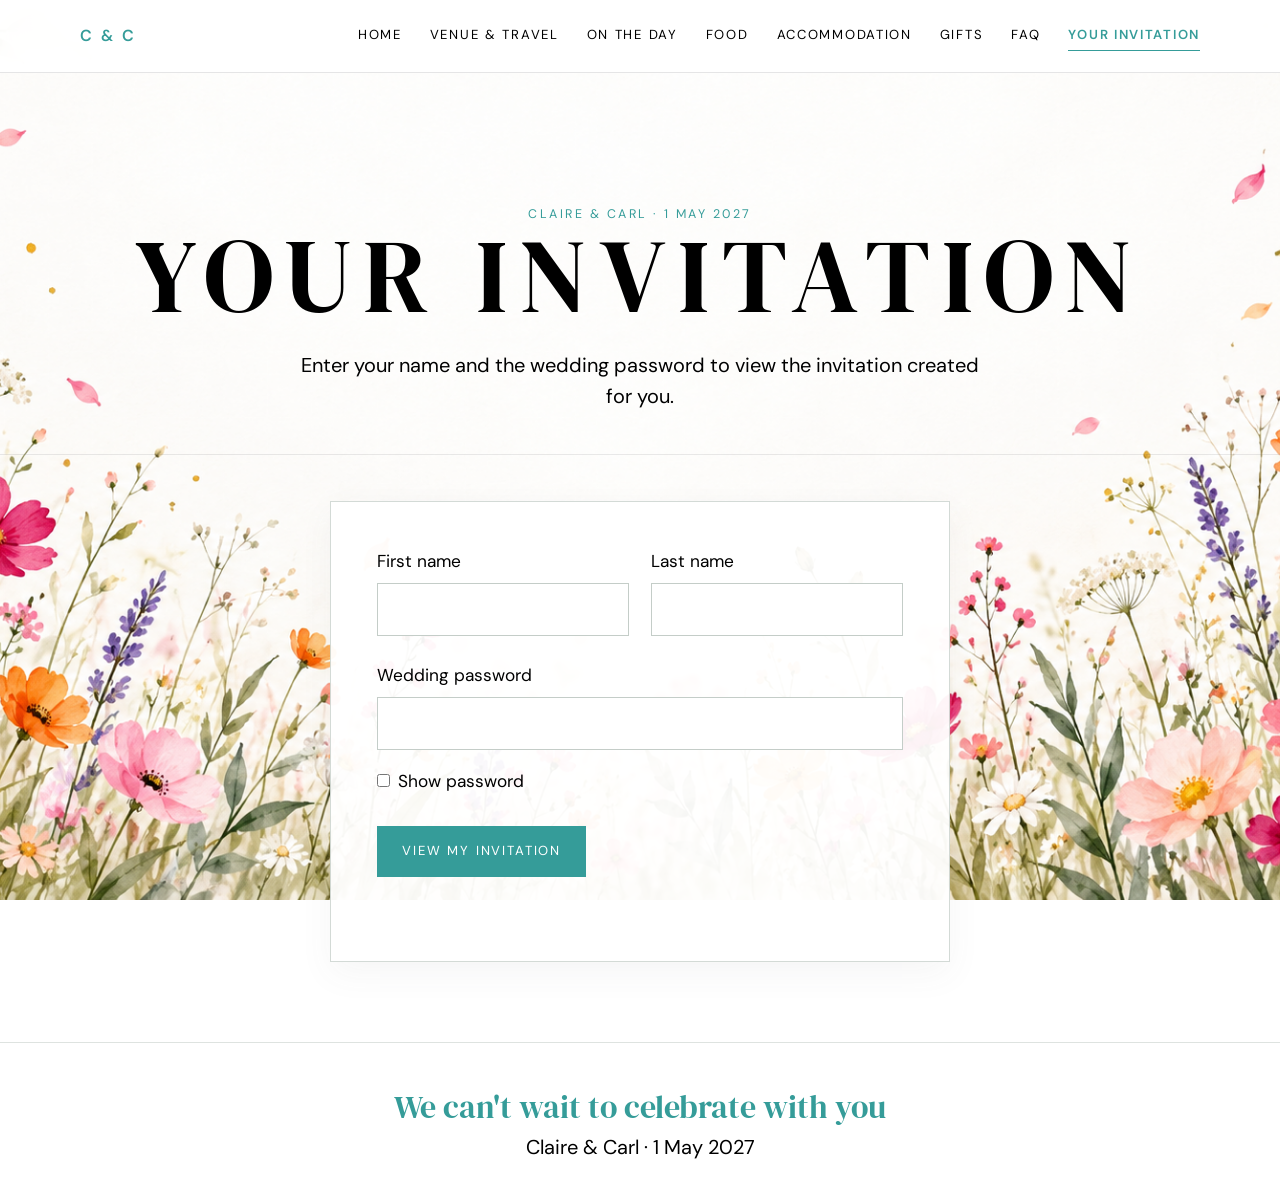
<file: thanks.html>
<!doctype html>
<html lang="en">
<head>
  <meta charset="utf-8">
  <script>document.documentElement.classList.add('has-js');</script>
  <meta name="viewport" content="width=device-width, initial-scale=1">
  <meta name="theme-color" content="#ffffff">
  <meta name="description" content="RSVP received for Claire and Carl's wedding">
  <title>Thank you | Claire & Carl</title>
  <link rel="icon" href="/favicon.ico" sizes="any">
  <link rel="icon" type="image/png" sizes="32x32" href="/favicon-32x32.png">
  <link rel="icon" type="image/png" sizes="16x16" href="/favicon-16x16.png">
  <link rel="apple-touch-icon" href="/apple-touch-icon.png">
  <link rel="stylesheet" href="/styles.css">
  <script src="/script.js" defer></script>
</head>
<body class="theme-thanks">
  <div class="password-screen">
    <div class="password-card">
      <p class="eyebrow">Claire & Carl</p>
      <h1>Welcome</h1>
      <p>Please enter the wedding password to continue.</p>
      <form class="password-form">
        <label class="hidden" for="site-password">Password</label>
        <input id="site-password" type="password" autocomplete="current-password" placeholder="Wedding password" required autofocus>
        <button type="submit">Enter</button>
        <p class="password-error" aria-live="polite"></p>
      </form>
    </div>
  </div>

  <header class="site-header">
    <nav class="nav" aria-label="Primary navigation">
      <a class="brand" href="/">C & C</a>
      <button class="menu-button" type="button" aria-expanded="false">Menu</button>
   <div class="nav-links">
  <a href="index.html">Home</a>
  <a href="venue.html">Venue &amp; Travel</a>
  <a href="on-the-day.html">On The Day</a>
     <a href="/food.html">Food</a>
  <a href="accommodation.html">Accommodation</a>
  <a href="gifts.html">Gifts</a>
  <a href="faq.html">FAQ</a>
  <a href="/invitation/">Your Invitation</a>
</div>
    </nav>
  </header>

  <main>
    <section class="hero">
      <div class="hero-card">
        <p class="kicker">Your response has been received</p>
        <h1 class="display" style="font-size:clamp(3.5rem,10vw,7rem)">Thank You</h1>
        <p class="script">Claire & Carl</p>
        <p class="lead">We have received your RSVP.</p>
        <a class="button" href="/">Return home</a>
      </div>
    </section>
  </main>

  <footer class="site-footer">
    <p class="footer-script">We can't wait to celebrate with you</p>
    <p>Claire & Carl · 1 May 2027</p>
  </footer>
</body>
</html>
</file>
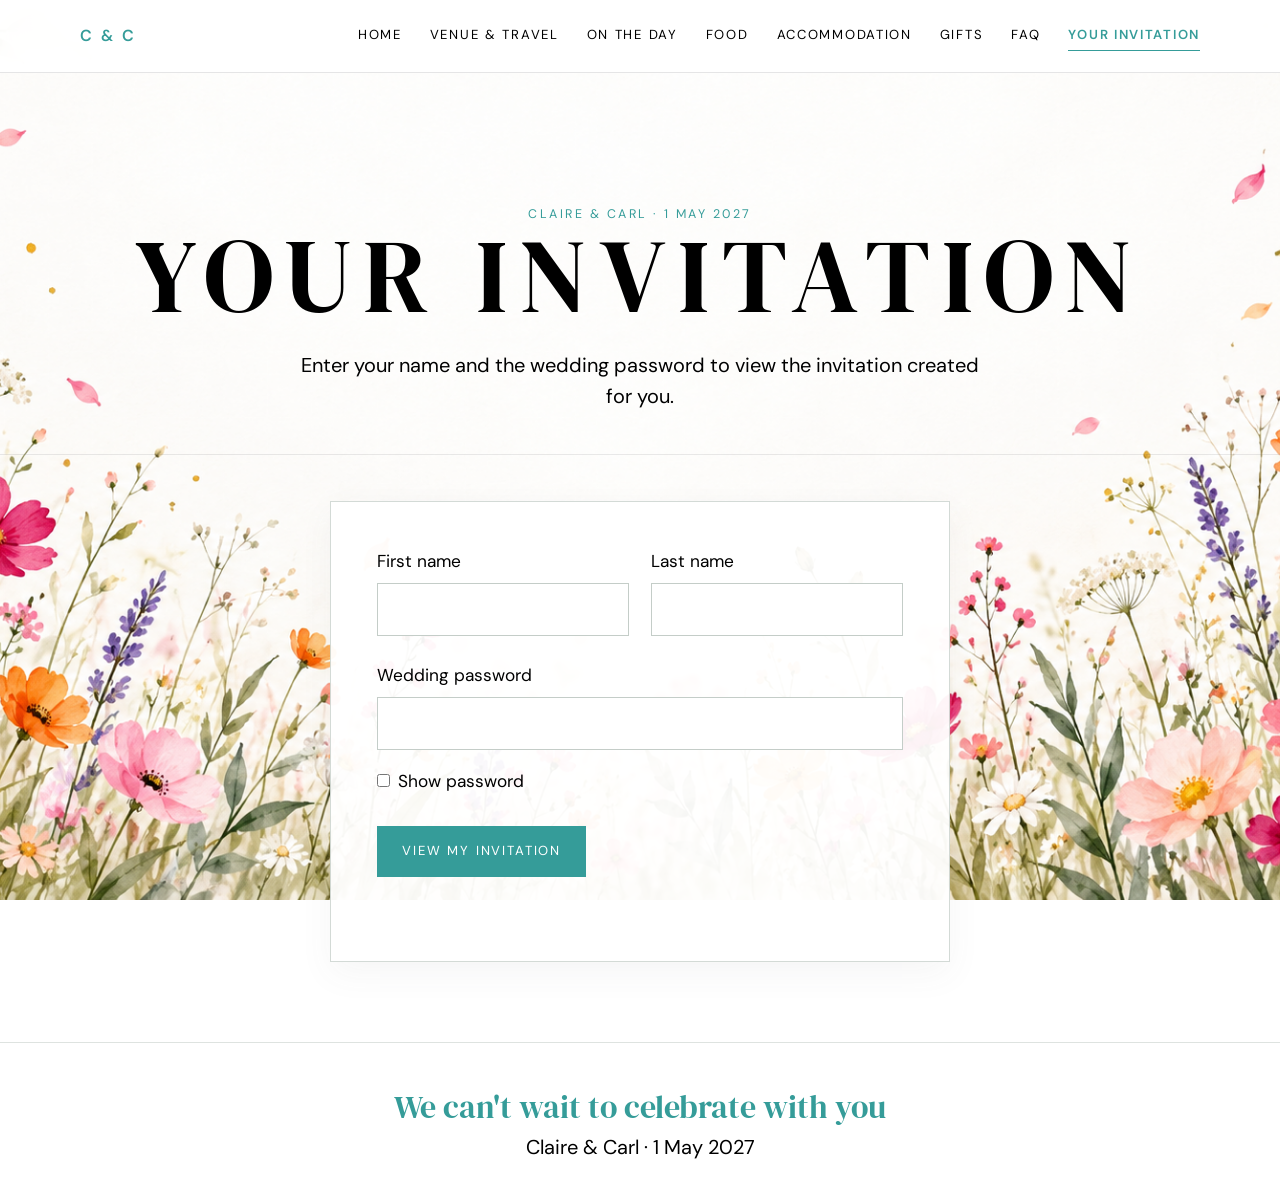
<file: venue.html>
<!doctype html>
<html lang="en">
<head>
  <meta charset="utf-8">
  <script>document.documentElement.classList.add('has-js');</script>

  <meta name="viewport" content="width=device-width, initial-scale=1">
  <meta name="theme-color" content="#ffffff">

  <meta
    name="description"
    content="Claire and Carl's wedding — 1 May 2027"
  >

  <title>Venue &amp; Travel | Claire & Carl</title>

  <link rel="icon" href="/favicon.ico" sizes="any">
  <link rel="icon" type="image/png" sizes="32x32" href="/favicon-32x32.png">
  <link rel="icon" type="image/png" sizes="16x16" href="/favicon-16x16.png">
  <link rel="apple-touch-icon" href="/apple-touch-icon.png">

  <link rel="stylesheet" href="/styles.css">
  <script src="/script.js" defer></script>

  <style>
    /*
     * Page-specific styling for the venue photograph.
     * Keeps the image within the site's content width
     * and prevents horizontal scrolling.
     */

    .venue-photo {
      width: 100%;
      max-width: 1100px;
      margin: 0 auto 36px;
      overflow: hidden;
    }

    .venue-photo img {
      display: block;
      width: 100%;
      max-width: 100%;
      height: auto;
    }
    
/* Fix Google Maps CTA */
.theme-venue a.map-link {
  display: inline-flex;
  align-items: center;
  justify-content: center;
  width: auto;
  max-width: 100%;
  padding: 14px 24px;
  background-color: #359c99;
  color: #ffffff !important;
  font-size: 16px;
  font-weight: 600;
  line-height: 1.4;
  text-align: center;
  text-decoration: none;
  opacity: 1;
  visibility: visible;
  border-radius: 4px;
}

.theme-venue a.map-link:hover,
.theme-venue a.map-link:focus-visible {
  background-color: #287d7a;
  color: #ffffff !important;
}

  </style>
</head>

<body class="theme-venue">

  <!-- Password screen -->
  <div class="password-screen">
    <div class="password-card">

      <p class="eyebrow">Claire & Carl</p>

      <h1>Welcome</h1>

      <p>
        Please enter the wedding password to continue.
      </p>

      <form class="password-form">

        <label
          class="hidden"
          for="site-password"
        >
          Password
        </label>

        <input
          id="site-password"
          type="password"
          autocomplete="current-password"
          placeholder="Wedding password"
          required
          autofocus
        >

        <button type="submit">
          Enter
        </button>

        <p
          class="password-error"
          aria-live="polite"
        ></p>

      </form>

    </div>
  </div>


  <!-- Navigation -->
  <header class="site-header">

    <nav
      class="nav"
      aria-label="Primary navigation"
    >

      <a
        class="brand"
        href="/"
      >
        C & C
      </a>

      <button
        class="menu-button"
        type="button"
        aria-expanded="false"
      >
        Menu
      </button>

      <div class="nav-links">

        <a href="index.html">
          Home
        </a>

        <a
          href="venue.html"
          aria-current="page"
        >
          Venue &amp; Travel
        </a>

        <a href="on-the-day.html">
          On The Day
        </a>
<a href="/food.html">Food</a>
        <a href="accommodation.html">
          Accommodation
        </a>

        <a href="gifts.html">
          Gifts
        </a>

        <a href="faq.html">
          FAQ
        </a>

        <a href="/invitation/">
          Your Invitation
        </a>

      </div>

    </nav>

  </header>


  <main>

    <!-- Page heading -->
    <section class="page-hero">

      <p class="eyebrow">
        The day
      </p>

      <h1>
        Venue &amp; Travel
      </h1>

      <p>
        The ceremony and celebrations will take place at
        The Fox &amp; Goose, Pudding Pie Hill, Chesterfield, S42 7JJ.
      </p>

    </section>


    <!-- Venue photograph and details -->
    <section class="section section-surface surface-ivory">

      <div class="venue-photo">

        <img
          src="/images/fox-1.jpg"
          alt="The Fox &amp; Goose wedding venue"
        >

      </div>


      <div class="details-grid">

        <article class="detail-card">

          <p class="eyebrow">
            Date
          </p>

          <h2>
            Saturday 1 May 2027
          </h2>

        </article>


        <article class="detail-card">

          <p class="eyebrow">
            Ceremony
          </p>

          <h2>
            2:00pm
          </h2>

          <p>
            Please arrive from 1:00pm and be seated in good time.
          </p>

        </article>


        <article class="detail-card">

          <p class="eyebrow">
            Location
          </p>

          <h2>
            The Fox &amp; Goose
          </h2>

          <p>
            Pudding Pie Hill<br>
            Chesterfield<br>
            S42 7JJ
          </p>

        </article>

      </div>


      <a
        class="map-link"
        href="https://www.google.com/maps/search/?api=1&query=The+Fox+and+Goose+Pudding+Pie+Hill+Chesterfield+S42+7JJ"
        target="_blank"
        rel="noopener"
      >
        Open in Google Maps
      </a>

    </section>

  </main>


  <footer class="site-footer">

    <p class="footer-script">
      We can't wait to celebrate with you
    </p>

    <p>
      Claire &amp; Carl · 1 May 2027
    </p>

  </footer>

</body>
</html>
```
</file>
<file: styles.css>
@import url('https://fonts.googleapis.com/css2?family=Bebas+Neue&family=DM+Sans:wght@400;500;600;700&family=DM+Serif+Display:ital@0;1&display=swap');

:root {
  --paper: #ffffff;
  --paper-light: #ffffff;
  --ink: #000000;
  --muted: #000000;
  --line: rgba(72, 101, 84, .24);
  --soft: #dfe7e6;
  --accent: #359c99;
  --accent-bright: #52b5b1;
  --coral: #da534c;
  --gold: #e5bb60;
  --sage: #798678;
  --teal: #359c99;
  --leaf: #486554;
  --blue: #7f9fc9;
  --max-width: 1120px;
}

* { box-sizing: border-box; }

html { scroll-behavior: smooth; }

body {
  margin: 0;
  background: var(--paper-light);
  color: var(--ink);
  font-family: "DM Sans", Arial, sans-serif;
  font-size: 20px;
  line-height: 1.55;
}

a { color: inherit; }

.site-header {
  position: sticky;
  top: 0;
  z-index: 20;
  background: rgba(255, 253, 249, .95);
  border-bottom: 1px solid rgba(23, 23, 23, .12);
  backdrop-filter: blur(10px);
}

.nav {
  width: min(var(--max-width), calc(100% - 32px));
  margin: 0 auto;
  min-height: 72px;
  display: flex;
  align-items: center;
  justify-content: space-between;
  gap: 24px;
}

.brand {
  text-decoration: none;
  text-transform: uppercase;
  letter-spacing: .16em;
  font-size: 1rem;
}

.nav-links {
  display: flex;
  align-items: center;
  gap: 28px;
}

.nav-links a {
  text-decoration: none;
  text-transform: uppercase;
  letter-spacing: .13em;
  font-size: .82rem;
  padding: 4px 0;
  border-bottom: 1px solid transparent;
}

.nav-links a:hover,
.nav-links a[aria-current="page"] {
  border-bottom-color: var(--ink);
}

.menu-button {
  display: none;
  border: 0;
  background: transparent;
  font: inherit;
  cursor: pointer;
  text-transform: uppercase;
  letter-spacing: .12em;
}

.hero {
  min-height: calc(100vh - 72px);
  display: grid;
  place-items: center;
  padding: 56px 20px;
}

.hero-card {
  width: min(760px, 100%);
  text-align: center;
  position: relative;
  padding: 56px 44px 60px;
}

.hero-card::before,
.hero-card::after {
  content: "";
  position: absolute;
  width: 90px;
  height: 1px;
  background: var(--ink);
  top: 50%;
}

.hero-card::before { left: -20px; }
.hero-card::after { right: -20px; }

.kicker {
  text-transform: uppercase;
  letter-spacing: .24em;
  font-size: .78rem;
  margin: 0 0 22px;
}

.display {
  font-family: "DM Serif Display", Georgia, serif;
  margin: 0;
  font-size: clamp(4.5rem, 13vw, 8.5rem);
  line-height: .8;
  font-weight: 400;
  text-transform: uppercase;
  letter-spacing: .08em;
}

.script {
  display: block;
  font-family: "DM Serif Display", Georgia, serif;
  font-size: clamp(3.5rem, 9vw, 6.2rem);
  line-height: .8;
  font-weight: 400;
  margin: 18px 0 10px;
  text-transform: none;
  letter-spacing: 0;
}

.names {
  font-family: "DM Serif Display", Georgia, serif;
  margin: 30px 0 6px;
  font-size: clamp(2rem, 5vw, 3.6rem);
  text-transform: uppercase;
  letter-spacing: .12em;
  font-weight: 400;
}

.date {
  margin: 0;
  text-transform: uppercase;
  letter-spacing: .18em;
  font-size: 1.2rem;
}

.scroll-note {
  margin-top: 40px;
  font-family: "DM Serif Display", Georgia, serif;
  font-size: 2rem;
}

.page-hero {
  padding: 110px 20px 70px;
  text-align: center;
  border-bottom: 1px solid var(--line);
}

.page-hero h1 {
  font-family: "DM Serif Display", Georgia, serif;
  margin: 0;
  text-transform: uppercase;
  letter-spacing: .12em;
  font-weight: 400;
  font-size: clamp(3.2rem, 9vw, 6.5rem);
  line-height: 1;
}

.page-hero p {
  margin: 22px auto 0;
  max-width: 680px;
  color: var(--muted);
}

.section {
  width: min(var(--max-width), calc(100% - 36px));
  margin: 0 auto;
  padding: 80px 0;
}

.section.narrow {
  width: min(760px, calc(100% - 36px));
}

.eyebrow {
  margin: 0 0 10px;
  text-transform: uppercase;
  letter-spacing: .2em;
  font-size: .78rem;
}

.section-title {
  font-family: "DM Serif Display", Georgia, serif;
  margin: 0 0 24px;
  font-size: clamp(2.2rem, 5vw, 4rem);
  line-height: 1;
  font-weight: 400;
}

.lead {
  font-size: 1.28rem;
  color: var(--muted);
}

.details-grid {
  display: grid;
  grid-template-columns: repeat(3, 1fr);
  gap: 22px;
  margin-top: 42px;
}

.detail-card,
.hotel-card {
  border: 1px solid var(--line);
  padding: 30px;
  background: rgba(255,255,255,.35);
}

.detail-card h2,
.hotel-card h2 {
  font-family: "DM Serif Display", Georgia, serif;
  margin: 0 0 8px;
  font-weight: 500;
  font-size: 1.65rem;
}

.detail-card p,
.hotel-card p {
  margin: 0;
  color: var(--muted);
}

.timeline {
  display: grid;
  gap: 0;
  margin-top: 42px;
  border-top: 1px solid var(--line);
}

.timeline-item {
  display: grid;
  grid-template-columns: 150px 1fr;
  gap: 28px;
  padding: 22px 0;
  border-bottom: 1px solid var(--line);
}

.timeline-time {
  text-transform: uppercase;
  letter-spacing: .12em;
  font-size: .9rem;
}

.map-link,
.button {
  display: inline-block;
  margin-top: 24px;
  border: 1px solid var(--ink);
  padding: 11px 20px;
  text-decoration: none;
  text-transform: uppercase;
  letter-spacing: .14em;
  font-size: .8rem;
  transition: .2s ease;
}

.map-link:hover,
.button:hover {
  background: var(--ink);
  color: var(--paper);
}

.hotel-grid {
  display: grid;
  grid-template-columns: repeat(3, 1fr);
  gap: 22px;
  margin-top: 38px;
}

.hotel-meta {
  margin-top: 18px !important;
  font-size: .95rem;
}

.notice {
  margin-top: 40px;
  padding: 22px 24px;
  background: var(--soft);
  border-left: 2px solid var(--accent);
}

.faq-list {
  border-top: 1px solid var(--line);
  margin-top: 40px;
}

.faq-item {
  border-bottom: 1px solid var(--line);
}

.faq-question {
  width: 100%;
  text-align: left;
  border: 0;
  background: transparent;
  padding: 24px 0;
  font: inherit;
  font-size: 1.35rem;
  cursor: pointer;
  display: flex;
  justify-content: space-between;
  gap: 20px;
}

.faq-answer {
  display: none;
  padding: 0 0 24px;
  color: var(--muted);
}

.faq-item.open .faq-answer { display: block; }
.faq-icon { transition: transform .2s ease; }
.faq-item.open .faq-icon { transform: rotate(45deg); }

.site-footer {
  border-top: 1px solid var(--line);
  padding: 40px 20px;
  text-align: center;
}

.site-footer p {
  margin: 0;
}

.footer-script {
  font-family: "DM Serif Display", Georgia, serif;
  font-size: 2rem;
}

.password-screen {
  position: fixed;
  inset: 0;
  z-index: 1000;
  display: grid;
  place-items: center;
  background: var(--paper);
  padding: 20px;
}

.password-card {
  width: min(480px, 100%);
  text-align: center;
  border: 1px solid var(--line);
  padding: 44px 34px;
}

.password-card h1 {
  font-family: "DM Serif Display", Georgia, serif;
  margin: 0 0 8px;
  font-size: 2.4rem;
  font-weight: 400;
  text-transform: uppercase;
  letter-spacing: .12em;
}

.password-card p {
  margin: 0 0 26px;
  color: var(--muted);
}

.password-form {
  display: grid;
  gap: 12px;
}

.password-form input {
  width: 100%;
  border: 1px solid var(--ink);
  background: transparent;
  padding: 13px 14px;
  font: inherit;
  font-size: 1rem;
}

.password-form button {
  border: 1px solid var(--ink);
  background: var(--ink);
  color: var(--paper);
  padding: 13px 14px;
  font: inherit;
  text-transform: uppercase;
  letter-spacing: .15em;
  cursor: pointer;
}

.password-error {
  min-height: 1.5em;
  color: #8c2f2f !important;
  margin: 8px 0 0 !important;
}

.hidden { display: none !important; }

@media (max-width: 820px) {
  .menu-button { display: block; }

  .nav-links {
    position: absolute;
    top: 72px;
    left: 0;
    right: 0;
    display: none;
    flex-direction: column;
    align-items: flex-start;
    gap: 0;
    background: var(--paper);
    border-bottom: 1px solid var(--line);
    padding: 10px 20px 18px;
  }

  .nav-links.open { display: flex; }
  .nav-links a { width: 100%; padding: 12px 0; }

  .details-grid,
  .hotel-grid { grid-template-columns: 1fr; }

  .hero-card::before,
  .hero-card::after { display: none; }
}

@media (max-width: 560px) {
  body { font-size: 18px; }
  .hero-card { padding: 34px 8px; }

  .timeline-item {
    grid-template-columns: 1fr;
    gap: 5px;
  }
}

.rsvp-form {
  border-top: 1px solid var(--line);
  padding-top: 38px;
}

.form-grid {
  display: grid;
  grid-template-columns: repeat(2, 1fr);
  gap: 26px 22px;
}

.form-field {
  display: grid;
  gap: 8px;
}

.form-field-full {
  grid-column: 1 / -1;
}

.form-field label,
.form-field legend {
  font-size: 1.08rem;
}

.form-field input,
.form-field textarea {
  width: 100%;
  border: 1px solid var(--line);
  border-radius: 0;
  background: rgba(255,255,255,.45);
  color: var(--ink);
  padding: 13px 14px;
  font: inherit;
  font-size: 1rem;
}

.form-field input:focus,
.form-field textarea:focus {
  outline: 1px solid var(--ink);
  outline-offset: 2px;
}

.form-field textarea {
  resize: vertical;
}

.form-field fieldset,
fieldset.form-field {
  border: 0;
  padding: 0;
  margin: 0;
}

.radio-option {
  display: flex;
  align-items: center;
  gap: 10px;
  width: fit-content;
  cursor: pointer;
}

.radio-option input {
  width: auto;
  accent-color: var(--ink);
}

.optional {
  color: var(--muted);
  font-size: .9rem;
}

.submit-button {
  margin-top: 32px;
  border: 1px solid var(--ink);
  background: var(--ink);
  color: var(--paper);
  padding: 14px 24px;
  font: inherit;
  text-transform: uppercase;
  letter-spacing: .14em;
  font-size: .82rem;
  cursor: pointer;
}

.submit-button:hover {
  background: transparent;
  color: var(--ink);
}

@media (max-width: 620px) {
  .form-grid {
    grid-template-columns: 1fr;
  }

  .form-field {
    grid-column: 1 / -1;
  }
}

.section-heading-row {
  display: flex;
  justify-content: space-between;
  align-items: end;
  gap: 32px;
  margin-bottom: 32px;
}

.gallery-intro {
  max-width: 430px;
  color: var(--muted);
}

.photo-grid {
  column-count: 3;
  column-gap: 20px;
  width: 100%;
}

.photo-card {
  display: inline-block;
  width: 100%;
  margin: 0 0 20px;
  break-inside: avoid;
}

.photo-card img {
  display: block;
  width: 100%;
  height: auto;
  border: 1px solid var(--line);
}

@media (max-width: 900px) {
  .photo-grid {
    column-count: 2;
  }
}

@media (max-width: 600px) {
  .photo-grid {
    column-count: 1;
  }
}

.travel-grid {
  display: grid;
  grid-template-columns: repeat(2, 1fr);
  gap: 22px;
  margin-top: 36px;
}

.travel-card {
  border: 1px solid var(--line);
  padding: 30px;
}

.travel-card h2 {
  font-family: "DM Serif Display", Georgia, serif;
  margin: 0 0 10px;
  font-size: 1.65rem;
  font-weight: 500;
}

.travel-card p {
  color: var(--muted);
}

.gift-placeholder {
  margin-top: 42px;
  padding: 34px;
  border: 1px solid var(--line);
  text-align: center;
  background: var(--soft);
}

.gift-placeholder h3 {
  font-family: "DM Serif Display", Georgia, serif;
  margin: 0 0 8px;
  font-size: 2rem;
  font-weight: 400;
}

@media (max-width: 760px) {
  .section-heading-row {
    display: block;
  }

  .photo-grid,
  .travel-grid {
    grid-template-columns: 1fr;
  }
}

/* ================================================================
   Illustrated wildflower theme — August 2026
   One shared background, pigeon-flower palette, no hero imagery
   ================================================================ */

body {
  position: relative;
  isolation: isolate;
  background: #fff;
  color: var(--ink);
}

body::before {
  content: "";
  position: fixed;
  inset: 0;
  z-index: -2;
  pointer-events: none;
  background-color: #fff;
  background-image: url("/images/theme/wildflower-meadow-background.png");
  background-repeat: no-repeat;
  background-position: center bottom;
  background-size: cover;
}

.site-header {
  background: rgba(255, 255, 255, .96);
  border-bottom-color: rgba(82, 85, 90, .15);
  -webkit-backdrop-filter: blur(12px);
  backdrop-filter: blur(12px);
}

.brand {
  color: var(--accent);
  font-weight: 600;
}

.nav-links a:hover,
.nav-links a[aria-current="page"] {
  color: var(--accent);
  border-bottom-color: var(--accent);
}

.hero,
.page-hero {
  position: relative;
  isolation: isolate;
  overflow: visible;
  background: transparent;
}

.hero::before,
.hero::after,
.page-hero::before,
.page-hero::after {
  content: none !important;
  display: none !important;
}

.page-hero {
  border-bottom-color: rgba(82, 85, 90, .12);
}

.hero-card {
  background: rgba(255, 255, 255, .90);
  border: 1px solid rgba(82, 85, 90, .15);
  box-shadow: 0 20px 60px rgba(82, 85, 90, .08);
  -webkit-backdrop-filter: blur(6px);
  backdrop-filter: blur(6px);
}

.hero-card::before,
.hero-card::after {
  background: var(--accent);
}

.kicker,
.eyebrow,
.script,
.footer-script,
.scroll-note {
  color: var(--accent);
}

.page-hero p {
  color: var(--ink);
  text-shadow: 0 1px 12px rgba(255, 255, 255, .95);
}

.section-surface,
.surface-ivory,
.surface-blush,
.surface-lilac,
.surface-sage,
.surface-peach,
.surface-gold {
  --section-bg: rgba(255, 255, 255, .91);
  background: rgba(255, 255, 255, .91);
  box-shadow: none;
  clip-path: none;
  border-radius: 2px;
  -webkit-backdrop-filter: blur(4px);
  backdrop-filter: blur(4px);
}

.detail-card,
.hotel-card,
.travel-card,
.gift-placeholder,
.login-card,
.invitation-card,
.plan-card,
.rsvp-panel {
  background: rgba(255, 255, 255, .95);
  border-color: rgba(72, 101, 84, .22);
  box-shadow: 0 12px 32px rgba(82, 85, 90, .055);
}

.notice,
.response-panel {
  background: rgba(229, 187, 96, .15);
  border-left-color: var(--accent);
}

.map-link,
.button,
.submit-button,
.password-form button {
  border-color: var(--accent);
  background: var(--accent);
  color: #fff;
}

.map-link:hover,
.button:hover,
.submit-button:hover,
.password-form button:hover {
  background: #fff;
  color: var(--accent);
}

.text-button {
  color: var(--accent);
}

.form-field input,
.form-field textarea,
.password-form input {
  background: rgba(255, 255, 255, .97);
  border-color: rgba(72, 101, 84, .32);
}

.form-field input:focus,
.form-field textarea:focus,
.password-form input:focus {
  outline-color: var(--teal);
}

.radio-option input,
.password-visibility input {
  accent-color: var(--accent);
}

.faq-question:hover {
  color: var(--accent);
}

.site-footer {
  background: rgba(255, 255, 255, .94);
  border-top-color: rgba(72, 101, 84, .18);
  -webkit-backdrop-filter: blur(5px);
  backdrop-filter: blur(5px);
}

.password-screen {
  background: rgba(255, 255, 255, .78);
  -webkit-backdrop-filter: blur(3px);
  backdrop-filter: blur(3px);
}

.password-card {
  background: rgba(255, 255, 255, .96);
  border-color: rgba(72, 101, 84, .22);
  box-shadow: 0 20px 60px rgba(82, 85, 90, .08);
}

body.theme-invitation main {
  min-height: calc(100vh - 72px);
  background: transparent;
}

body.theme-invitation .page-hero {
  background: transparent;
}

body.theme-invitation .dashboard-section {
  padding: 42px clamp(22px, 4vw, 42px);
  background: rgba(255, 255, 255, .94);
  border: 1px solid rgba(72, 101, 84, .18);
  box-shadow: 0 12px 32px rgba(82, 85, 90, .045);
  -webkit-backdrop-filter: blur(4px);
  backdrop-filter: blur(4px);
}

body.theme-invitation .dashboard-section + .dashboard-section {
  margin-top: 28px;
  border-top: 1px solid rgba(72, 101, 84, .18);
}

body.theme-invitation .guest-greeting {
  padding: 12px 18px;
  background: rgba(255, 255, 255, .93);
  border: 1px solid rgba(72, 101, 84, .16);
}

@media (max-width: 820px) {
  .nav-links {
    background: rgba(255, 255, 255, .99);
  }

  body::before {
    background-size: auto 100%;
    background-position: center bottom;
  }

  .section-surface,
  .surface-ivory,
  .surface-blush,
  .surface-lilac,
  .surface-sage,
  .surface-peach,
  .surface-gold {
    background: rgba(255, 255, 255, .94);
  }
}

/* ---------------------------------------------------------------
   Motion: dissolve/reveal as content moves through the viewport
   --------------------------------------------------------------- */

.scroll-reveal,
.image-dissolve {
  will-change: opacity, transform, filter;
  transition:
    opacity .78s cubic-bezier(.2,.7,.2,1),
    transform .9s cubic-bezier(.2,.7,.2,1),
    filter .85s ease;
}

.has-js .scroll-reveal {
  opacity: 0;
  transform: translateY(24px);
  filter: blur(4px);
}

.has-js .scroll-reveal.is-visible {
  opacity: 1;
  transform: translateY(0);
  filter: blur(0);
}

.has-js .image-dissolve {
  opacity: .08;
  transform: translateY(26px) scale(.985);
  filter: blur(13px) saturate(.82);
}

.has-js .image-dissolve.is-visible {
  opacity: 1;
  transform: translateY(0) scale(1);
  filter: blur(0) saturate(1);
}

/* ---------------------------------------------------------------
   Page-to-page fade transition
   --------------------------------------------------------------- */

body {
  transition: opacity .30s ease, filter .30s ease;
}

.has-js body:not(.page-ready) {
  opacity: 0;
}

.has-js body.page-ready {
  opacity: 1;
  filter: none;
}

.has-js body.page-leaving {
  opacity: 0;
  filter: blur(3px);
  pointer-events: none;
}

@view-transition {
  navigation: auto;
}

::view-transition-old(root) {
  animation: wedding-page-out .28s ease both;
}

::view-transition-new(root) {
  animation: wedding-page-in .38s ease both;
}

@keyframes wedding-page-out {
  to { opacity: 0; filter: blur(3px); }
}

@keyframes wedding-page-in {
  from { opacity: 0; filter: blur(3px); }
  to { opacity: 1; filter: none; }
}

@media (max-width: 820px) {
  .nav-links {
    background: rgba(255, 255, 255, .99);
  }

  .hero::before,
  .page-hero::before {
    background-position: center;
  }
}

@media (prefers-reduced-motion: reduce) {
  html { scroll-behavior: auto; }

  body,
  .scroll-reveal,
  .image-dissolve,
  .hero::before,
  .page-hero::before {
    transition: none !important;
    animation: none !important;
  }

  .has-js body:not(.page-ready),
  .has-js body.page-leaving,
  .has-js .scroll-reveal,
  .has-js .image-dissolve {
    opacity: 1 !important;
    transform: none !important;
    filter: none !important;
  }
}

@media (prefers-reduced-transparency: reduce) {
  .site-header,
  .hero-card {
    -webkit-backdrop-filter: none;
    backdrop-filter: none;
  }
}

/* -------------------------------------------------------
   PREZOLA LIVE GIFT LIST
   ------------------------------------------------------- */

.prezola-section {
  width: min(1500px, calc(100% - 2rem));
  margin-inline: auto;
}

.prezola-header {
  display: flex;
  align-items: end;
  justify-content: space-between;
  gap: 2rem;
  margin-bottom: 1.25rem;
}

.prezola-header > div {
  max-width: 760px;
}

.prezola-frame-wrap {
  width: 100%;
  overflow: hidden;
  background: #fff;
  border: 1px solid rgba(52, 74, 65, .18);
  border-radius: 18px;
  box-shadow: 0 12px 34px rgba(43, 54, 55, .08);
}

.prezola-frame {
  display: block;
  width: 100%;
  height: 1450px;
  border: 0;
  background: #fff;
}

.prezola-fallback {
  margin-top: .9rem;
  text-align: center;
  font-size: .95rem;
}

.prezola-fallback a {
  font-weight: 700;
}

@media (max-width: 820px) {
  .prezola-section {
    width: min(100% - 1rem, 1500px);
  }

  .prezola-header {
    align-items: stretch;
    flex-direction: column;
    gap: 1rem;
  }

  .prezola-header .button {
    align-self: flex-start;
  }

  .prezola-frame-wrap {
    border-radius: 12px;
  }

  .prezola-frame {
    height: 1250px;
  }
}

/* Gallery captions */

.photo-card {
  background: rgba(255, 255, 255, .96);
}

.photo-caption {
  margin: 0;
  padding: 11px 13px 12px;
  border: 1px solid var(--line);
  border-top: 0;
  color: var(--muted);
  background: rgba(255, 255, 255, .97);
  font-size: .94rem;
  line-height: 1.45;
  text-align: center;
}

.photo-caption:empty {
  display: none;
}

.photo-card:has(.photo-caption:not(:empty)) img {
  border-bottom: 0;
}

@media (max-width: 600px) {
  .photo-caption {
    padding: 10px 12px 11px;
    font-size: .9rem;
  }
}

/* On The Day – Entertainment */

.entertainment-grid {
  display: grid;
  grid-template-columns: repeat(2, minmax(0, 1fr));
  gap: 28px;
  margin-top: 34px;
}

.entertainment-card {
  overflow: hidden;
  background: rgba(255, 255, 255, 0.96);
  border: 1px solid var(--line);
  border-radius: 18px;
}

.entertainment-image {
  display: block;
  width: 100%;
  aspect-ratio: 1 / 1;
  object-fit: cover;
}

.entertainment-content {
  padding: 26px;
}

.entertainment-content h2 {
  font-family: "DM Serif Display", Georgia, serif;
  margin-top: 4px;
}

.entertainment-times {
  margin-top: 22px;
  font-weight: 700;
}

.social-links {
  display: flex;
  flex-wrap: wrap;
  gap: 16px;
  margin-top: 22px;
}

.social-link {
  display: inline-flex;
  align-items: center;
  gap: 8px;
  margin-top: 18px;
  font-weight: 700;
  text-decoration: none;
}

.social-link:hover {
  text-decoration: underline;
}

.social-icon {
  width: 20px;
  height: 20px;
  object-fit: contain;
}

@media (max-width: 760px) {
  .entertainment-grid {
    grid-template-columns: 1fr;
  }

  .entertainment-content {
    padding: 22px;
  }
}

.page-hero .eyebrow,
.page-hero .kicker {
  color: var(--accent);
}

.faq-section {
  padding-top: 0;
}

/* ==========================================================
   HOMEPAGE RSVP BUTTON
   Matches the existing wedding website button styling
   ========================================================== */

.home-rsvp-button {
  display: inline-flex;
  align-items: center;
  justify-content: center;
  margin: 24px auto 18px;
  padding: 14px 24px;
  background: var(--accent);
  color: #ffffff;
  border: 1px solid var(--accent);
  border-radius: 0;
  font-family: "DM Sans", Arial, sans-serif;
  font-size: .82rem;
  font-weight: 400;
  line-height: 1.55;
  letter-spacing: .14em;
  text-transform: uppercase;
  text-decoration: none;
  transition: background-color .2s ease, color .2s ease;
}

.home-rsvp-button:hover,
.home-rsvp-button:focus-visible {
  background: #ffffff;
  color: var(--accent);
  transform: none;
}

.home-rsvp-button[hidden] {
  display: none !important;
}

/* Append these rules to the END of your existing styles.css.
   Do not replace the rest of your stylesheet. */
html.guest-auth-pending body {
  visibility: hidden !important;
}

/* The old site-wide password screen is superseded by the guest login. */
.password-screen {
  display: none !important;
}

/* Teal hyperlinks within page content only */
main a:not(.btn):not(.button) {
  color: #359c99;
  text-decoration: none;
}

main a:not(.btn):not(.button):hover {
  color: #287d7a;
  text-decoration: none;
}
</file>
